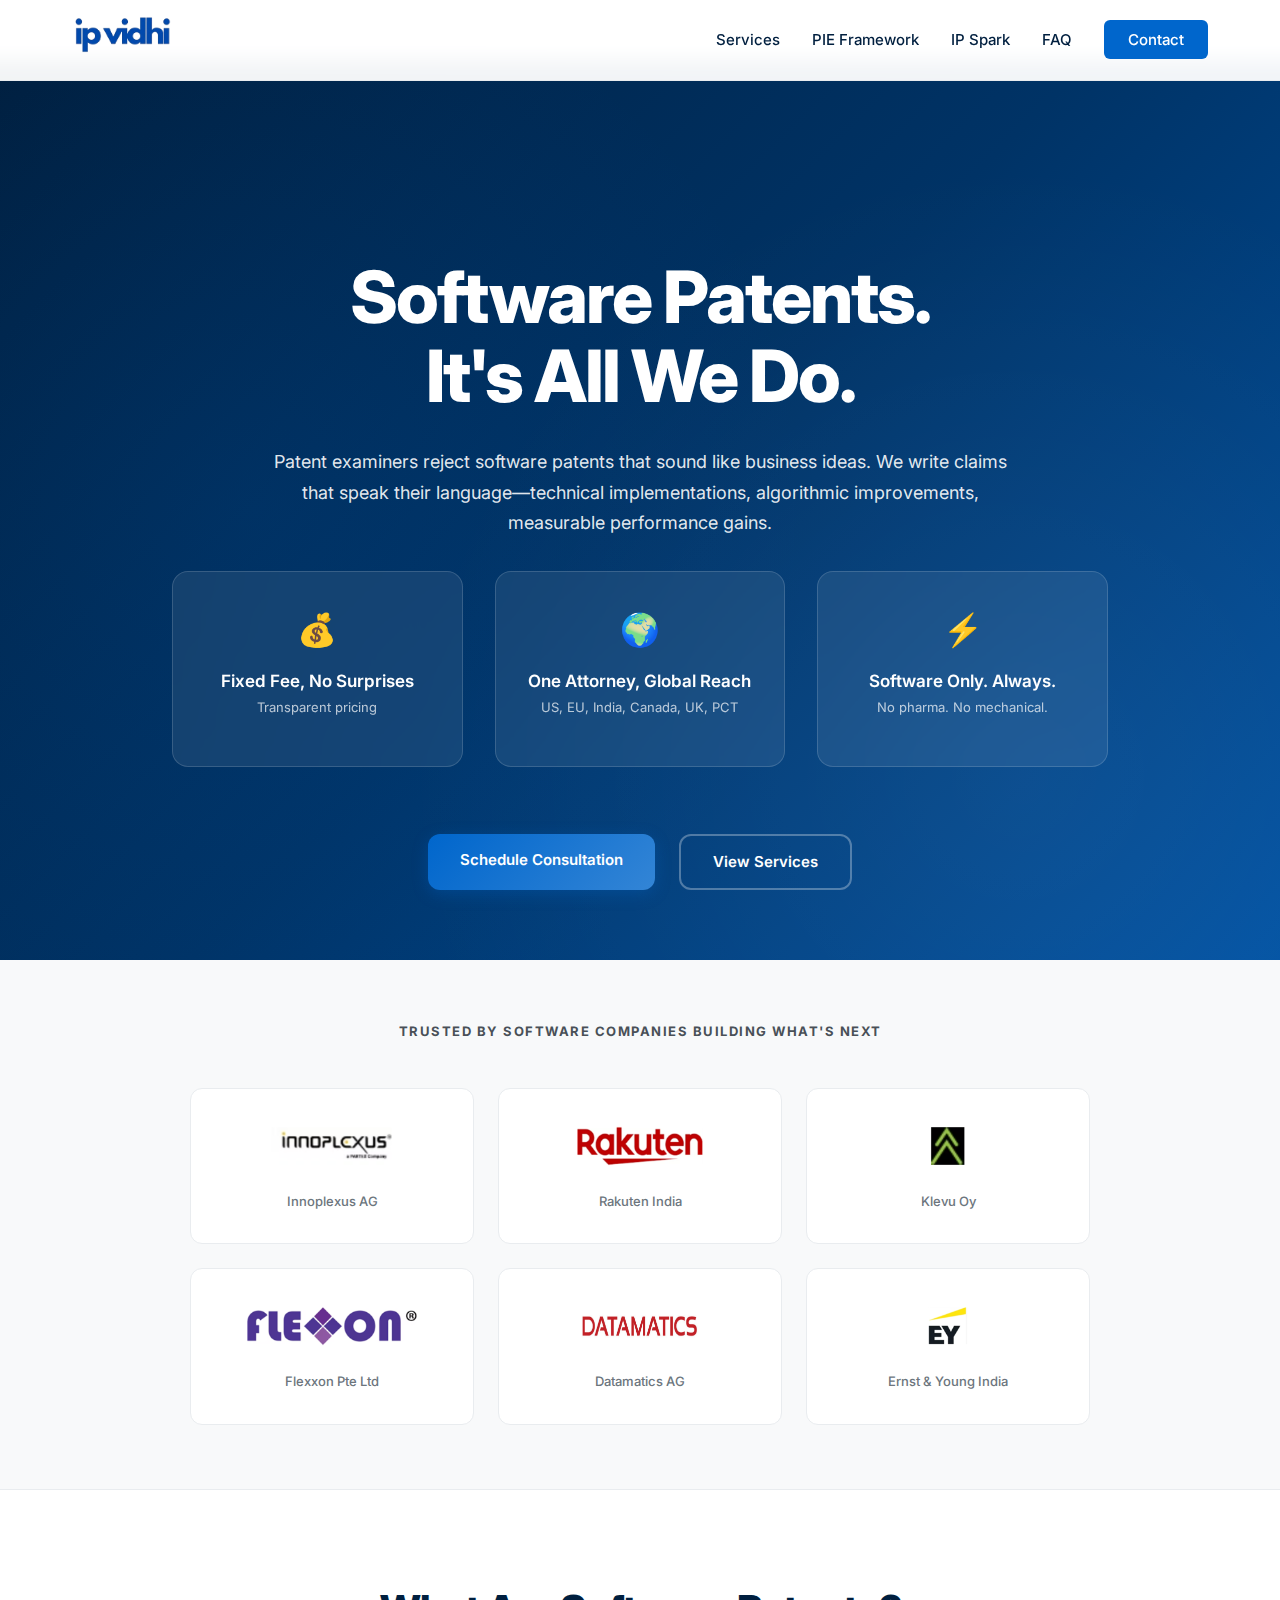
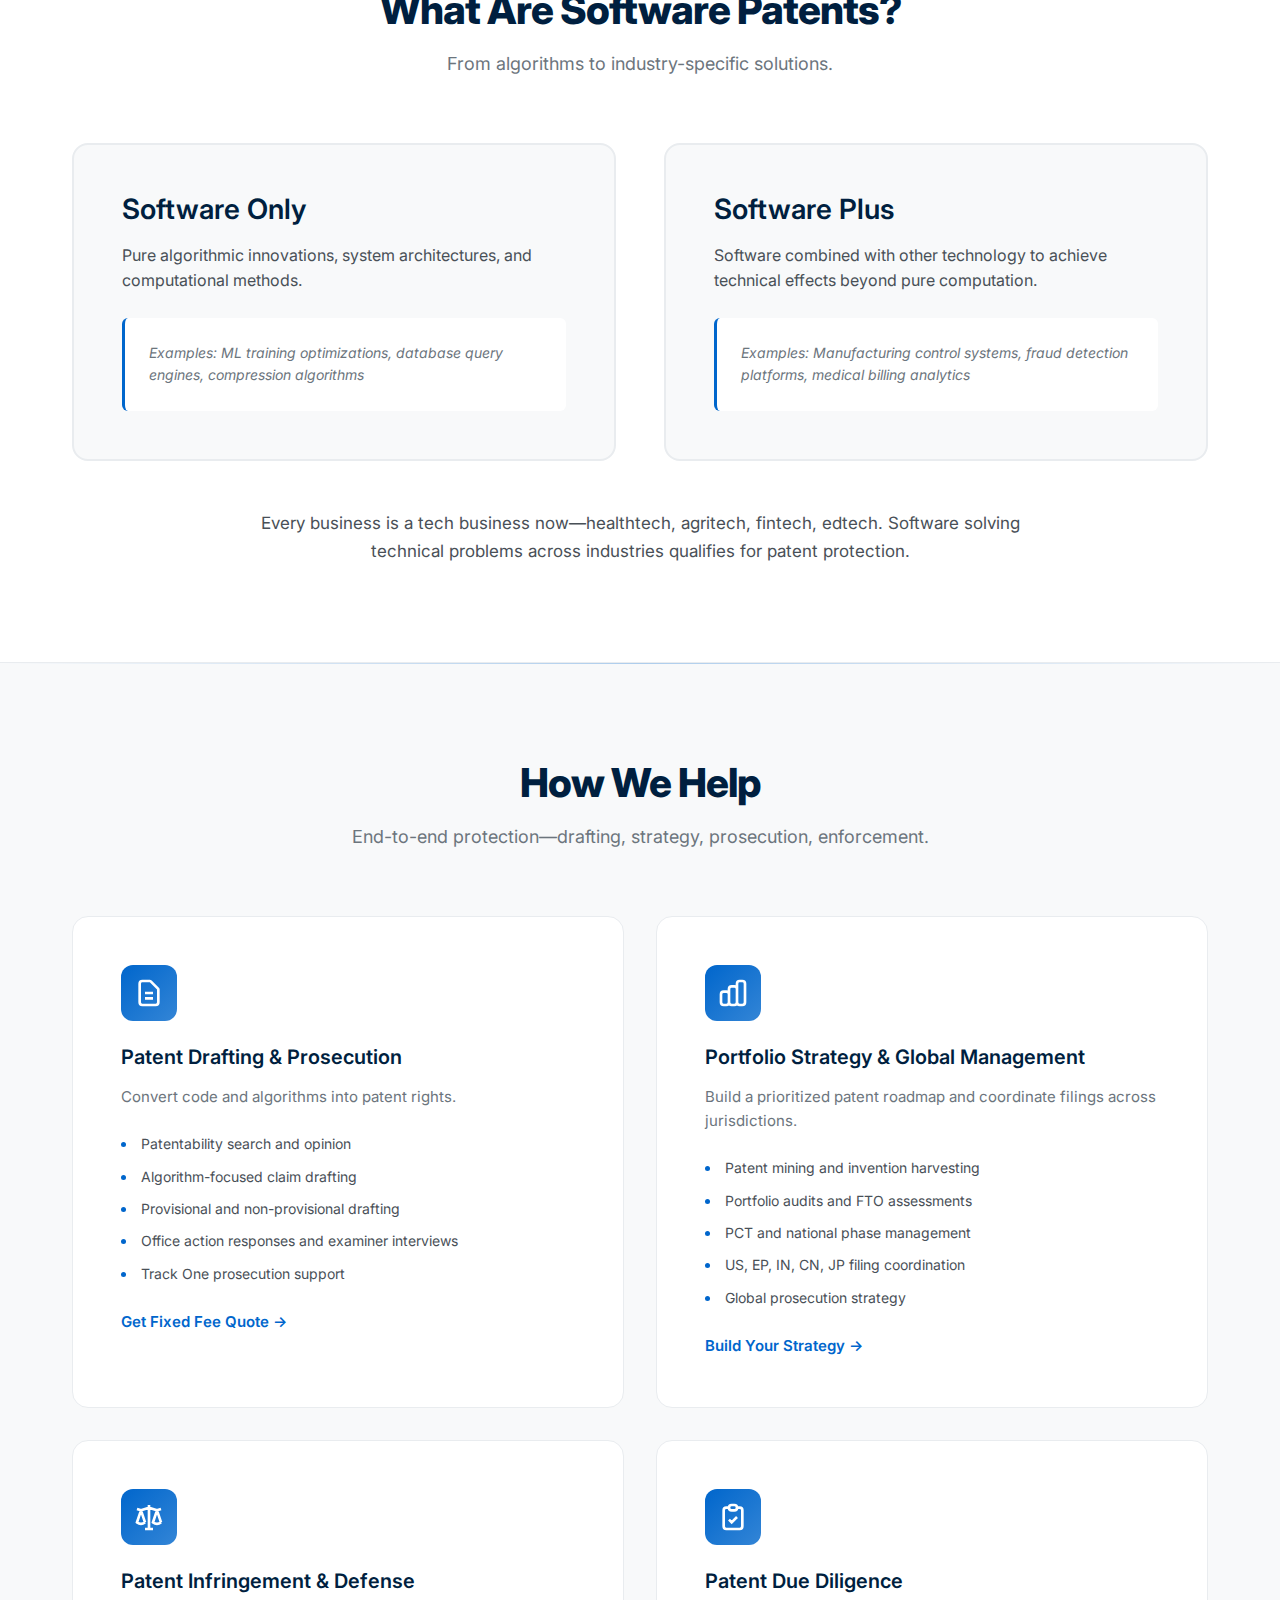
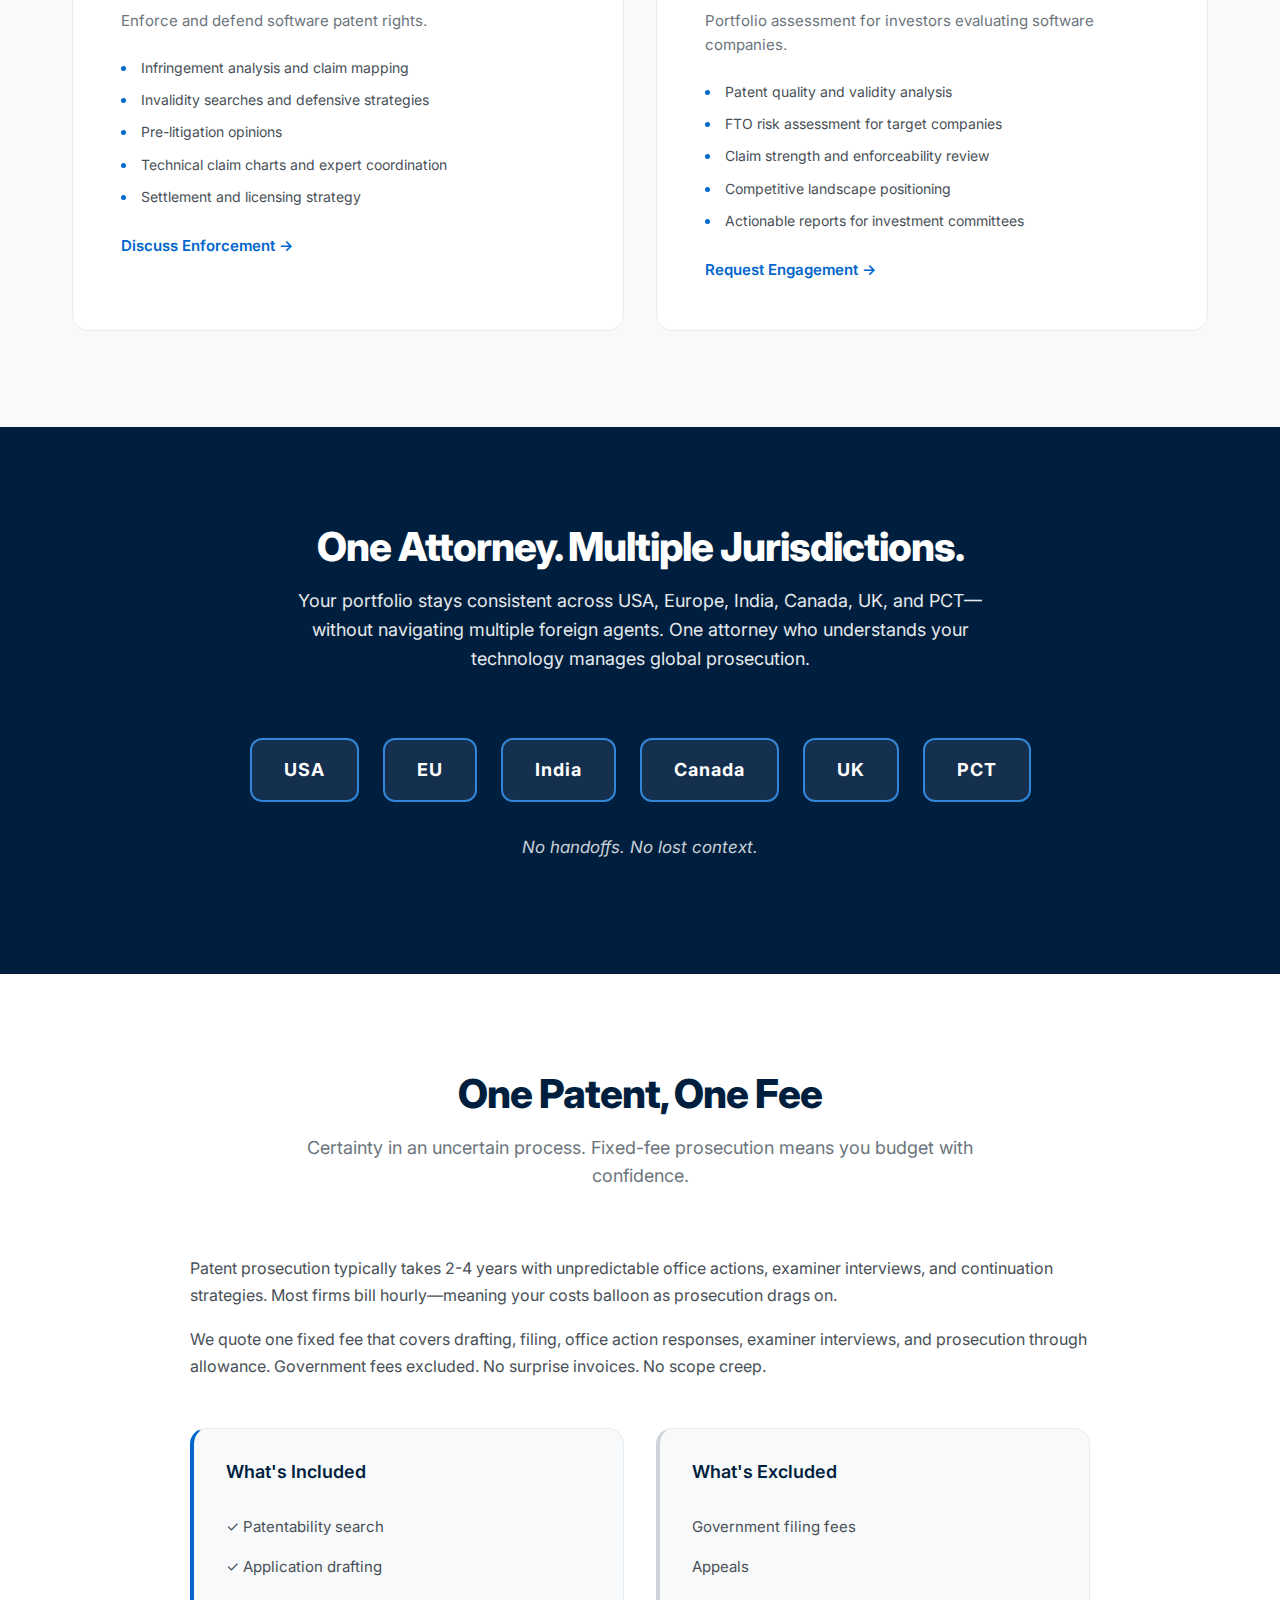
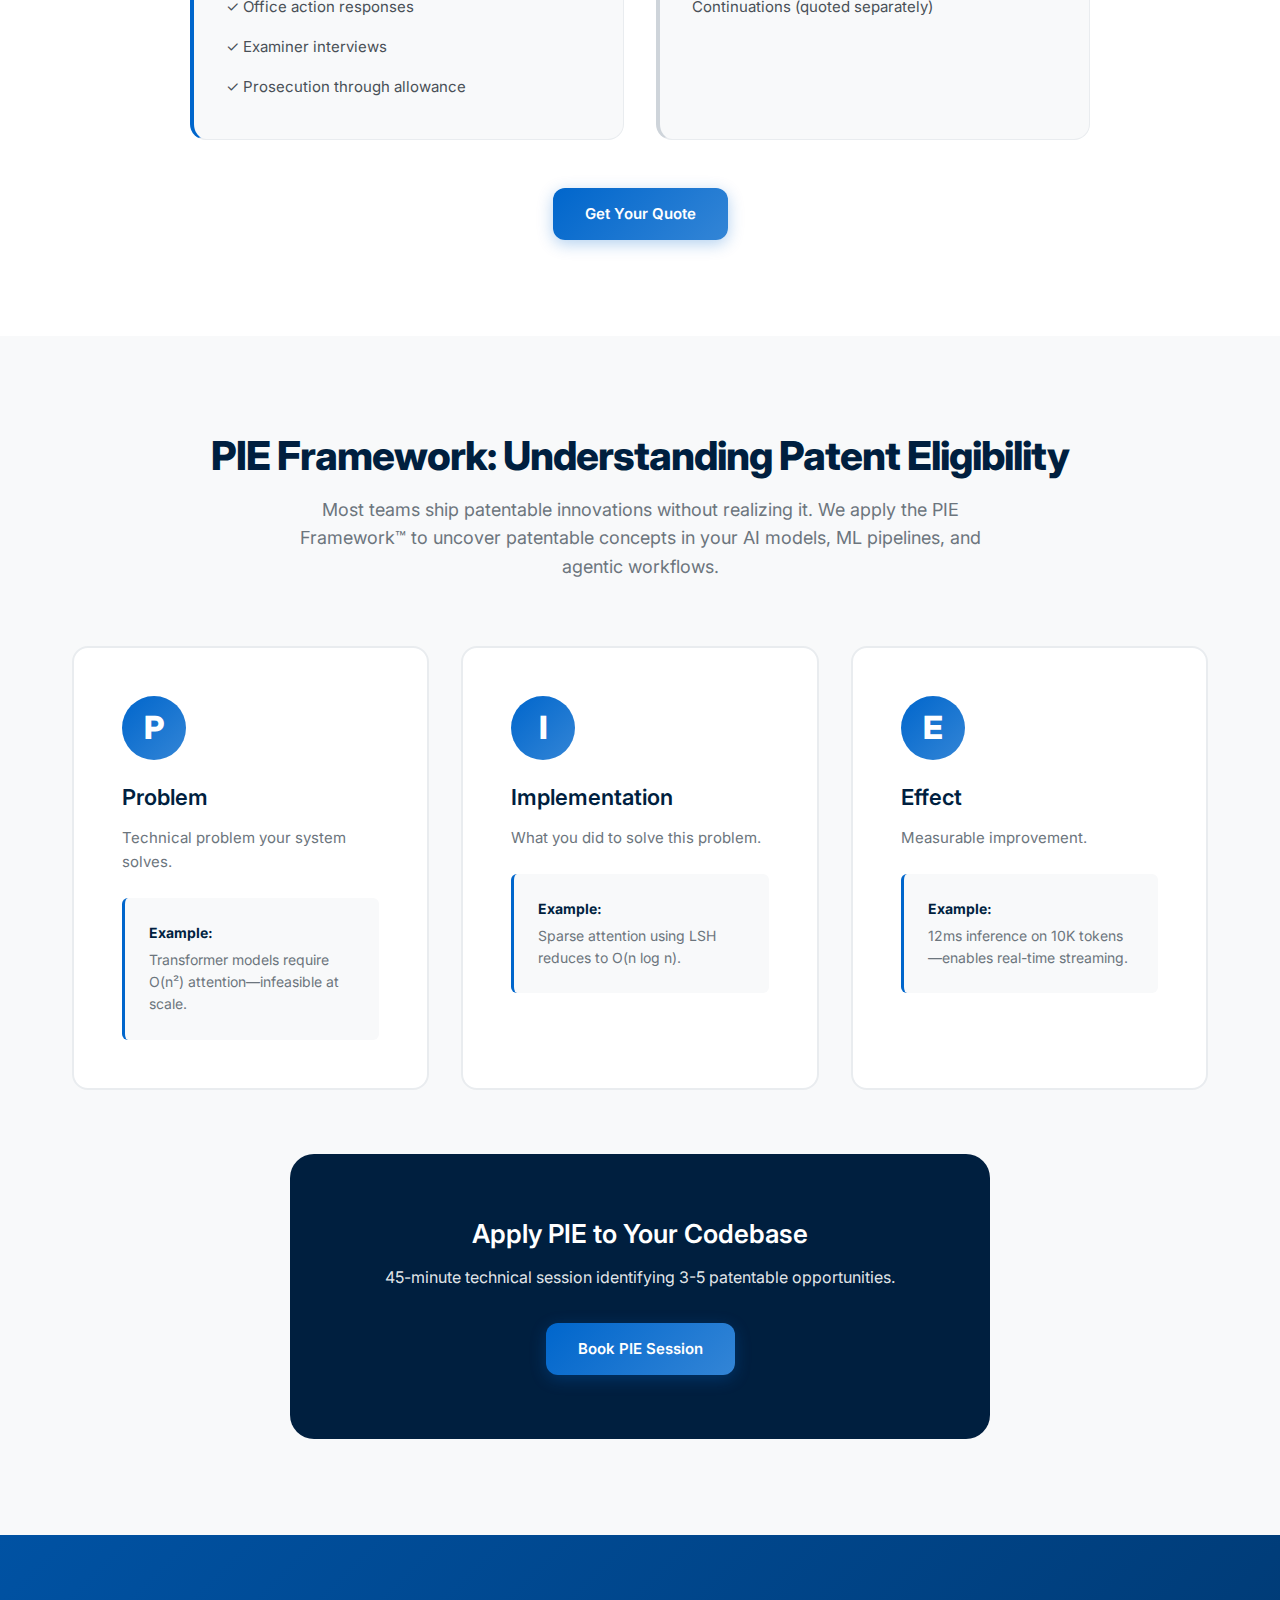
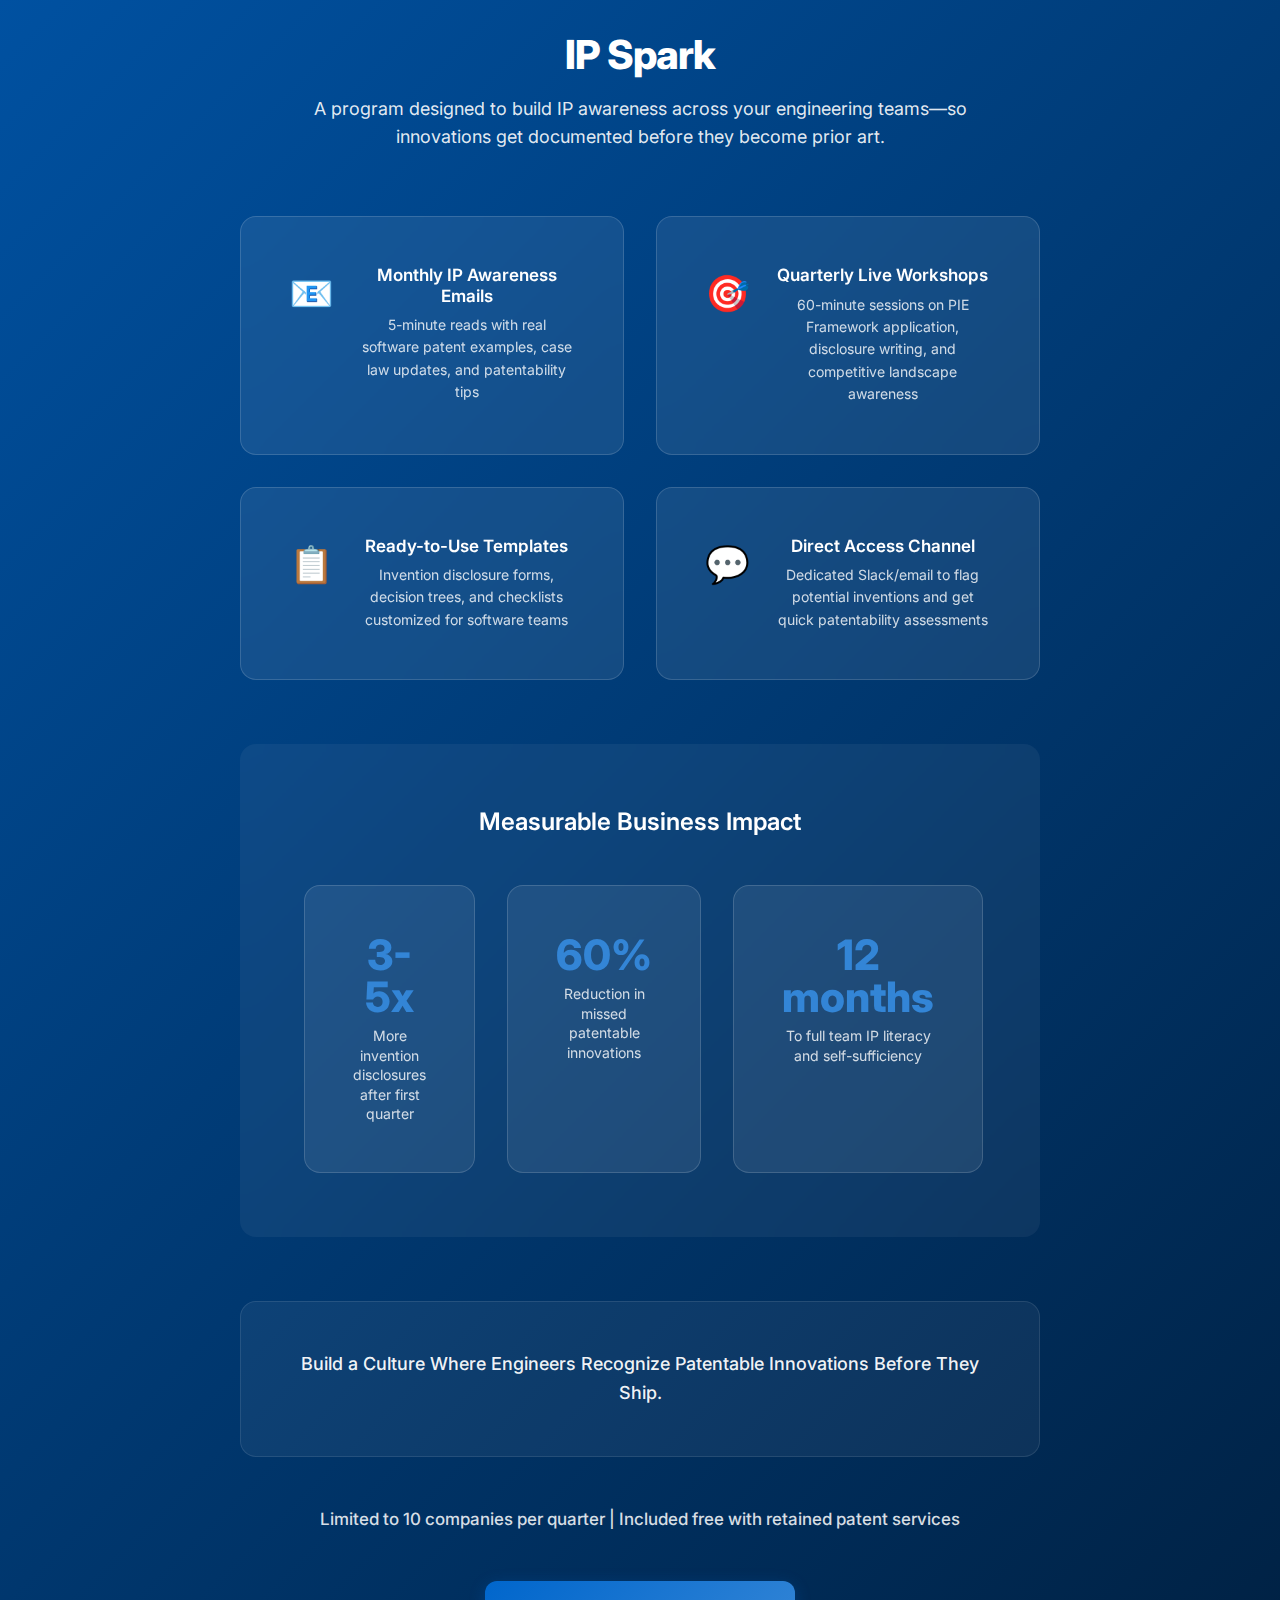
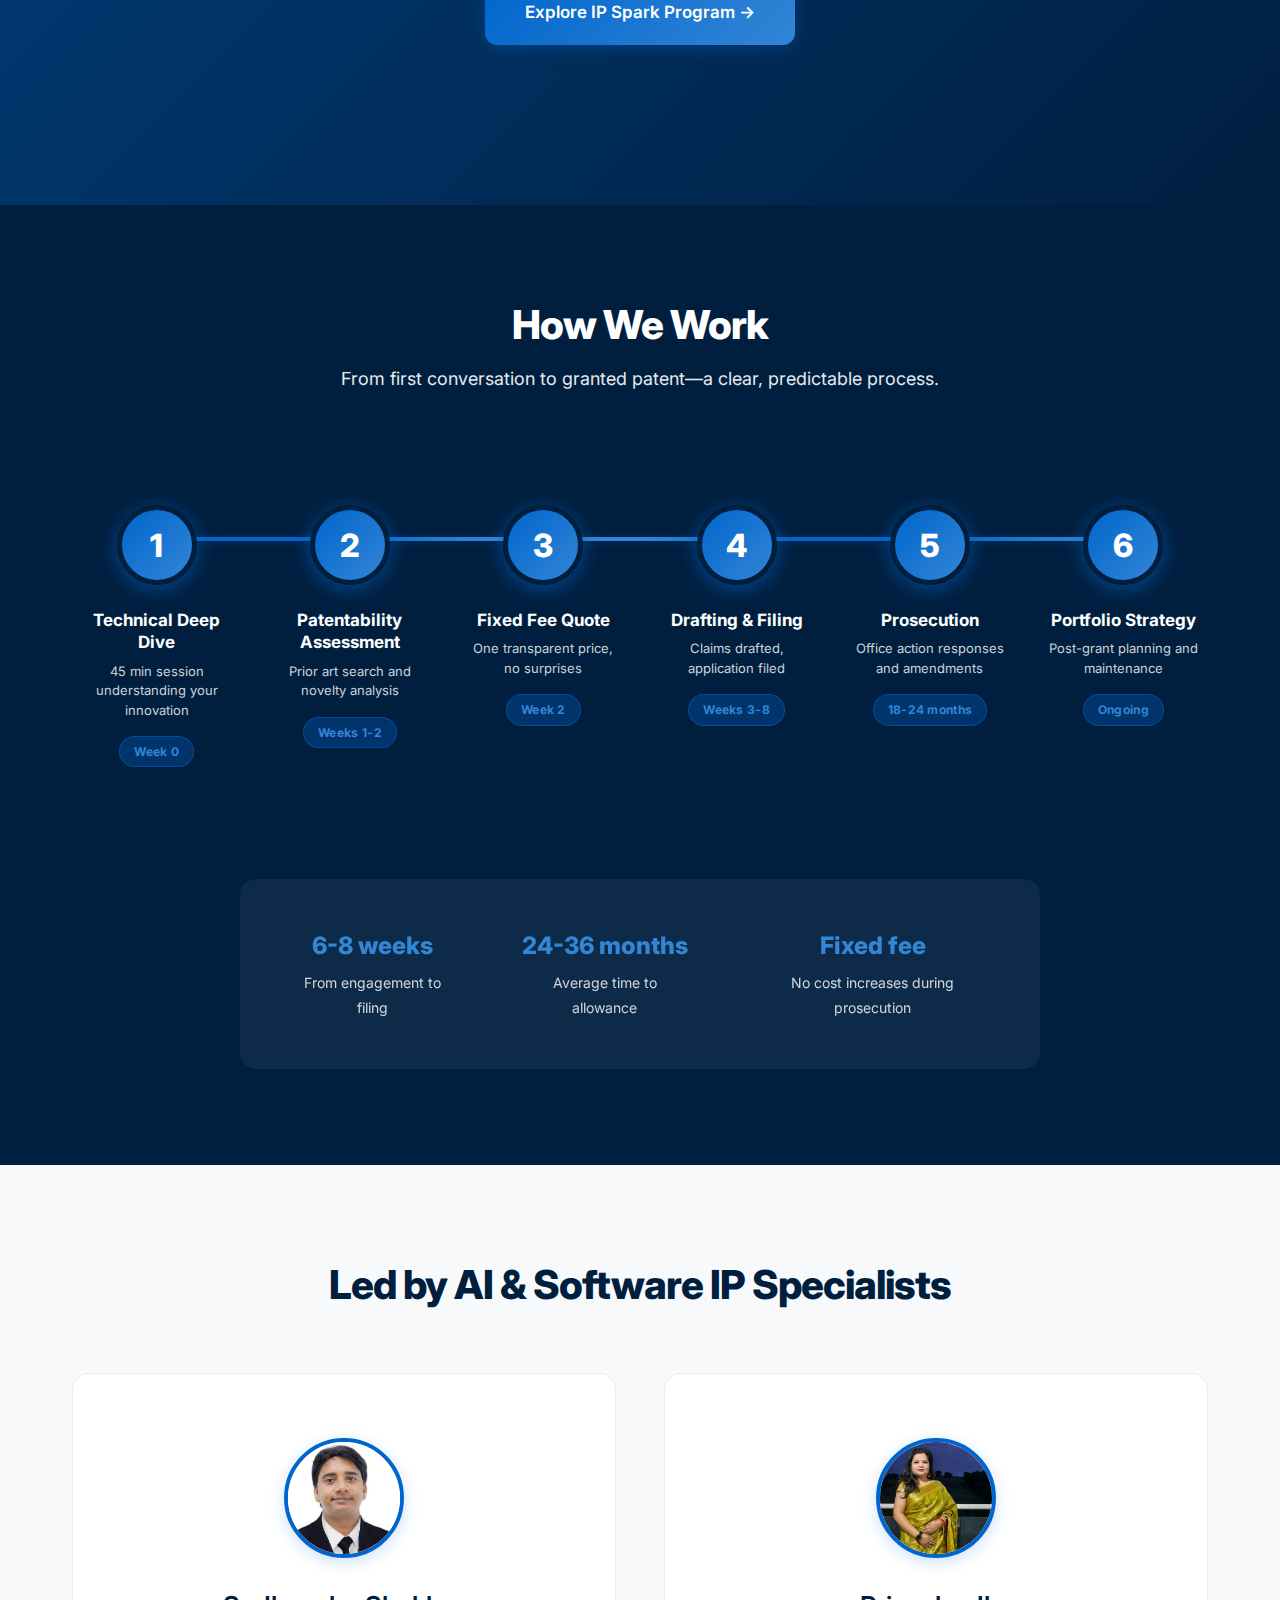
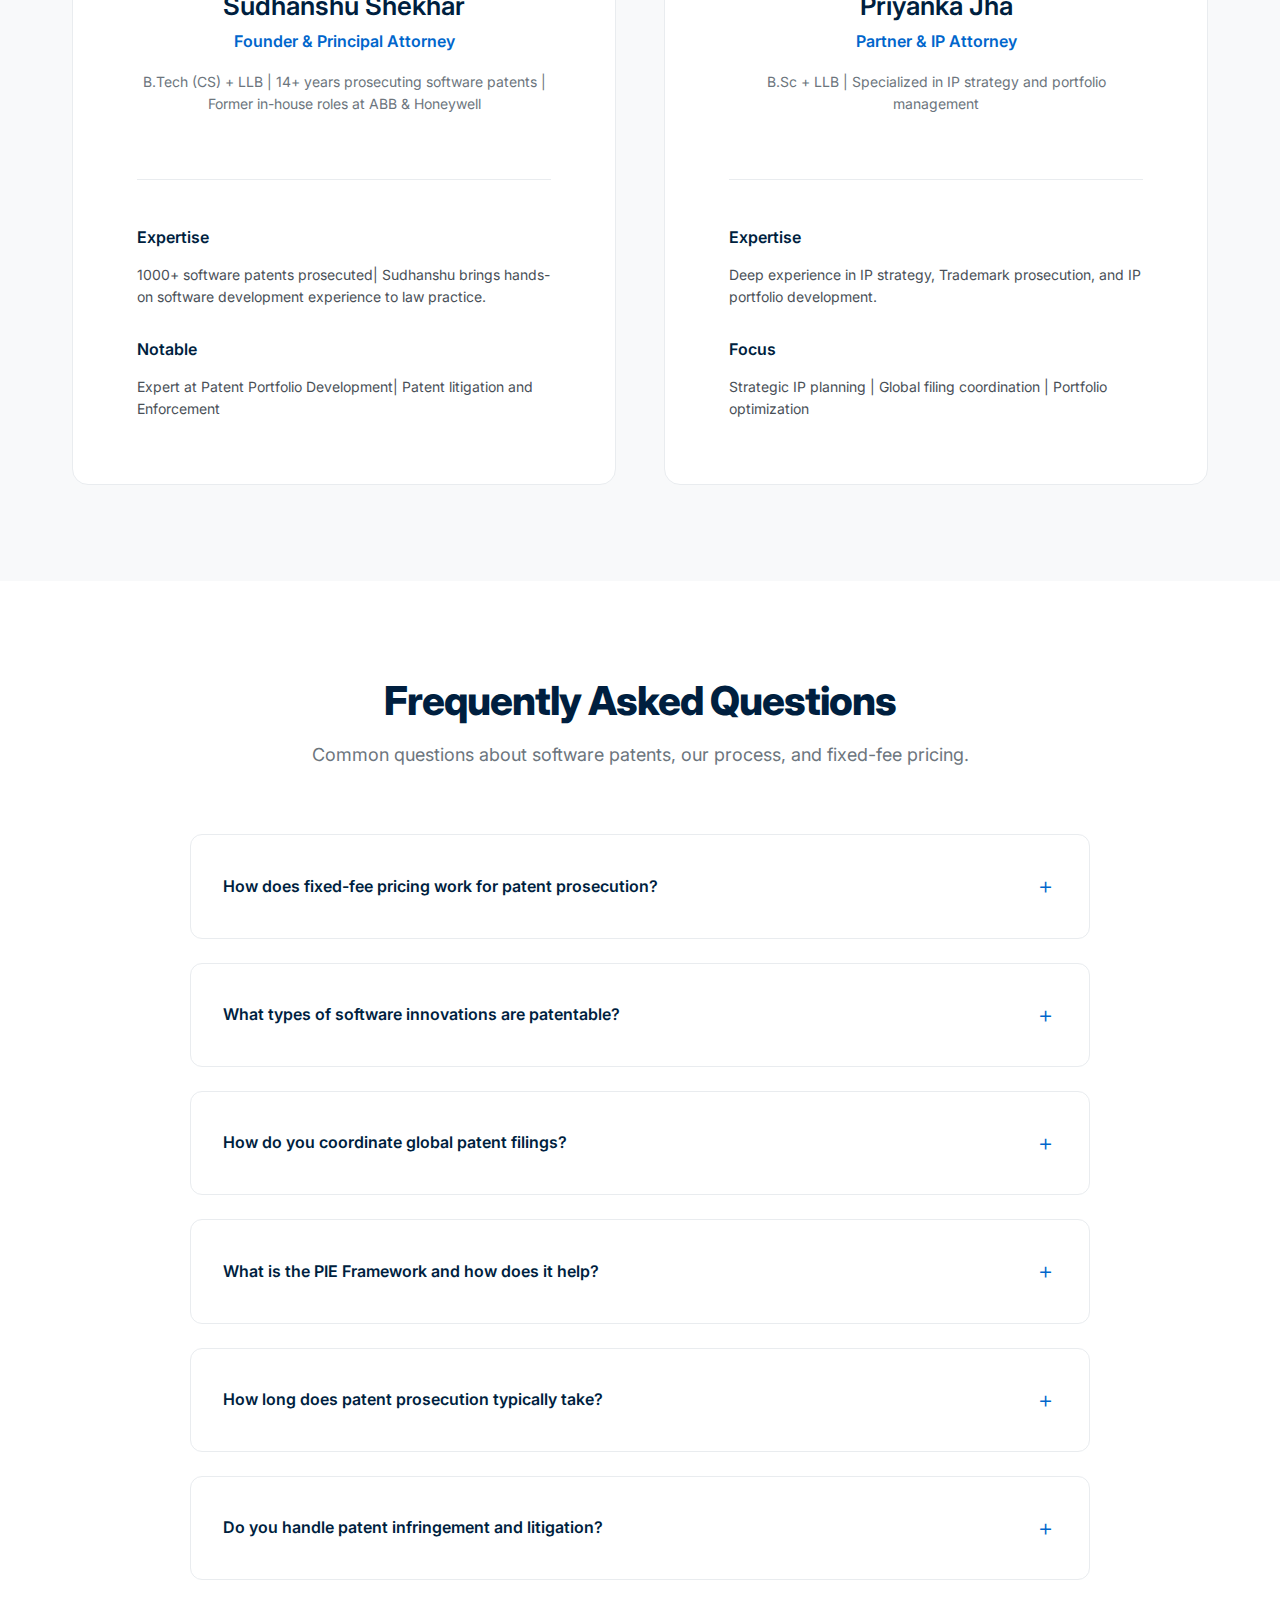
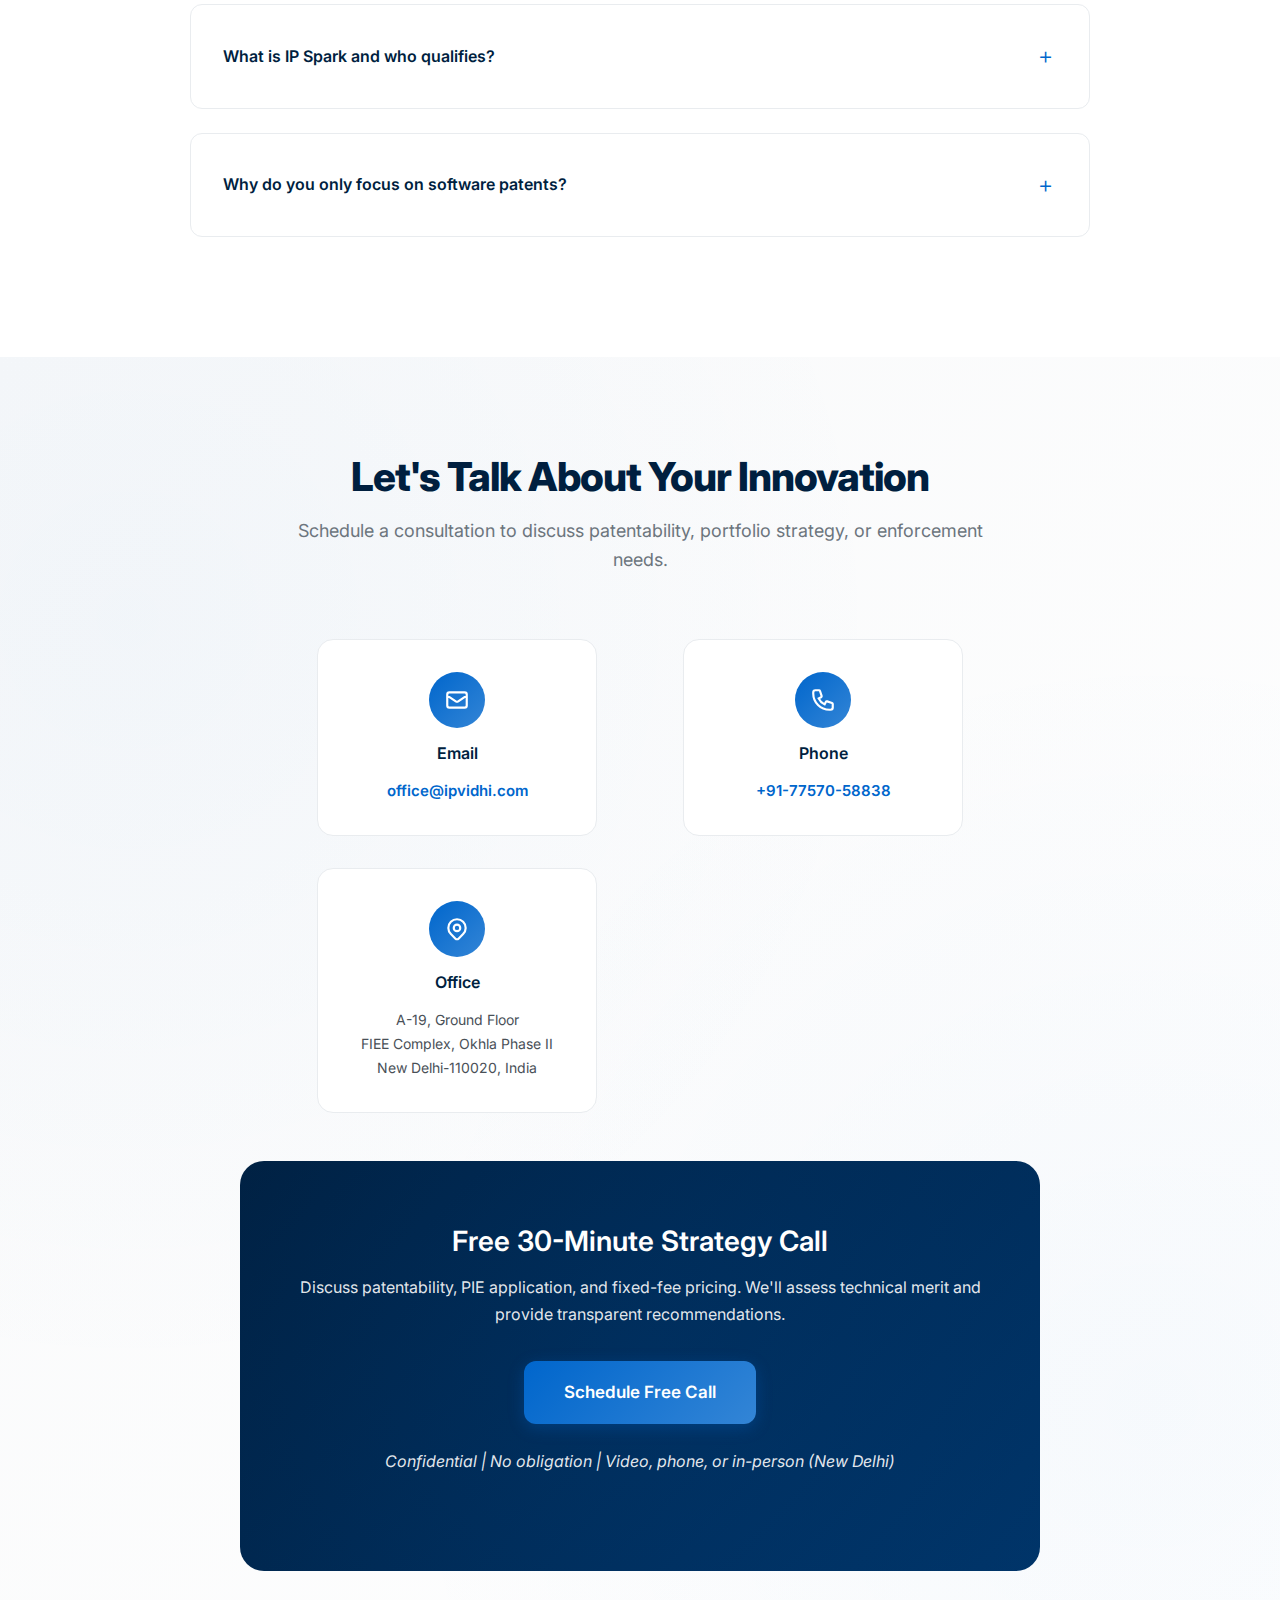
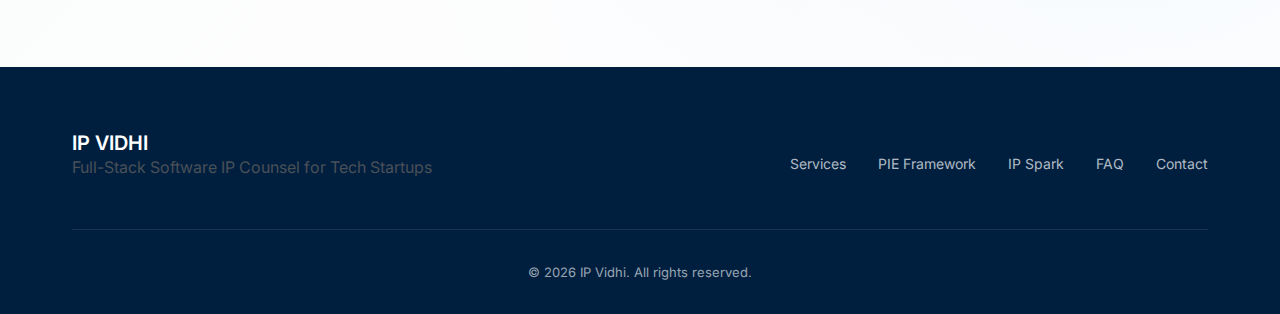
<file: index.html>
<!DOCTYPE html>
<html lang="en">
<head>
    <meta charset="UTF-8">
    <meta name="viewport" content="width=device-width, initial-scale=1.0">
    <meta name="description" content="Exclusive software patent law firm. Fixed-fee prosecution, global coordination, patent litigation for AI, ML, SaaS innovations.">
    <meta name="keywords" content="software patents, AI patents, machine learning patents, patent prosecution, patent litigation">
    
    <title>IP Vidhi - Software Patent Law Firm | Prosecution & Litigation</title>
    
    <link rel="preconnect" href="https://fonts.googleapis.com">
    <link rel="preconnect" href="https://fonts.gstatic.com" crossorigin>
    <link href="https://fonts.googleapis.com/css2?family=Inter:wght@300;400;500;600;700;800;900&display=swap" rel="stylesheet">
    
    <link rel="stylesheet" href="styles-final.css">
</head>
<body>

    
    <!-- Navigation Bar -->
    <nav id="navbar">
        <div class="container nav-container">
            <div class="nav-logo">
                <img src="logo.png" alt="IP Vidhi" class="logo-img">
            </div>
            <button class="nav-toggle" aria-label="Toggle navigation">
                <span class="hamburger"></span>
            </button>
            <ul class="nav-links">
                <li><a href="#services">Services</a></li>
                <li><a href="#pie-framework">PIE Framework</a></li>
                <li><a href="#ip-spark">IP Spark</a></li>
                <li><a href="#faq">FAQ</a></li>
                <li><a href="#contact" class="nav-cta">Contact</a></li>
            </ul>
        </div>
    </nav>
    
    <!-- 1. Hero Section -->
    <header id="hero">
        <div class="hero-bg-pattern"></div>
        <div class="container hero-content">
            <div class="hero-top">
                <h1>Software Patents.<br>It's All We Do.</h1>
                <p class="hero-description">Patent examiners reject software patents that sound like business ideas. We write claims that speak their language—technical implementations, algorithmic improvements, measurable performance gains.</p>
                
                <div class="value-props">
                    <div class="value-prop">
                        <div class="prop-icon">💰</div>
                        <div class="value-prop-content">
                            <h3>Fixed Fee, No Surprises</h3>
                            <p class="value-prop-subtext">Transparent pricing</p>
                        </div>
                    </div>
                    <div class="value-prop">
                        <div class="prop-icon">🌍</div>
                        <div class="value-prop-content">
                            <h3>One Attorney, Global Reach</h3>
                            <p class="value-prop-subtext">US, EU, India, Canada, UK, PCT</p>
                        </div>
                    </div>
                    <div class="value-prop">
                        <div class="prop-icon">⚡</div>
                        <div class="value-prop-content">
                            <h3>Software Only. Always.</h3>
                            <p class="value-prop-subtext">No pharma. No mechanical.</p>
                        </div>
                    </div>
                </div>
            </div>
            
            <div class="hero-cta">
                <a href="https://calendly.com/ipvidhi/30min" class="btn btn-primary">Schedule Consultation</a>
                <a href="#services" class="btn btn-secondary">View Services</a>
            </div>
        </div>
    </header>

    <main>
        
        <!-- 2. Client Logos -->
        <section id="clients">
            <div class="container">
                <h4 class="section-label">Trusted by Software Companies Building What's Next</h4>
                <div class="client-grid">
                    <div class="client-logo">
                        <img src="innoplexuslogo.png" alt="Innoplexus AG">
                        <span class="client-name">Innoplexus AG</span>
                    </div>
                    <div class="client-logo">
                        <img src="rakutenlogo.png" alt="Rakuten India">
                        <span class="client-name">Rakuten India</span>
                    </div>
                    <div class="client-logo">
                        <img src="KlevuLogo.png" alt="Klevu Oy">
                        <span class="client-name">Klevu Oy</span>
                    </div>
                    <div class="client-logo">
                        <img src="flexxonLogo.png" alt="Flexxon Pte Ltd">
                        <span class="client-name">Flexxon Pte Ltd</span>
                    </div>
                    <div class="client-logo">
                        <img src="datamaticslogo.png" alt="Datamatics AG">
                        <span class="client-name">Datamatics AG</span>
                    </div>
                    <div class="client-logo">
                        <img src="Eylogo.png" alt="Ernst & Young India">
                        <span class="client-name">Ernst & Young India</span>
                    </div>
                </div>
            </div>
        </section>

        <!-- 2.5 What Are Software Patents -->
        <section id="explained">
            <div class="container">
                <div class="section-header">
                    <h2>What Are Software Patents?</h2>
                    <p class="section-subtitle">From algorithms to industry-specific solutions.</p>
                </div>
                
                <div class="patent-types">
                    <div class="patent-type">
                        <h3>Software Only</h3>
                        <p>Pure algorithmic innovations, system architectures, and computational methods.</p>
                        <div class="examples">Examples: ML training optimizations, database query engines, compression algorithms</div>
                    </div>
                    <div class="patent-type">
                        <h3>Software Plus</h3>
                        <p>Software combined with other technology to achieve technical effects beyond pure computation.</p>
                        <div class="examples">Examples: Manufacturing control systems, fraud detection platforms, medical billing analytics</div>
                    </div>
                </div>
                
                <p class="explained-footer">Every business is a tech business now—healthtech, agritech, fintech, edtech. Software solving technical problems across industries qualifies for patent protection.</p>
            </div>
        </section>

        <!-- 3. Services -->
        <section id="services">
            <div class="container">
                <div class="section-header">
                    <h2>How We Help</h2>
                    <p class="section-subtitle">End-to-end protection—drafting, strategy, prosecution, enforcement.</p>
                </div>
                
                <div class="services-grid">
                    
                    <!-- Service 1 -->
                    <div class="service-card">
                        <div class="service-icon">
                            <svg width="32" height="32" viewBox="0 0 24 24" fill="none" stroke="currentColor" stroke-width="2">
                                <path d="M9 12h6m-6 4h6m2 5H7a2 2 0 01-2-2V5a2 2 0 012-2h5.586a1 1 0 01.707.293l5.414 5.414a1 1 0 01.293.707V19a2 2 0 01-2 2z"/>
                            </svg>
                        </div>
                        <h3>Patent Drafting & Prosecution</h3>
                        <p>Convert code and algorithms into patent rights.</p>
                        <ul class="service-list">
                            <li>Patentability search and opinion</li>
                            <li>Algorithm-focused claim drafting</li>
                            <li>Provisional and non-provisional drafting</li>
                            <li>Office action responses and examiner interviews</li>
                            <li>Track One prosecution support</li>
                        </ul>
                        <a href="#schedule-call" class="service-cta">Get Fixed Fee Quote →</a>
                    </div>
                    
                    <!-- Service 2 -->
                    <div class="service-card">
                        <div class="service-icon">
                            <svg width="32" height="32" viewBox="0 0 24 24" fill="none" stroke="currentColor" stroke-width="2">
                                <path d="M9 19v-6a2 2 0 00-2-2H5a2 2 0 00-2 2v6a2 2 0 002 2h2a2 2 0 002-2zm0 0V9a2 2 0 012-2h2a2 2 0 012 2v10m-6 0a2 2 0 002 2h2a2 2 0 002-2m0 0V5a2 2 0 012-2h2a2 2 0 012 2v14a2 2 0 01-2 2h-2a2 2 0 01-2-2z"/>
                            </svg>
                        </div>
                        <h3>Portfolio Strategy & Global Management</h3>
                        <p>Build a prioritized patent roadmap and coordinate filings across jurisdictions.</p>
                        <ul class="service-list">
                            <li>Patent mining and invention harvesting</li>
                            <li>Portfolio audits and FTO assessments</li>
                            <li>PCT and national phase management</li>
                            <li>US, EP, IN, CN, JP filing coordination</li>
                            <li>Global prosecution strategy</li>
                        </ul>
                        <a href="#schedule-call" class="service-cta">Build Your Strategy →</a>
                    </div>
                    
                    <!-- Service 3 -->
                    <div class="service-card">
                        <div class="service-icon">
                            <svg width="32" height="32" viewBox="0 0 24 24" fill="none" stroke="currentColor" stroke-width="2">
                                <path d="M3 6l3 1m0 0l-3 9a5.002 5.002 0 006.001 0M6 7l3 9M6 7l6-2m6 2l3-1m-3 1l-3 9a5.002 5.002 0 006.001 0M18 7l3 9m-3-9l-6-2m0-2v2m0 16V5m0 16H9m3 0h3"/>
                            </svg>
                        </div>
                        <h3>Patent Infringement & Defense</h3>
                        <p>Enforce and defend software patent rights.</p>
                        <ul class="service-list">
                            <li>Infringement analysis and claim mapping</li>
                            <li>Invalidity searches and defensive strategies</li>
                            <li>Pre-litigation opinions</li>
                            <li>Technical claim charts and expert coordination</li>
                            <li>Settlement and licensing strategy</li>
                        </ul>
                        <a href="#schedule-call" class="service-cta">Discuss Enforcement →</a>
                    </div>
                    
                    <!-- Service 4 -->
                    <div class="service-card">
                        <div class="service-icon">
                            <svg width="32" height="32" viewBox="0 0 24 24" fill="none" stroke="currentColor" stroke-width="2">
                                <path d="M9 5H7a2 2 0 00-2 2v12a2 2 0 002 2h10a2 2 0 002-2V7a2 2 0 00-2-2h-2M9 5a2 2 0 002 2h2a2 2 0 002-2M9 5a2 2 0 012-2h2a2 2 0 012 2m-6 9l2 2 4-4"/>
                            </svg>
                        </div>
                        <h3>Patent Due Diligence</h3>
                        <p>Portfolio assessment for investors evaluating software companies.</p>
                        <ul class="service-list">
                            <li>Patent quality and validity analysis</li>
                            <li>FTO risk assessment for target companies</li>
                            <li>Claim strength and enforceability review</li>
                            <li>Competitive landscape positioning</li>
                            <li>Actionable reports for investment committees</li>
                        </ul>
                        <a href="#schedule-call" class="service-cta">Request Engagement →</a>
                    </div>
                    
                </div>
            </div>
        </section>

        <!-- 4. Network of Jurisdictions -->
        <section id="jurisdictions">
            <div class="container">
                <div class="section-header">
                    <h2>One Attorney. Multiple Jurisdictions.</h2>
                    <p class="section-subtitle">Your portfolio stays consistent across USA, Europe, India, Canada, UK, and PCT—without navigating multiple foreign agents. One attorney who understands your technology manages global prosecution.</p>
                </div>
                
                <div class="jurisdiction-badges">
                    <div class="jurisdiction-badge">USA</div>
                    <div class="jurisdiction-badge">EU</div>
                    <div class="jurisdiction-badge">India</div>
                    <div class="jurisdiction-badge">Canada</div>
                    <div class="jurisdiction-badge">UK</div>
                    <div class="jurisdiction-badge">PCT</div>
                </div>
                
                <p class="jurisdiction-footer">No handoffs. No lost context.</p>
            </div>
        </section>

        <!-- 5. One Patent One Fee -->
        <section id="fixed-fee">
            <div class="container">
                <div class="section-header">
                    <h2>One Patent, One Fee</h2>
                    <p class="section-subtitle">Certainty in an uncertain process. Fixed-fee prosecution means you budget with confidence.</p>
                </div>
                
                <div class="fee-content">
                    <div class="fee-explanation">
                        <p>Patent prosecution typically takes 2-4 years with unpredictable office actions, examiner interviews, and continuation strategies. Most firms bill hourly—meaning your costs balloon as prosecution drags on.</p>
                        <p>We quote one fixed fee that covers drafting, filing, office action responses, examiner interviews, and prosecution through allowance. Government fees excluded. No surprise invoices. No scope creep.</p>
                    </div>
                    
                    <div class="fee-details">
                        <div class="fee-included">
                            <h3>What's Included</h3>
                            <ul>
                                <li>✓ Patentability search</li>
                                <li>✓ Application drafting</li>
                                <li>✓ Office action responses</li>
                                <li>✓ Examiner interviews</li>
                                <li>✓ Prosecution through allowance</li>
                            </ul>
                        </div>
                        <div class="fee-excluded">
                            <h3>What's Excluded</h3>
                            <ul>
                                <li>Government filing fees</li>
                                <li>Appeals</li>
                                <li>Continuations (quoted separately)</li>
                            </ul>
                        </div>
                    </div>
                </div>
                
                <div class="fee-cta">
                    <a href="#contact" class="btn btn-primary">Get Your Quote</a>
                </div>
            </div>
        </section>

        <!-- 6. PIE Framework -->
        <section id="pie-framework">
            <div class="container">
                <div class="section-header">
                    <h2>PIE Framework: Understanding Patent Eligibility</h2>
                    <p class="section-subtitle">Most teams ship patentable innovations without realizing it. We apply the PIE Framework™ to uncover patentable concepts in your AI models, ML pipelines, and agentic workflows.</p>
                </div>
                
                <div class="pie-cards">
                    <div class="pie-card">
                        <div class="pie-letter">P</div>
                        <h3>Problem</h3>
                        <p>Technical problem your system solves.</p>
                        <div class="pie-example">
                            <strong>Example:</strong> Transformer models require O(n²) attention—infeasible at scale.
                        </div>
                    </div>
                    
                    <div class="pie-card">
                        <div class="pie-letter">I</div>
                        <h3>Implementation</h3>
                        <p>What you did to solve this problem.</p>
                        <div class="pie-example">
                            <strong>Example:</strong> Sparse attention using LSH reduces to O(n log n).
                        </div>
                    </div>
                    
                    <div class="pie-card">
                        <div class="pie-letter">E</div>
                        <h3>Effect</h3>
                        <p>Measurable improvement.</p>
                        <div class="pie-example">
                            <strong>Example:</strong> 12ms inference on 10K tokens—enables real-time streaming.
                        </div>
                    </div>
                </div>
                
                <div class="pie-cta-box">
                    <h3>Apply PIE to Your Codebase</h3>
                    <p>45-minute technical session identifying 3-5 patentable opportunities.</p>
                    <a href="#contact" class="btn btn-primary">Book PIE Session</a>
                </div>
            </div>
        </section>

        <!-- 7. IP Spark - Business Program -->
        <section id="ip-spark">
            <div class="container">
                <div class="section-header">
                    <h2>IP Spark</h2>
                    <p class="section-subtitle">A program designed to build IP awareness across your engineering teams—so innovations get documented before they become prior art.</p>
                </div>
                
                <div class="spark-value-prop">

                
                <!-- What You Get -->
                <div class="spark-deliverables">
                    <div class="deliverable-item">
                        <div class="deliverable-icon">📧</div>
                        <div class="deliverable-content">
                            <h4>Monthly IP Awareness Emails</h4>
                            <p>5-minute reads with real software patent examples, case law updates, and patentability tips</p>
                        </div>
                    </div>
                    
                    <div class="deliverable-item">
                        <div class="deliverable-icon">🎯</div>
                        <div class="deliverable-content">
                            <h4>Quarterly Live Workshops</h4>
                            <p>60-minute sessions on PIE Framework application, disclosure writing, and competitive landscape awareness</p>
                        </div>
                    </div>
                    
                    <div class="deliverable-item">
                        <div class="deliverable-icon">📋</div>
                        <div class="deliverable-content">
                            <h4>Ready-to-Use Templates</h4>
                            <p>Invention disclosure forms, decision trees, and checklists customized for software teams</p>
                        </div>
                    </div>
                    
                    <div class="deliverable-item">
                        <div class="deliverable-icon">💬</div>
                        <div class="deliverable-content">
                            <h4>Direct Access Channel</h4>
                            <p>Dedicated Slack/email to flag potential inventions and get quick patentability assessments</p>
                        </div>
                    </div>
                </div>
                
                <!-- Business Outcomes -->
                <div class="spark-results">
                    <h3>Measurable Business Impact</h3>
                    <div class="results-grid">
                        <div class="result-card">
                            <div class="result-number">3-5x</div>
                            <p>More invention disclosures after first quarter</p>
                        </div>
                        <div class="result-card">
                            <div class="result-number">60%</div>
                            <p>Reduction in missed patentable innovations</p>
                        </div>
                        <div class="result-card">
                            <div class="result-number">12 months</div>
                            <p>To full team IP literacy and self-sufficiency</p>
                        </div>
                    </div>
                </div>
                
                <!-- Closing Note -->
                <div class="spark-closing">
                    <p>Build a Culture Where Engineers Recognize Patentable Innovations Before They Ship.</p>
                </div>
                
                <p class="spark-availability">Limited to 10 companies per quarter | Included free with retained patent services</p>
                
                <!-- IP Spark CTA -->
                <div style="text-align: center; margin-top: 48px;">
                    <a href="https://spark.ipvidhi.com" target="_blank" rel="noopener" class="btn btn-primary btn-large">Explore IP Spark Program →</a>
                </div>
            </div>
        </section>

        <!-- 8. Process - Horizontal Timeline -->
        <section id="process">
            <div class="container">
                <div class="section-header">
                    <h2>How We Work</h2>
                    <p class="section-subtitle">From first conversation to granted patent—a clear, predictable process.</p>
                </div>
                
                <div class="process-horizontal">
                    <div class="process-line"></div>
                    <div class="process-steps-horizontal">
                        
                        <div class="process-step-h">
                            <div class="step-marker-h">
                                <div class="step-number-h">1</div>
                            </div>
                            <div class="step-content-h">
                                <h4>Technical Deep Dive</h4>
                                <p>45 min session understanding your innovation</p>
                                <span class="step-duration-h">Week 0</span>
                            </div>
                        </div>
                        
                        <div class="process-step-h">
                            <div class="step-marker-h">
                                <div class="step-number-h">2</div>
                            </div>
                            <div class="step-content-h">
                                <h4>Patentability Assessment</h4>
                                <p>Prior art search and novelty analysis</p>
                                <span class="step-duration-h">Weeks 1-2</span>
                            </div>
                        </div>
                        
                        <div class="process-step-h">
                            <div class="step-marker-h">
                                <div class="step-number-h">3</div>
                            </div>
                            <div class="step-content-h">
                                <h4>Fixed Fee Quote</h4>
                                <p>One transparent price, no surprises</p>
                                <span class="step-duration-h">Week 2</span>
                            </div>
                        </div>
                        
                        <div class="process-step-h">
                            <div class="step-marker-h">
                                <div class="step-number-h">4</div>
                            </div>
                            <div class="step-content-h">
                                <h4>Drafting & Filing</h4>
                                <p>Claims drafted, application filed</p>
                                <span class="step-duration-h">Weeks 3-8</span>
                            </div>
                        </div>
                        
                        <div class="process-step-h">
                            <div class="step-marker-h">
                                <div class="step-number-h">5</div>
                            </div>
                            <div class="step-content-h">
                                <h4>Prosecution</h4>
                                <p>Office action responses and amendments</p>
                                <span class="step-duration-h">18-24 months</span>
                            </div>
                        </div>
                        
                        <div class="process-step-h">
                            <div class="step-marker-h">
                                <div class="step-number-h">6</div>
                            </div>
                            <div class="step-content-h">
                                <h4>Portfolio Strategy</h4>
                                <p>Post-grant planning and maintenance</p>
                                <span class="step-duration-h">Ongoing</span>
                            </div>
                        </div>
                        
                    </div>
                </div>
                
                <div class="process-summary">
                    <div class="summary-item">
                        <strong>6-8 weeks</strong>
                        <span>From engagement to filing</span>
                    </div>
                    <div class="summary-item">
                        <strong>24-36 months</strong>
                        <span>Average time to allowance</span>
                    </div>
                    <div class="summary-item">
                        <strong>Fixed fee</strong>
                        <span>No cost increases during prosecution</span>
                    </div>
                </div>
            </div>
        </section>

        <!-- 9. Founders -->
        <section id="founder">
            <div class="container">
                <div class="section-header">
                    <h2>Led by AI & Software IP Specialists</h2>
                </div>
                
                <div class="founders-grid">
                    <!-- Founder 1: Sudhanshu Shekhar -->
                    <div class="founder-card">
                        <div class="founder-photo">
                            <img src="founder-sudhanshu.jpg" alt="Sudhanshu Shekhar" class="founder-img">
                        </div>
                        <div class="founder-info">
                            <h3>Sudhanshu Shekhar</h3>
                            <p class="founder-title">Founder & Principal Attorney</p>
                            <p class="founder-credentials">B.Tech (CS) + LLB | 14+ years prosecuting software patents | Former in-house roles at ABB & Honeywell</p>
                        </div>
                        
                        <div class="founder-details">
                            <div class="detail-block">
                                <h4>Expertise</h4>
                                <p>1000+ software patents prosecuted| Sudhanshu brings hands-on software development experience to law practice.</p>
                            </div>
                            
                            <div class="detail-block">
                                <h4>Notable</h4>
                                <p> Expert at Patent Portfolio Development| Patent litigation and Enforcement </p>
                            </div>
                        </div>
                    </div>
                    
                    <!-- Founder 2: Priyanka Jha -->
                    <div class="founder-card">
                        <div class="founder-photo">
                            <img src="founder-priyanka.jpg" alt="Priyanka Jha" class="founder-img">
                        </div>
                        <div class="founder-info">
                            <h3>Priyanka Jha</h3>
                            <p class="founder-title">Partner & IP Attorney</p>
                            <p class="founder-credentials">B.Sc + LLB | Specialized in IP strategy and portfolio management</p>
                        </div>
                        
                        <div class="founder-details">
                            <div class="detail-block">
                                <h4>Expertise</h4>
                                <p>Deep experience in IP strategy, Trademark prosecution, and IP portfolio development.</p>
                            </div>
                            
                            <div class="detail-block">
                                <h4>Focus</h4>
                                <p>Strategic IP planning | Global filing coordination | Portfolio optimization </p>
                            </div>
                        </div>
                    </div>
                </div>
            </div>
        </section>

        <!-- 10. FAQ -->
        <section id="faq">
            <div class="container">
                <div class="section-header">
                    <h2>Frequently Asked Questions</h2>
                    <p class="section-subtitle">Common questions about software patents, our process, and fixed-fee pricing.</p>
                </div>
                
                <div class="faq-container">
                    <div class="faq-item">
                        <div class="faq-question" tabindex="0" role="button" aria-expanded="false">
                            <span>How does fixed-fee pricing work for patent prosecution?</span>
                            <span class="faq-icon">+</span>
                        </div>
                        <div class="faq-answer">
                            <p>We quote one fixed fee that covers the entire prosecution process—from patentability search through allowance. This includes application drafting, USPTO filing, office action responses, examiner interviews, and amendments. Government filing fees are excluded. If your application requires appeals to PTAB or continuation filings, those are quoted separately upfront.</p>
                        </div>
                    </div>
                    
                    <div class="faq-item">
                        <div class="faq-question" tabindex="0" role="button" aria-expanded="false">
                            <span>What types of software innovations are patentable?</span>
                            <span class="faq-icon">+</span>
                        </div>
                        <div class="faq-answer">
                            <p>Software patents cover two main categories: (1) Software Only—pure algorithmic innovations like ML training methods, database architectures, compression algorithms; and (2) Software Plus—software combined with other technology to achieve technical effects, such as manufacturing control systems, fraud detection platforms, or medical billing analytics. If your software solves a technical problem with measurable improvements, it likely qualifies for patent protection.</p>
                        </div>
                    </div>
                    
                    <div class="faq-item">
                        <div class="faq-question" tabindex="0" role="button" aria-expanded="false">
                            <span>How do you coordinate global patent filings?</span>
                            <span class="faq-icon">+</span>
                        </div>
                        <div class="faq-answer">
                            <p>One attorney from our firm manages your entire international portfolio across US, EU, India, Canada, UK, and PCT filings. We coordinate with local agents where required but maintain single-point control over strategy, claim consistency, and prosecution decisions. You don't navigate multiple foreign counsel or re-explain your technology repeatedly—we handle all coordination.</p>
                        </div>
                    </div>
                    
                    <div class="faq-item">
                        <div class="faq-question" tabindex="0" role="button" aria-expanded="false">
                            <span>What is the PIE Framework and how does it help?</span>
                            <span class="faq-icon">+</span>
                        </div>
                        <div class="faq-answer">
                            <p>PIE stands for Problem-Implementation-Effect. It's our systematic framework for identifying patentable innovations in your codebase. Problem: what technical problem does your system solve? Implementation: what did you do to solve this problem? Effect: what measurable improvement results? Most engineering teams miss 60-70% of patentable innovations because they don't recognize them—PIE helps surface these opportunities before they become prior art.</p>
                        </div>
                    </div>
                    
                    <div class="faq-item">
                        <div class="faq-question" tabindex="0" role="button" aria-expanded="false">
                            <span>How long does patent prosecution typically take?</span>
                            <span class="faq-icon">+</span>
                        </div>
                        <div class="faq-answer">
                            <p>From engagement to filing: 6-8 weeks. From filing to first office action: 12-18 months. From filing to allowance: 18-24 months on average for software patents. We offer Track One expedited prosecution that can reduce examination time to 6-12 months. Timeline varies based on technology complexity and examiner workload, but our fixed fee remains constant regardless of prosecution duration.</p>
                        </div>
                    </div>
                    
                    <div class="faq-item">
                        <div class="faq-question" tabindex="0" role="button" aria-expanded="false">
                            <span>Do you handle patent infringement and litigation?</span>
                            <span class="faq-icon">+</span>
                        </div>
                        <div class="faq-answer">
                            <p>Yes. We provide infringement analysis, claim mapping, pre-litigation opinions, and represent clients in patent litigation and PTAB proceedings. We also handle defense work—invalidity searches, non-infringement opinions, and design-around strategies when competitors assert patents against you. Our technical background allows us to effectively communicate complex software innovations to judges and juries.</p>
                        </div>
                    </div>
                    
                    <div class="faq-item">
                        <div class="faq-question" tabindex="0" role="button" aria-expanded="false">
                            <span>What is IP Spark and who qualifies?</span>
                            <span class="faq-icon">+</span>
                        </div>
                        <div class="faq-answer">
                            <p>IP Spark is a year-long employee awareness program included free with retained patent services. Your engineering team receives monthly 5-minute IP awareness emails, quarterly workshops on software patentability, invention disclosure templates, and direct access to flag innovations. It's designed to turn engineers into invention-aware builders who recognize patentable work before it ships. Limited to 10 companies per quarter.</p>
                        </div>
                    </div>
                    
                    <div class="faq-item">
                        <div class="faq-question" tabindex="0" role="button" aria-expanded="false">
                            <span>Why do you only focus on software patents?</span>
                            <span class="faq-icon">+</span>
                        </div>
                        <div class="faq-answer">
                            <p>Exclusive focus means deeper expertise. Software patents require understanding both code and patent law—most attorneys have one but not both. We don't dilute our practice with pharmaceutical patents, mechanical inventions, or non-patent work. This specialization allows us to stay current on software-specific case law (Alice, Mayo, Section 101 eligibility), examiner trends at the USPTO's technology centers, and emerging patentability issues in AI, ML, and agentic systems.</p>
                        </div>
                    </div>
                </div>
            </div>
        </section>

        <!-- 11. Contact - Enhanced -->
        <section id="contact">
            <div class="contact-bg-pattern"></div>
            <div class="container">
                <div class="section-header">
                    <h2>Let's Talk About Your Innovation</h2>
                    <p class="section-subtitle">Schedule a consultation to discuss patentability, portfolio strategy, or enforcement needs.</p>
                </div>
                
                <div class="contact-grid">
                    <div class="contact-method">
                        <div class="method-icon-large">
                            <svg width="32" height="32" viewBox="0 0 24 24" fill="none" stroke="currentColor" stroke-width="2">
                                <path d="M3 8l7.89 5.26a2 2 0 002.22 0L21 8M5 19h14a2 2 0 002-2V7a2 2 0 00-2-2H5a2 2 0 00-2 2v10a2 2 0 002 2z"/>
                            </svg>
                        </div>
                        <h4>Email</h4>
                        <a href="mailto:office@ipvidhi.com" class="contact-link">office@ipvidhi.com</a>
                    </div>
                    
                    <div class="contact-method">
                        <div class="method-icon-large">
                            <svg width="32" height="32" viewBox="0 0 24 24" fill="none" stroke="currentColor" stroke-width="2">
                                <path d="M3 5a2 2 0 012-2h3.28a1 1 0 01.948.684l1.498 4.493a1 1 0 01-.502 1.21l-2.257 1.13a11.042 11.042 0 005.516 5.516l1.13-2.257a1 1 0 011.21-.502l4.493 1.498a1 1 0 01.684.949V19a2 2 0 01-2 2h-1C9.716 21 3 14.284 3 6V5z"/>
                            </svg>
                        </div>
                        <h4>Phone</h4>
                        <a href="tel:+917757058838" class="contact-link">+91-77570-58838</a>
                    </div>
                    
                    <div class="contact-method">
                        <div class="method-icon-large">
                            <svg width="32" height="32" viewBox="0 0 24 24" fill="none" stroke="currentColor" stroke-width="2">
                                <path d="M17.657 16.657L13.414 20.9a1.998 1.998 0 01-2.827 0l-4.244-4.243a8 8 0 1111.314 0z"/><path d="M15 11a3 3 0 11-6 0 3 3 0 016 0z"/>
                            </svg>
                        </div>
                        <h4>Office</h4>
                        <p class="office-address">A-19, Ground Floor<br>FIEE Complex, Okhla Phase II<br>New Delhi-110020, India</p>
                    </div>
                </div>
                
                <div class="contact-cta-box" id="schedule-call">
                    <div class="cta-content">
                        <h3>Free 30-Minute Strategy Call</h3>
                        <p>Discuss patentability, PIE application, and fixed-fee pricing. We'll assess technical merit and provide transparent recommendations.</p>
                        <a href="https://calendly.com/ipvidhi/30min" class="btn btn-primary btn-large">Schedule Free Call</a>
                        <p class="contact-note">Confidential | No obligation | Video, phone, or in-person (New Delhi)</p>
                    </div>
                </div>
            </div>
        </section>

    </main>

    <!-- Footer -->
    <footer>
        <div class="container">
            <div class="footer-content">
                <div class="footer-brand">
                    <h4>IP VIDHI</h4>
                    <p class="footer-tagline">Full-Stack Software IP Counsel for Tech Startups</p>
                </div>
                
                <div class="footer-links">
                    <a href="#services">Services</a>
                    <a href="#pie-framework">PIE Framework</a>
                    <a href="#ip-spark">IP Spark</a>
                    <a href="#faq">FAQ</a>
                    <a href="#contact">Contact</a>
                </div>
            </div>
            
            <div class="footer-bottom">
                <p>&copy; 2026 IP Vidhi. All rights reserved.</p>
            </div>
        </div>
    </footer>

    <script src="script-final.js"></script>
</body>
</html>
</file>
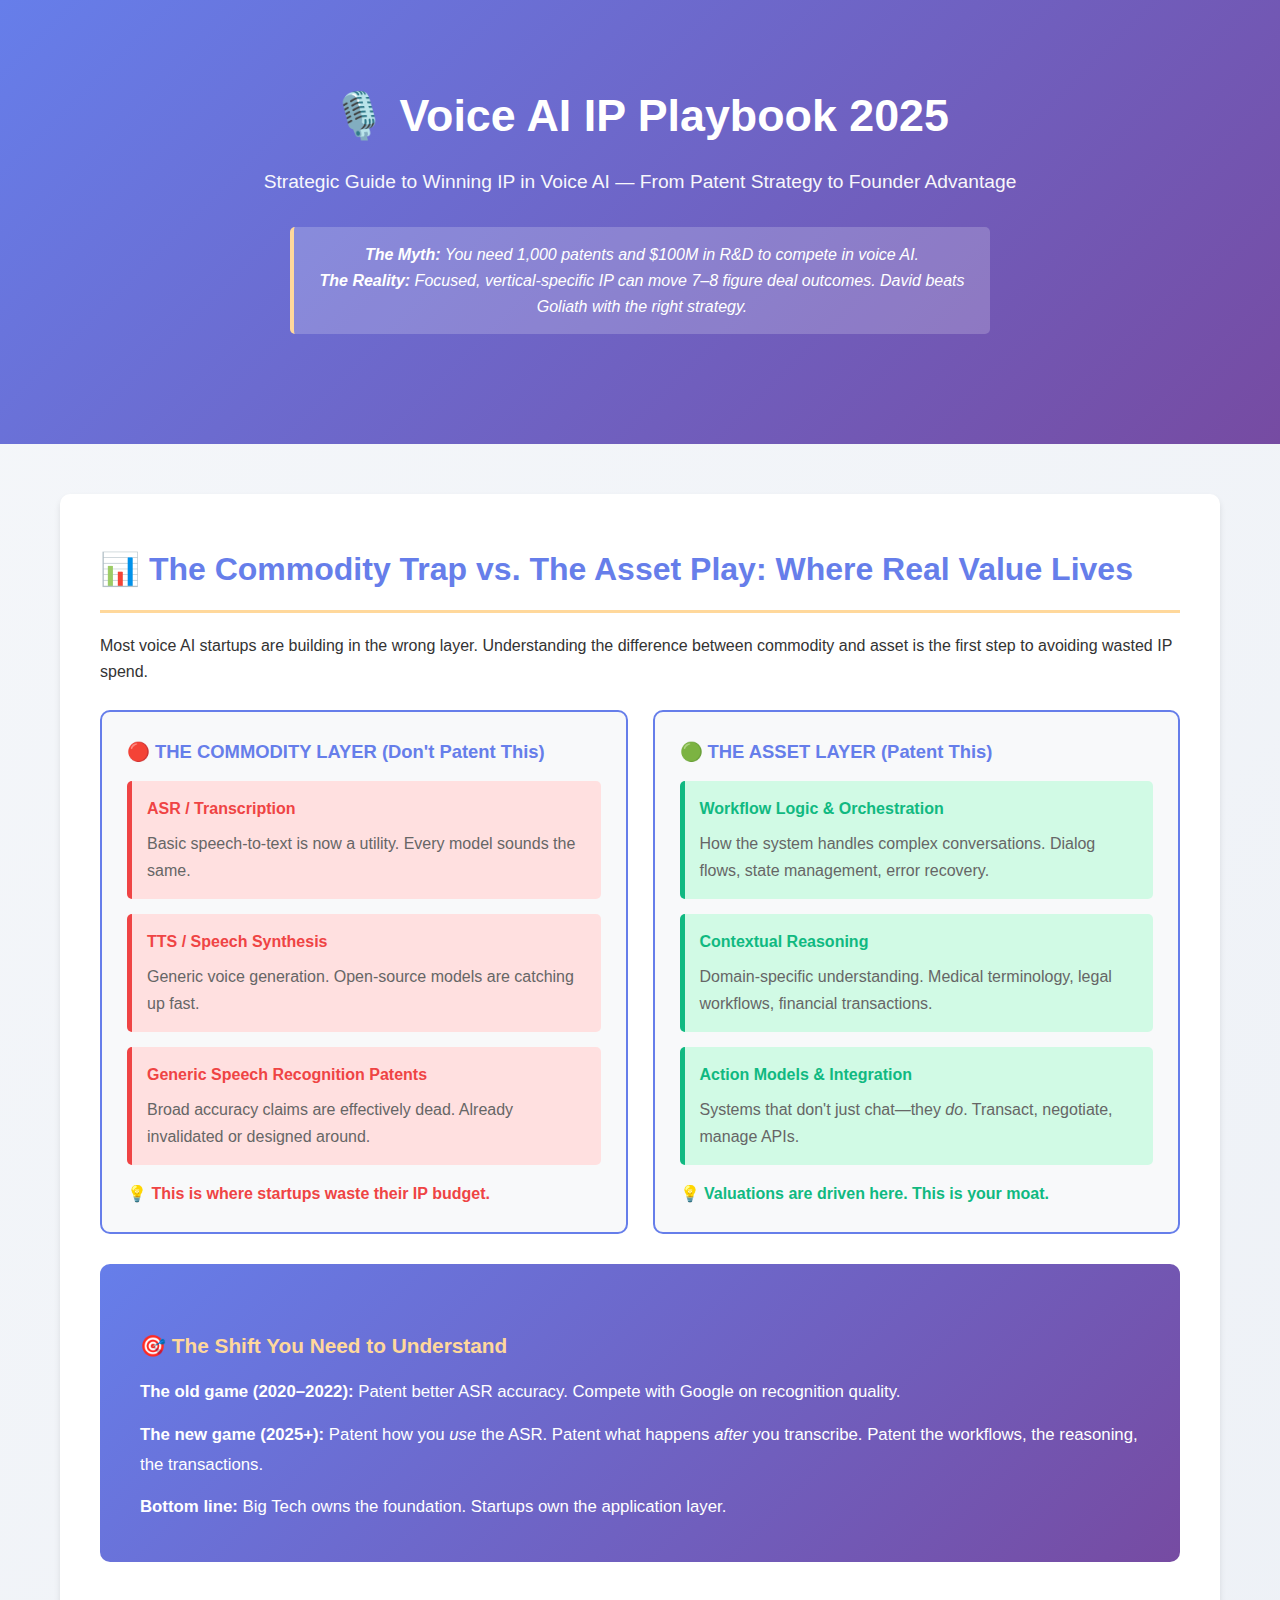
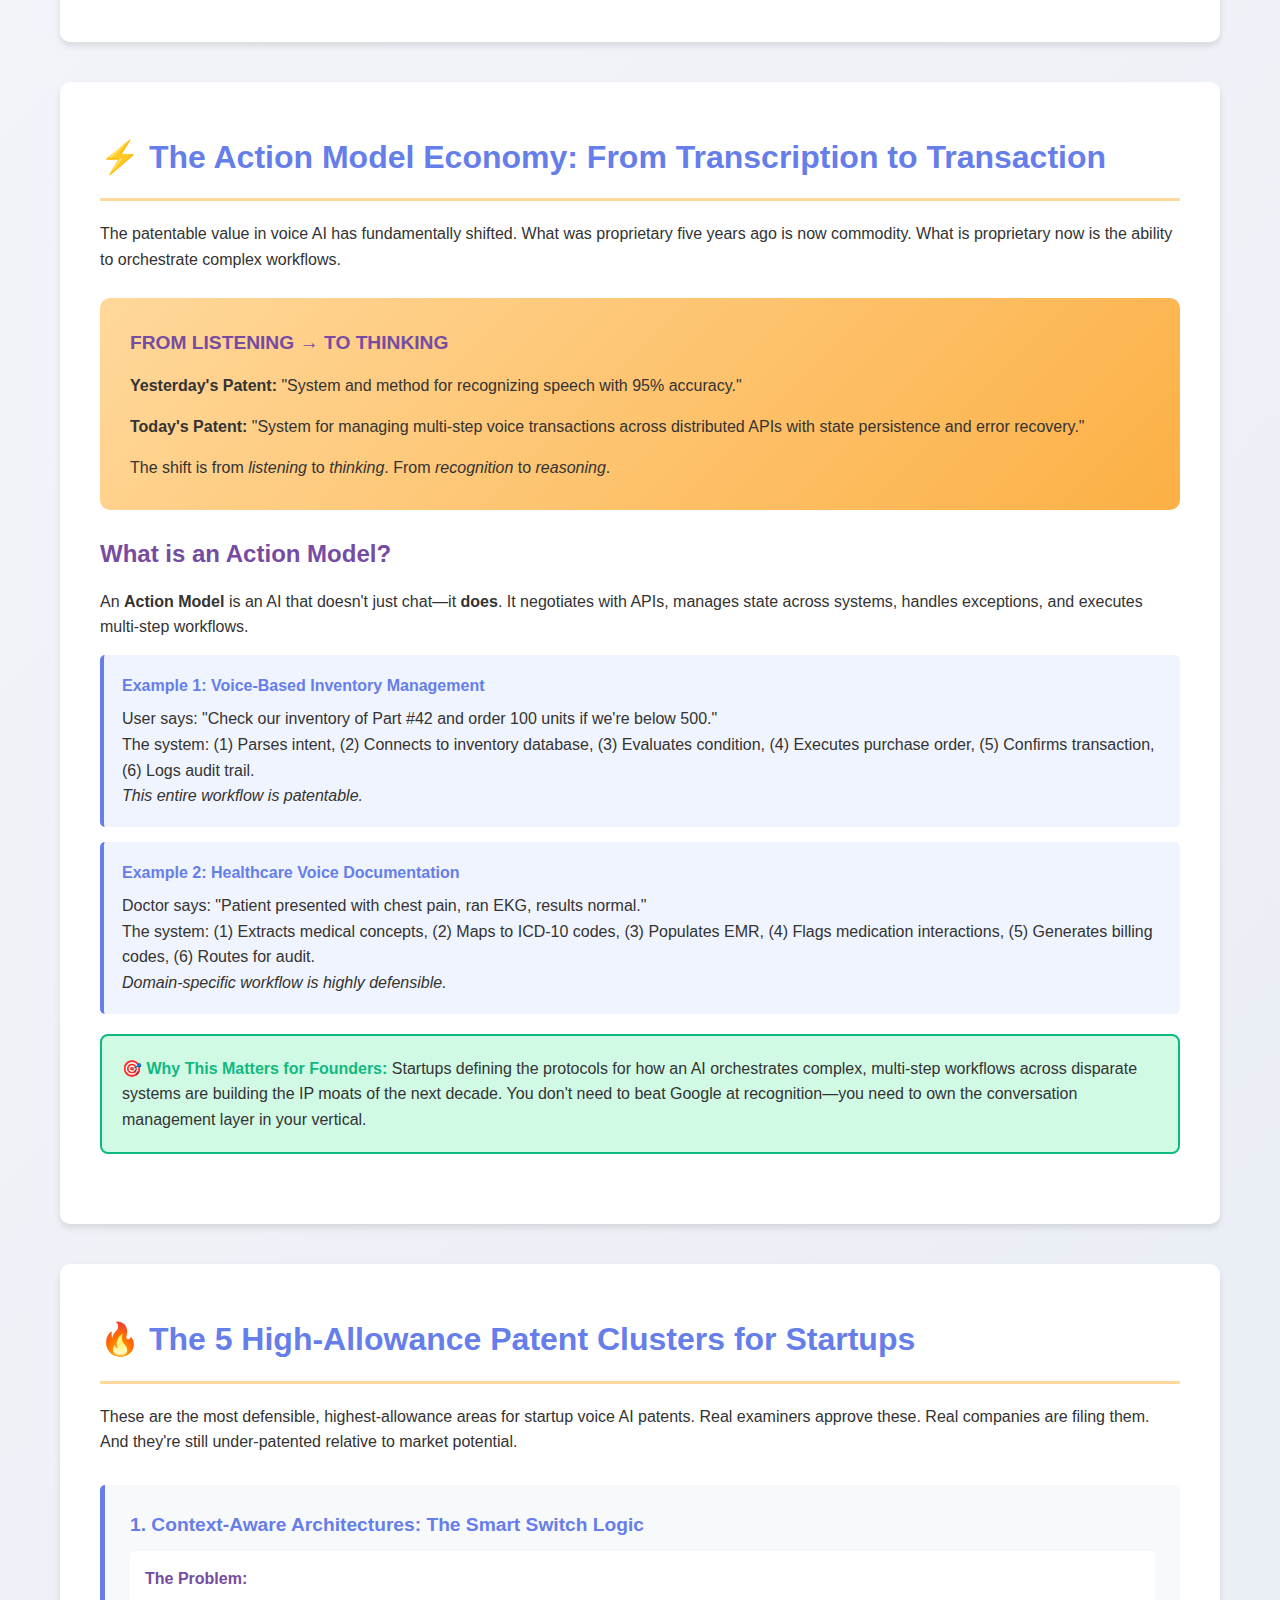
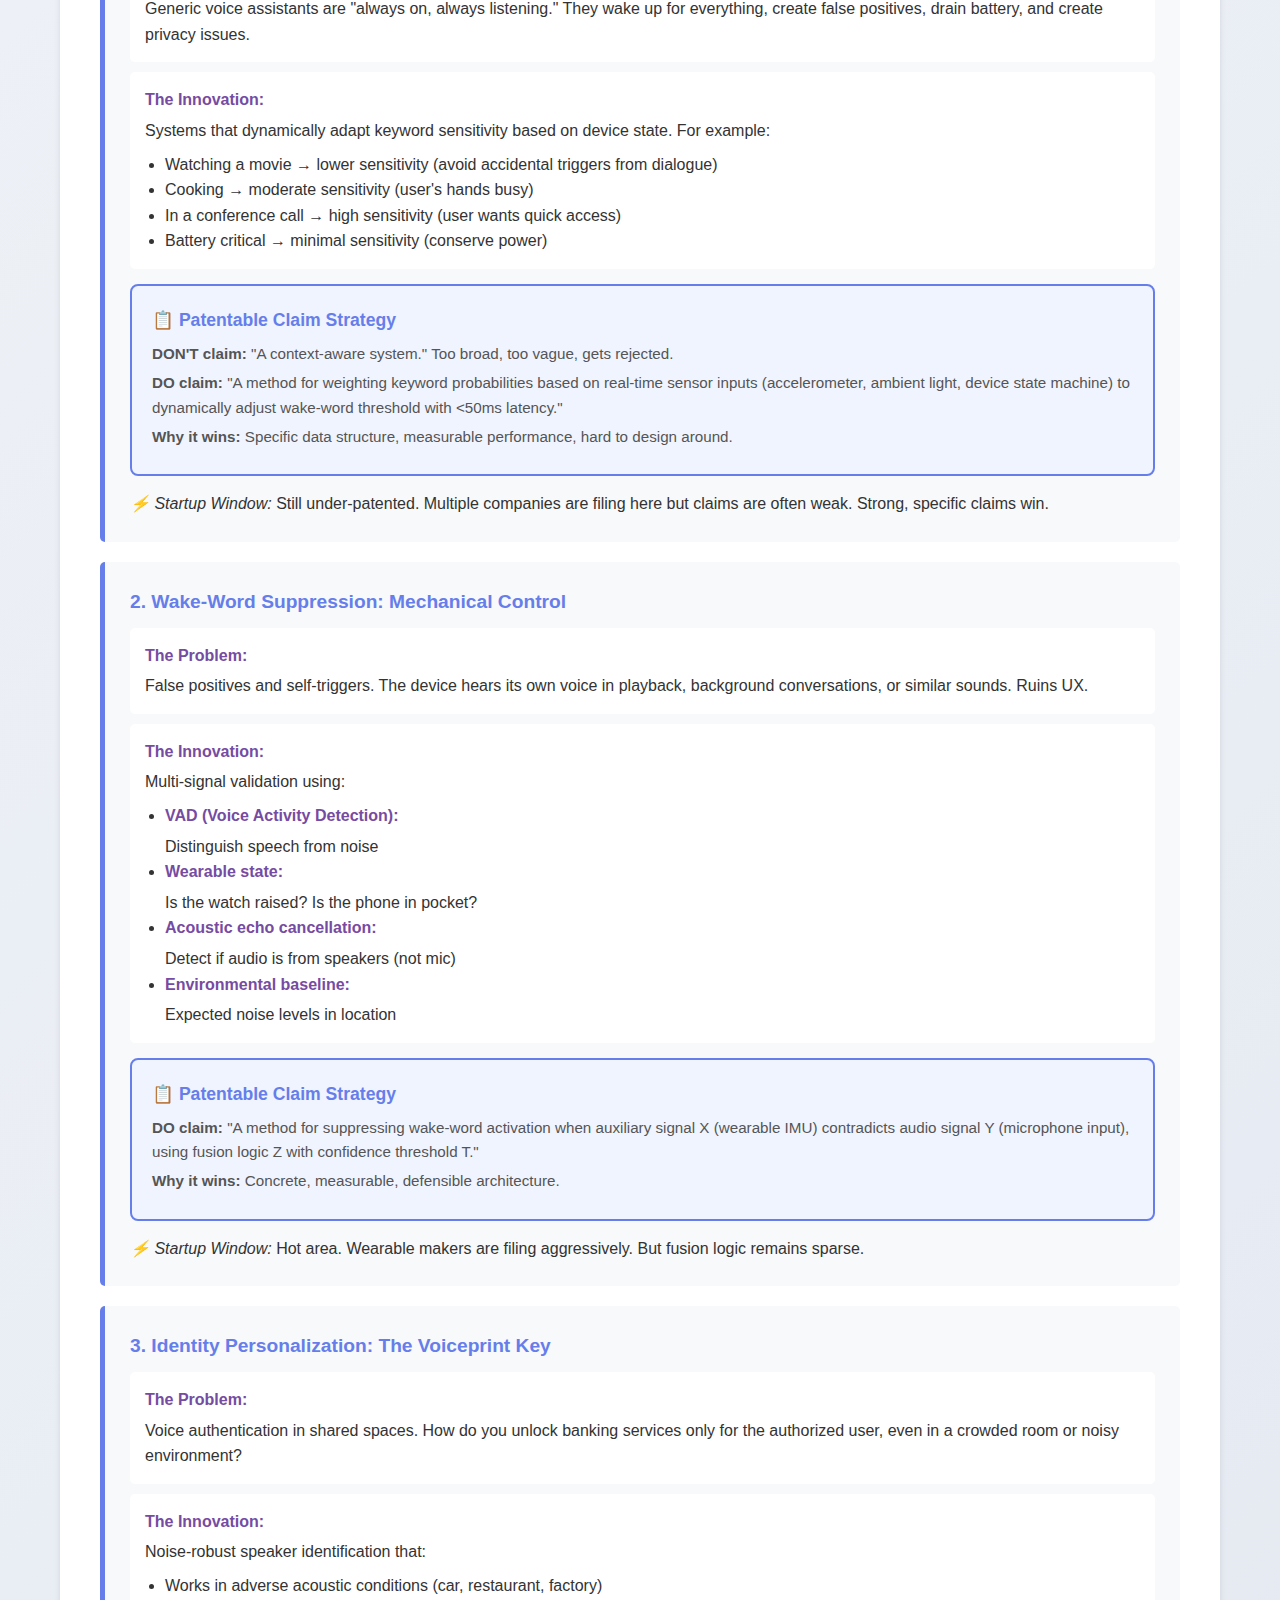
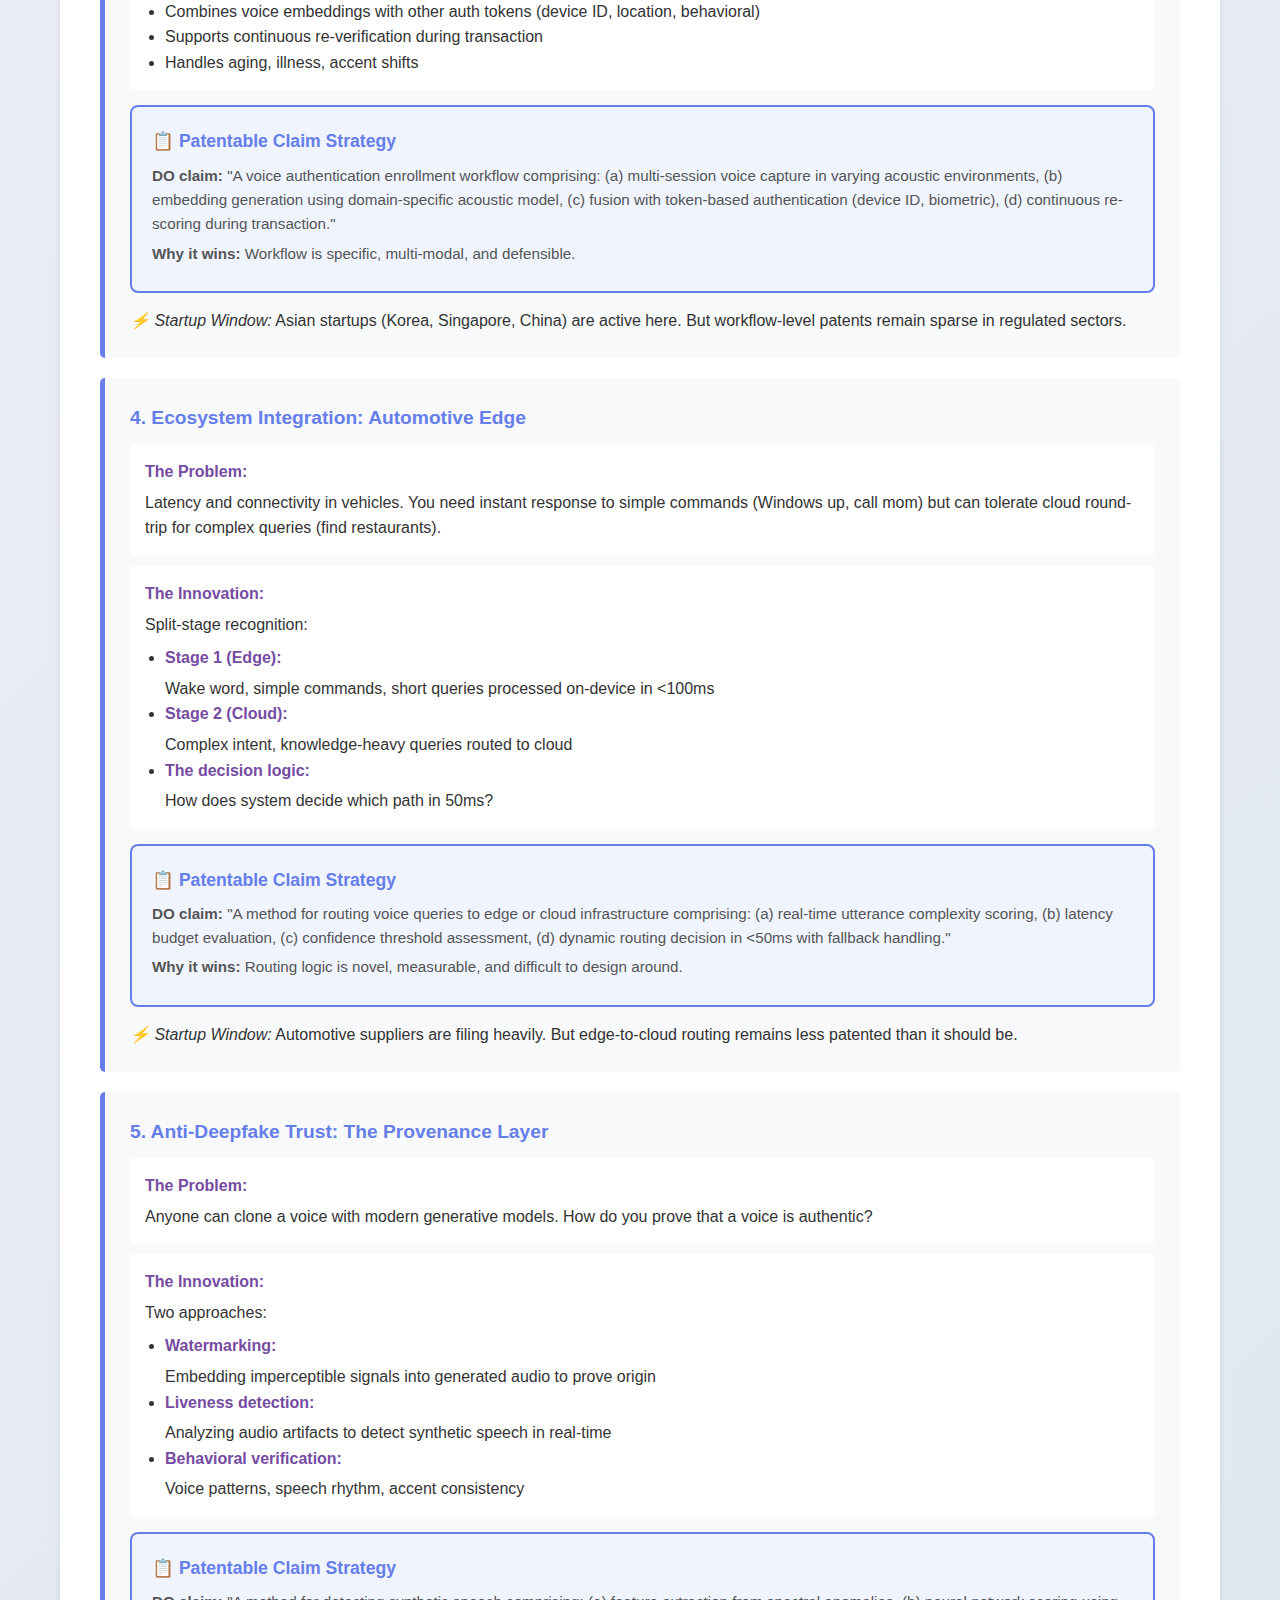
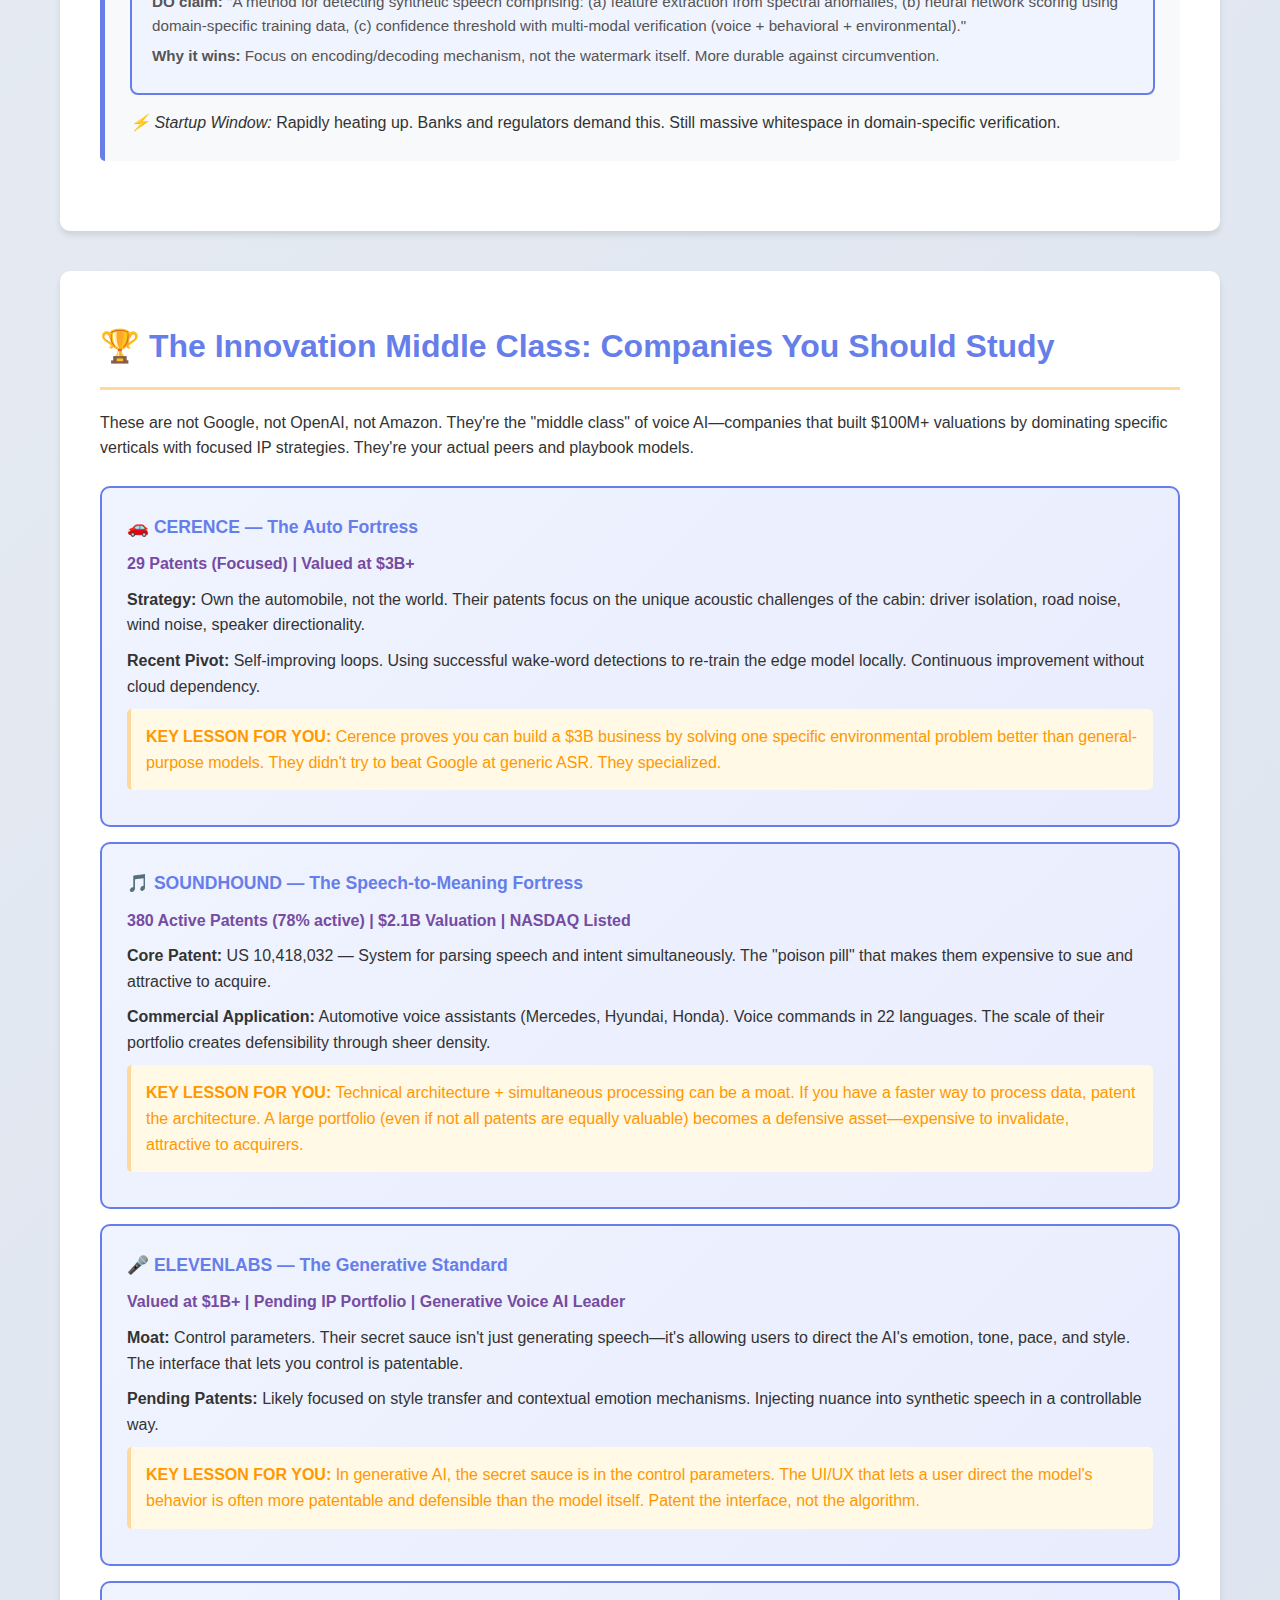
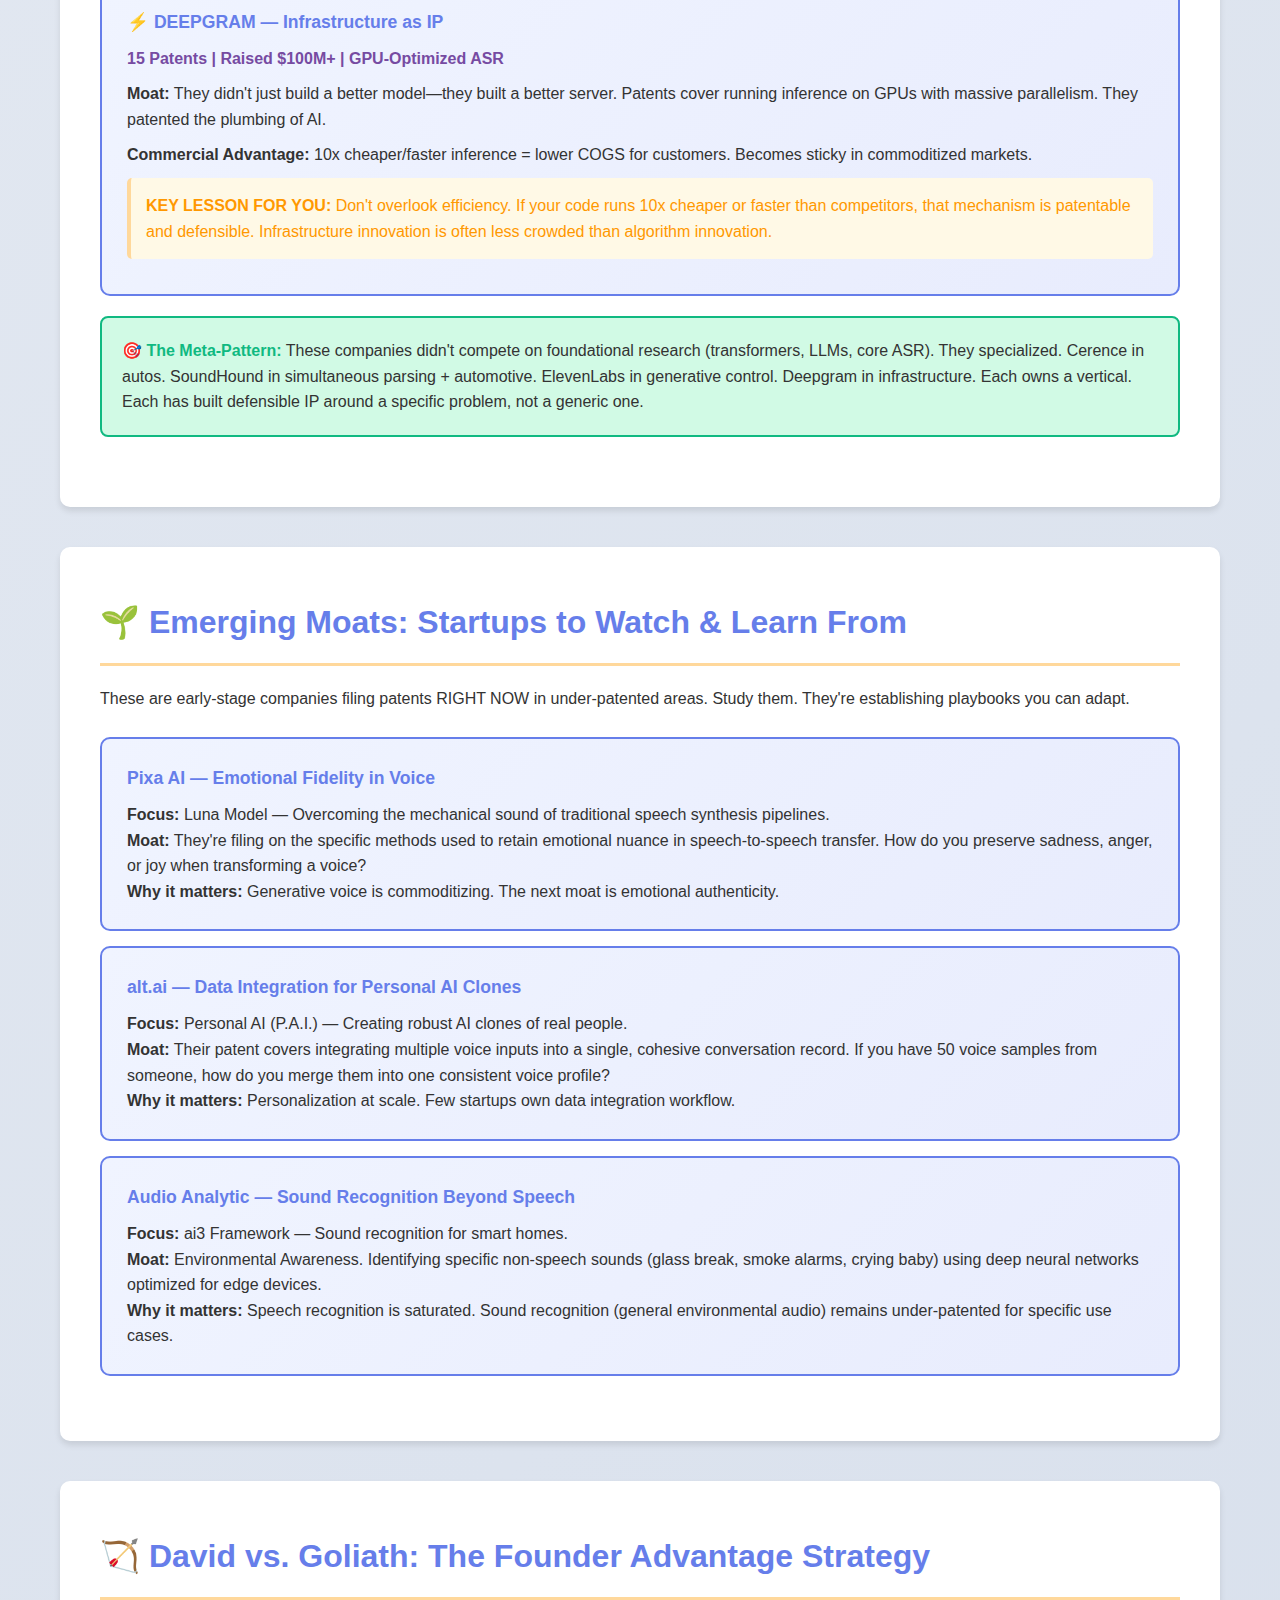
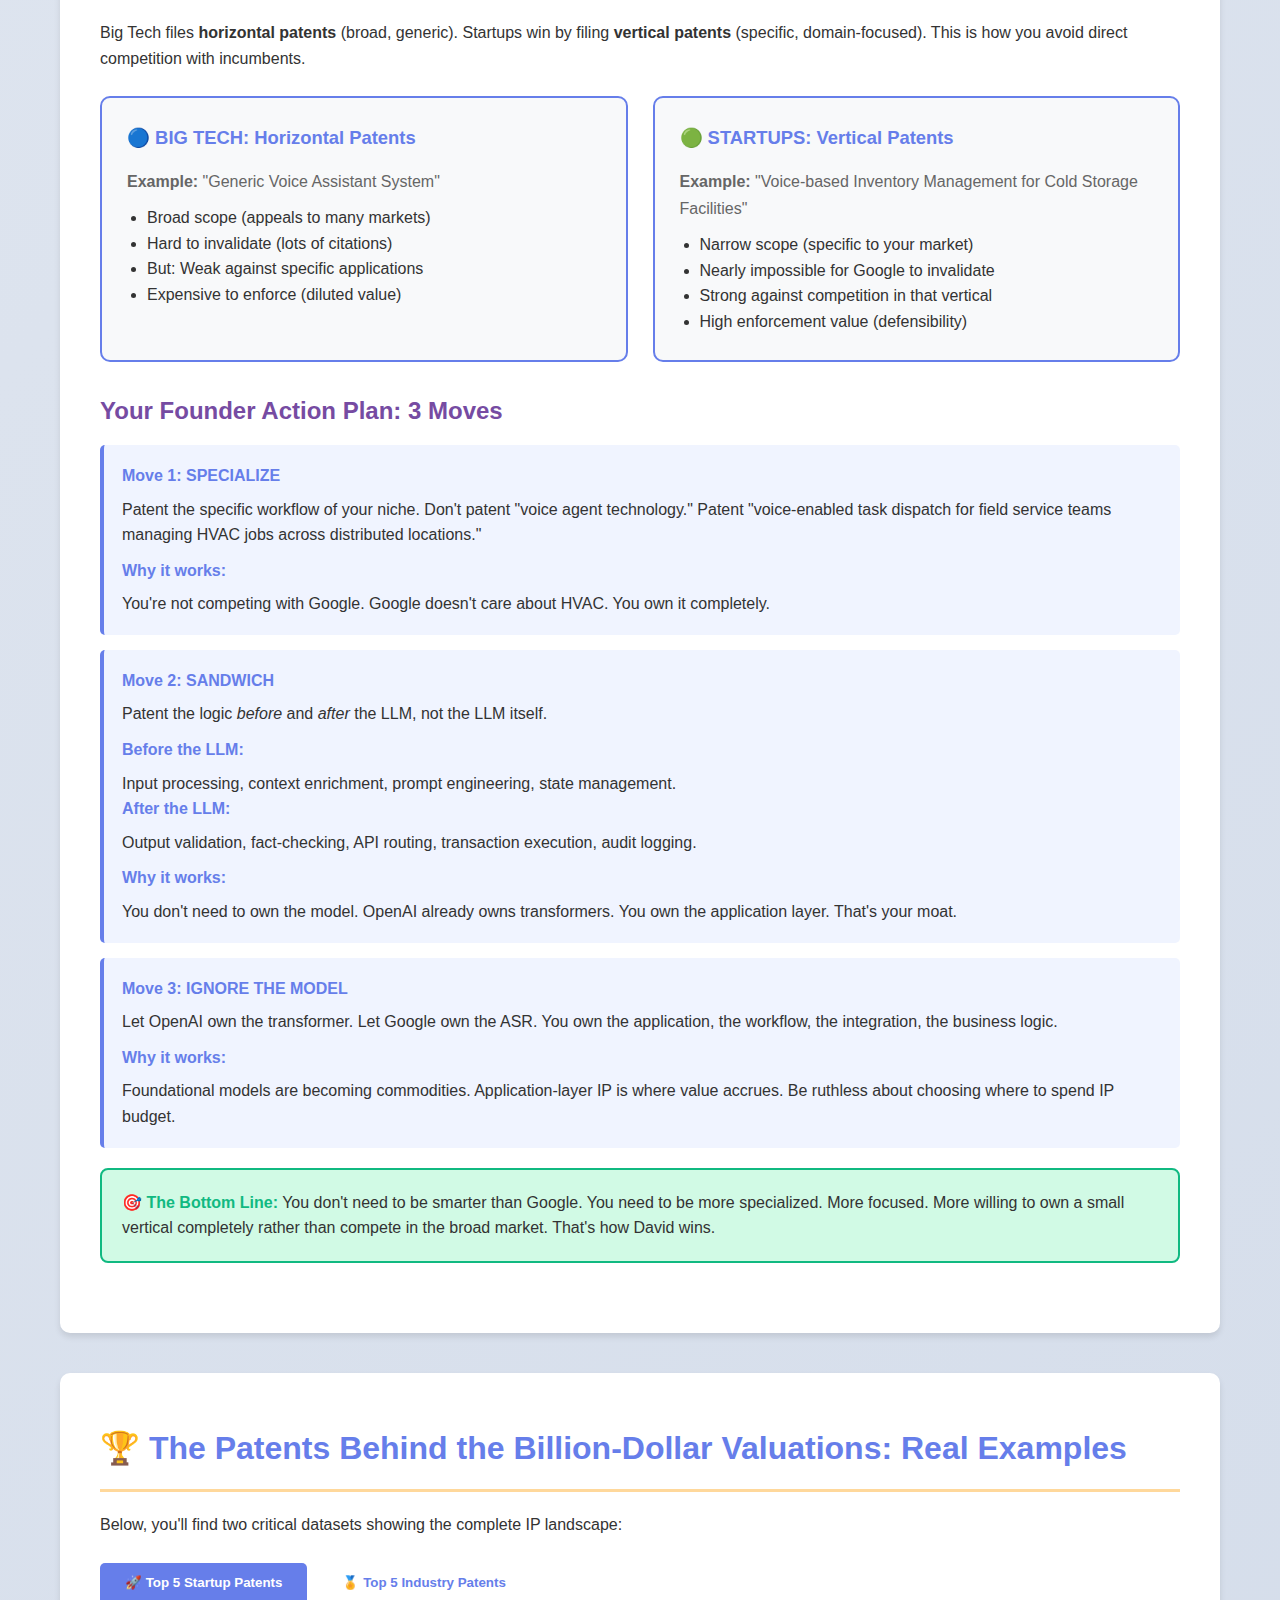
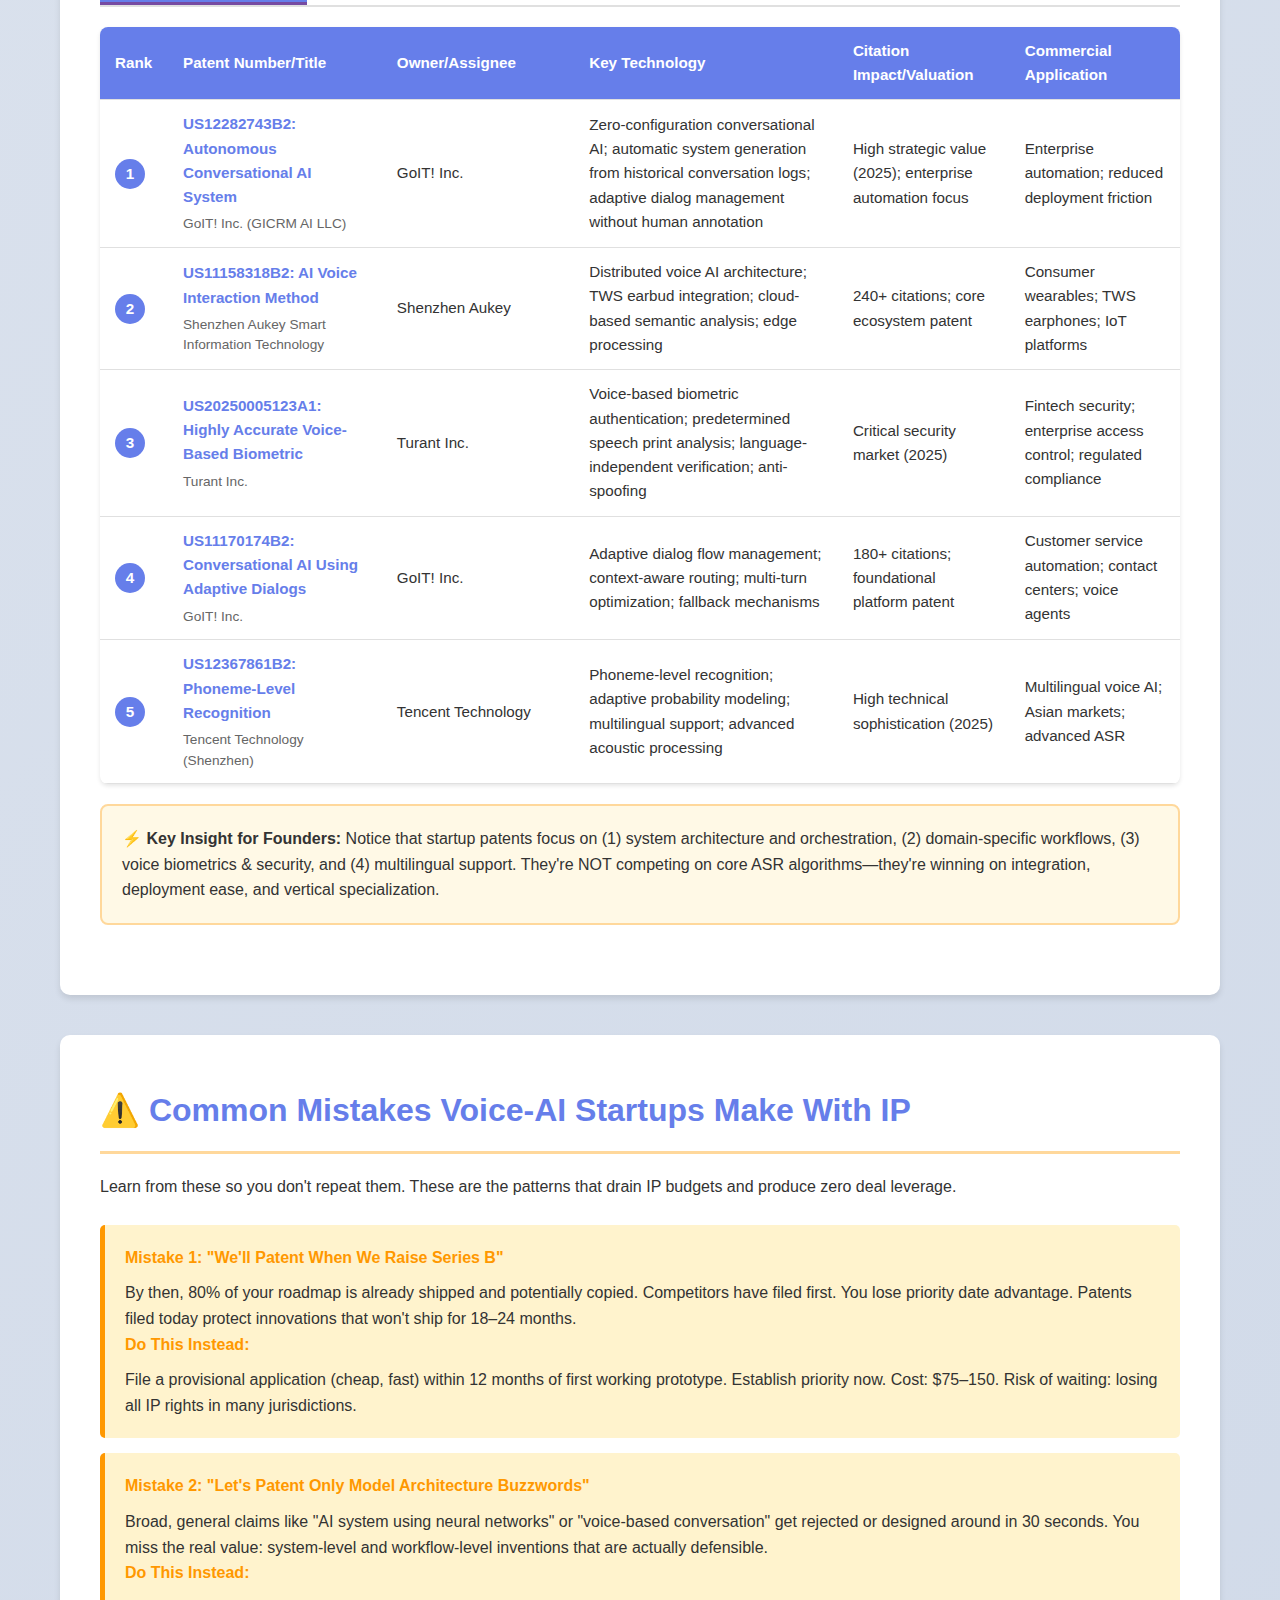
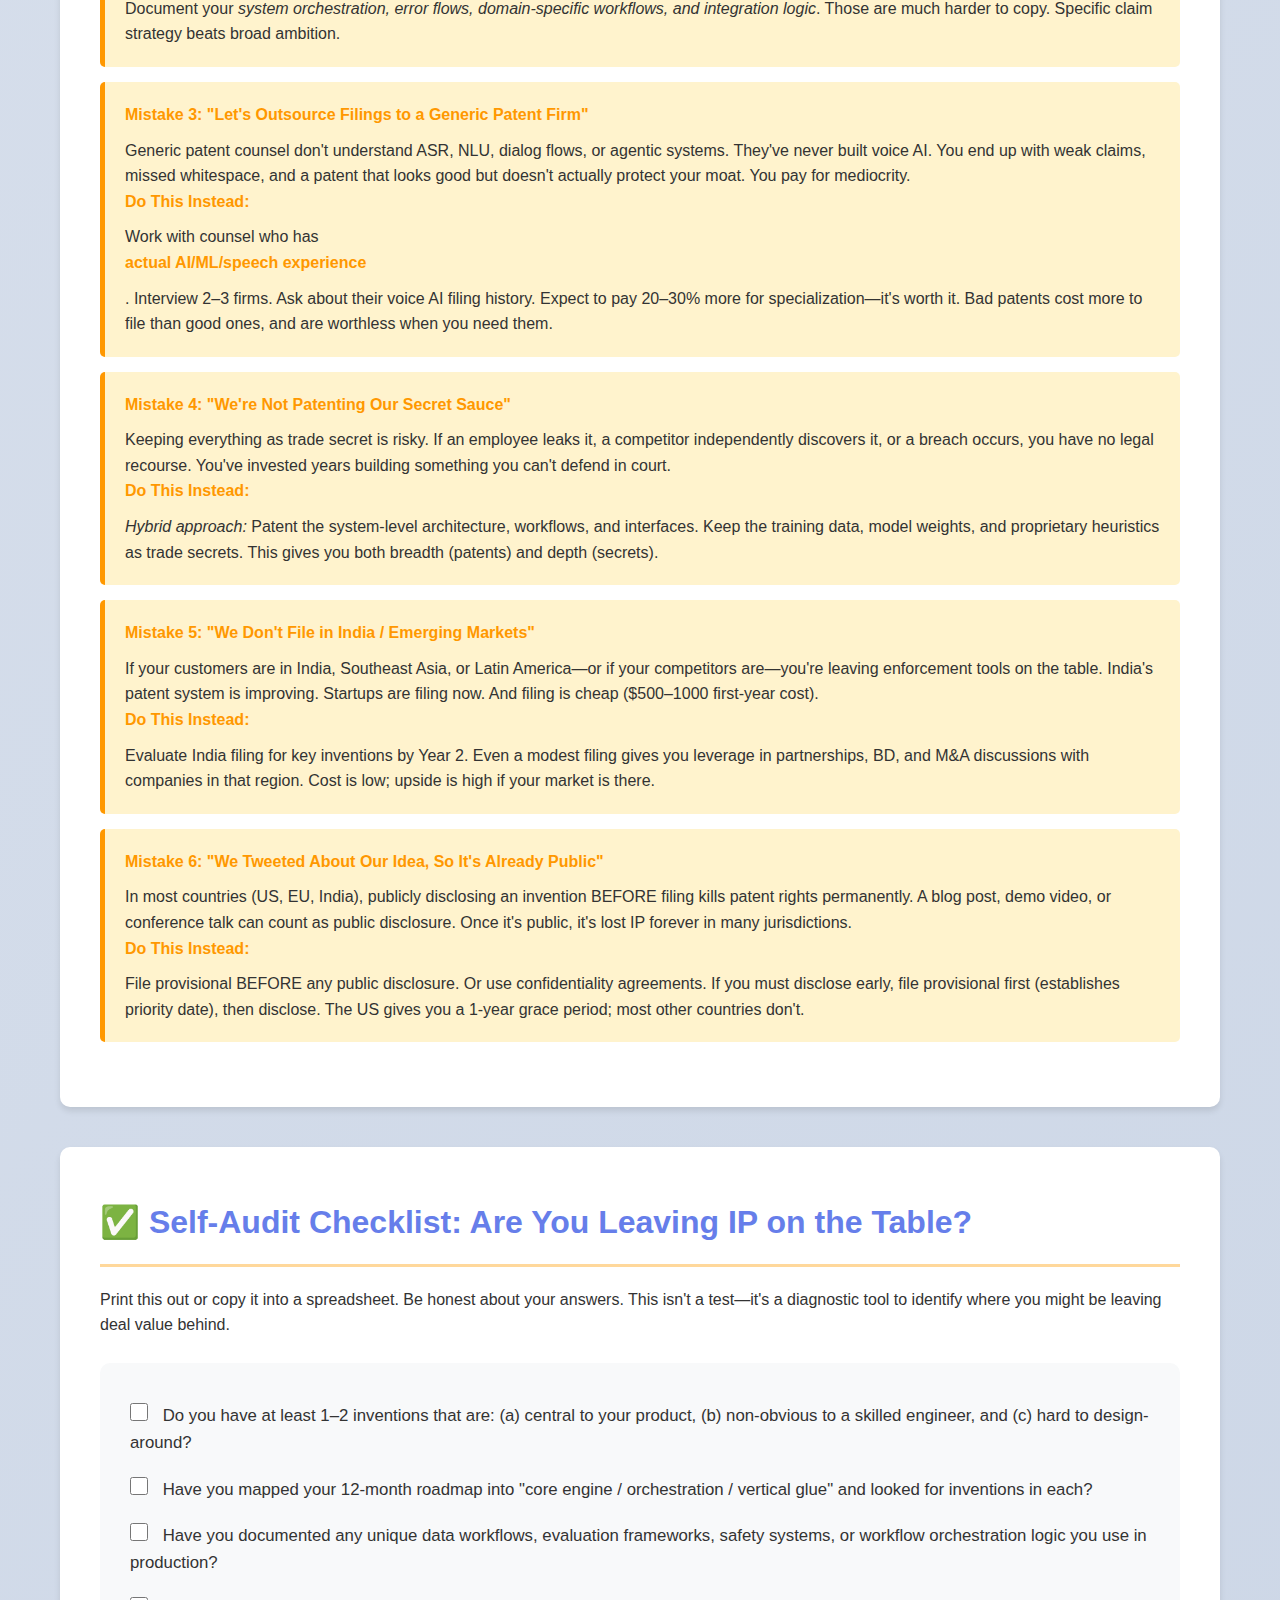
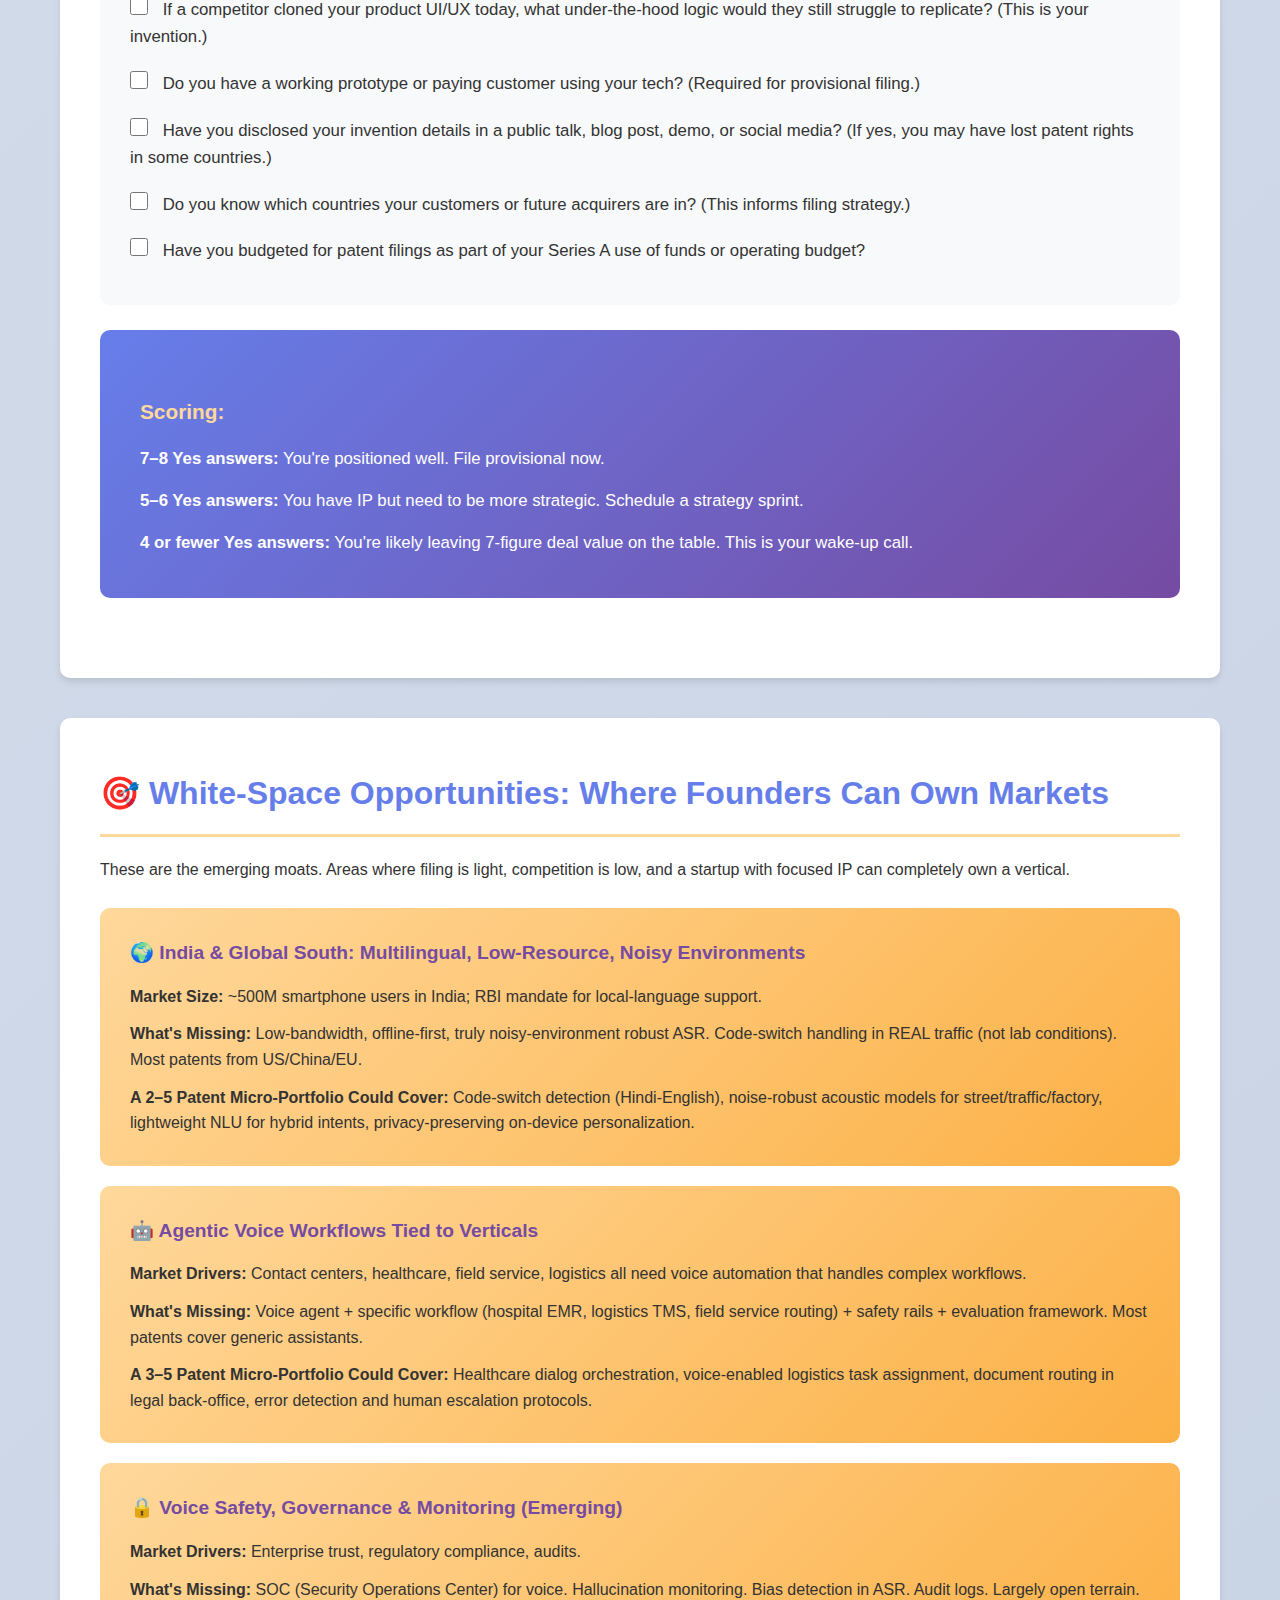
<file: report/index.html>
<!DOCTYPE html>
<html lang="en">
<head>
    <meta charset="UTF-8">
    <meta name="viewport" content="width=device-width, initial-scale=1.0">
    <title>Voice AI IP Playbook 2025 | Master Strategic Guide for Startup Founders</title>
    <style>
        * {
            margin: 0;
            padding: 0;
            box-sizing: border-box;
        }

        body {
            font-family: 'Segoe UI', Tahoma, Geneva, Verdana, sans-serif;
            line-height: 1.6;
            color: #333;
            background: linear-gradient(135deg, #f5f7fa 0%, #c3cfe2 100%);
        }

        header {
            background: linear-gradient(135deg, #667eea 0%, #764ba2 100%);
            color: white;
            padding: 80px 20px;
            text-align: center;
        }

        header h1 {
            font-size: 2.8em;
            margin-bottom: 15px;
            font-weight: 700;
        }

        header p {
            font-size: 1.2em;
            opacity: 0.95;
            max-width: 800px;
            margin: 0 auto;
        }

        .tagline {
            background: rgba(255, 255, 255, 0.2);
            border-left: 4px solid #ffd89b;
            padding: 15px 20px;
            margin: 30px auto;
            max-width: 700px;
            border-radius: 5px;
            font-style: italic;
        }

        .container {
            max-width: 1200px;
            margin: 50px auto;
            padding: 0 20px;
        }

        section {
            background: white;
            border-radius: 10px;
            padding: 50px 40px;
            margin-bottom: 40px;
            box-shadow: 0 4px 6px rgba(0, 0, 0, 0.1);
        }

        h2 {
            color: #667eea;
            font-size: 2em;
            margin-bottom: 20px;
            border-bottom: 3px solid #ffd89b;
            padding-bottom: 15px;
        }

        h3 {
            color: #764ba2;
            font-size: 1.5em;
            margin: 25px 0 15px 0;
        }

        .intro-box {
            background: linear-gradient(135deg, #667eea 0%, #764ba2 100%);
            color: white;
            padding: 40px;
            border-radius: 10px;
            margin-bottom: 30px;
        }

        .intro-box h3 {
            color: #ffd89b;
            font-size: 1.3em;
        }

        .intro-box p {
            font-size: 1.05em;
            line-height: 1.8;
        }

        .two-column {
            display: grid;
            grid-template-columns: 1fr 1fr;
            gap: 25px;
            margin: 25px 0;
        }

        .column-box {
            background: #f8f9fa;
            border: 2px solid #667eea;
            border-radius: 10px;
            padding: 25px;
        }

        .column-box h4 {
            color: #667eea;
            margin-bottom: 15px;
            font-size: 1.15em;
            font-weight: 700;
        }

        .column-box p {
            color: #666;
            line-height: 1.7;
        }

        .commodity-bad {
            background: #ffe0e0;
            border-left: 5px solid #ef4444;
            padding: 15px;
            margin: 15px 0;
            border-radius: 5px;
        }

        .asset-good {
            background: #d1fae5;
            border-left: 5px solid #10b981;
            padding: 15px;
            margin: 15px 0;
            border-radius: 5px;
        }

        .commodity-bad strong {
            color: #ef4444;
            display: block;
            margin-bottom: 8px;
        }

        .asset-good strong {
            color: #10b981;
            display: block;
            margin-bottom: 8px;
        }

        .hot-zone {
            background: #f8f9fa;
            border-left: 5px solid #667eea;
            padding: 25px;
            margin: 20px 0;
            border-radius: 5px;
        }

        .hot-zone h4 {
            color: #667eea;
            font-size: 1.2em;
            margin-bottom: 10px;
        }

        .hot-zone .tech-details {
            background: white;
            padding: 15px;
            margin: 10px 0;
            border-radius: 5px;
        }

        .tech-details strong {
            color: #764ba2;
            display: block;
            margin-bottom: 5px;
        }

        .patent-example {
            background: #f0f4ff;
            border: 2px solid #667eea;
            padding: 20px;
            margin: 15px 0;
            border-radius: 8px;
        }

        .patent-example h5 {
            color: #667eea;
            margin-bottom: 8px;
            font-size: 1.1em;
        }

        .patent-example p {
            color: #555;
            font-size: 0.95em;
            margin: 5px 0;
        }

        .strategy-card {
            background: white;
            border: 3px solid #667eea;
            border-radius: 10px;
            padding: 30px;
            margin: 20px 0;
            transition: transform 0.3s ease, box-shadow 0.3s ease;
        }

        .strategy-card:hover {
            transform: translateY(-5px);
            box-shadow: 0 8px 15px rgba(102, 126, 234, 0.2);
        }

        .strategy-card h4 {
            color: #667eea;
            font-size: 1.1em;
            margin-bottom: 15px;
        }

        .action-item {
            background: #f0f4ff;
            border-left: 4px solid #667eea;
            padding: 18px;
            margin: 15px 0;
            border-radius: 5px;
        }

        .action-item strong {
            color: #667eea;
            display: block;
            margin-bottom: 8px;
        }

        .founder-win {
            background: linear-gradient(135deg, #ffd89b 0%, #fcb045 100%);
            border-radius: 10px;
            padding: 30px;
            margin: 20px 0;
            color: #333;
        }

        .founder-win h4 {
            color: #764ba2;
            font-size: 1.2em;
            margin-bottom: 15px;
        }

        .comparison-table {
            width: 100%;
            border-collapse: collapse;
            margin: 20px 0;
            background: white;
            border-radius: 8px;
            overflow: hidden;
            box-shadow: 0 2px 4px rgba(0, 0, 0, 0.1);
            font-size: 0.95em;
        }

        .comparison-table th,
        .comparison-table td {
            padding: 12px 15px;
            text-align: left;
            border-bottom: 1px solid #e0e0e0;
        }

        .comparison-table th {
            background: #667eea;
            color: white;
            font-weight: 600;
        }

        .comparison-table tr:hover {
            background: #f8f9fa;
        }

        .rank-badge {
            display: inline-block;
            background: #667eea;
            color: white;
            width: 30px;
            height: 30px;
            border-radius: 50%;
            text-align: center;
            line-height: 30px;
            font-weight: 700;
            margin-right: 8px;
        }

        .patent-title {
            color: #667eea;
            font-weight: 600;
            margin-bottom: 5px;
        }

        .patent-details {
            font-size: 0.9em;
            color: #666;
            line-height: 1.5;
        }

        .vignette {
            background: linear-gradient(135deg, #f0f4ff 0%, #e8ecfd 100%);
            border: 2px solid #667eea;
            border-radius: 10px;
            padding: 30px;
            margin: 20px 0;
        }

        .vignette h4 {
            color: #667eea;
            font-size: 1.2em;
            margin-bottom: 15px;
        }

        .vignette-takeaway {
            background: white;
            border-left: 4px solid #764ba2;
            padding: 15px;
            margin-top: 15px;
            border-radius: 5px;
            font-weight: 500;
            color: #764ba2;
        }

        .tab-switch {
            display: flex;
            gap: 10px;
            margin: 20px 0;
            border-bottom: 2px solid #e0e0e0;
        }

        .tab-button {
            padding: 12px 25px;
            background: white;
            border: none;
            color: #667eea;
            font-weight: 600;
            cursor: pointer;
            border-bottom: 3px solid transparent;
            transition: all 0.3s ease;
        }

        .tab-button.active {
            color: white;
            background: #667eea;
            border-bottom-color: #764ba2;
            border-radius: 5px 5px 0 0;
        }

        .tab-content {
            display: none;
        }

        .tab-content.active {
            display: block;
        }

        .cta-button {
            display: inline-block;
            background: linear-gradient(135deg, #667eea 0%, #764ba2 100%);
            color: white;
            padding: 15px 35px;
            border-radius: 50px;
            text-decoration: none;
            font-weight: 600;
            font-size: 1.05em;
            transition: transform 0.3s ease, box-shadow 0.3s ease;
            border: none;
            cursor: pointer;
            margin: 10px 10px 10px 0;
        }

        .cta-button:hover {
            transform: translateY(-3px);
            box-shadow: 0 8px 20px rgba(102, 126, 234, 0.4);
        }

        .cta-secondary {
            background: white;
            color: #667eea;
            border: 2px solid #667eea;
        }

        .cta-secondary:hover {
            background: #f0f4ff;
        }

        footer {
            background: #333;
            color: white;
            text-align: center;
            padding: 30px 20px;
            margin-top: 50px;
        }

        .grid {
            display: grid;
            grid-template-columns: 1fr 1fr;
            gap: 20px;
            margin: 20px 0;
        }

        @media (max-width: 768px) {
            header h1 {
                font-size: 2em;
            }

            .grid, .two-column {
                grid-template-columns: 1fr;
            }

            section {
                padding: 30px 20px;
            }

            h2 {
                font-size: 1.5em;
            }
        }

        .highlight {
            background: #fff3cd;
            padding: 3px 6px;
            border-radius: 3px;
            color: #ff9800;
            font-weight: 600;
        }

        .stat-box {
            background: linear-gradient(135deg, #667eea 0%, #764ba2 100%);
            color: white;
            padding: 25px;
            border-radius: 10px;
            text-align: center;
            margin: 15px 0;
        }

        .stat-box .number {
            font-size: 2.5em;
            font-weight: 700;
            margin-bottom: 5px;
        }

        .stat-box p {
            opacity: 0.95;
        }

        .company-card {
            background: linear-gradient(135deg, #f0f4ff 0%, #e8ecfd 100%);
            border: 2px solid #667eea;
            border-radius: 10px;
            padding: 25px;
            margin: 15px 0;
        }

        .company-card h5 {
            color: #667eea;
            margin-bottom: 10px;
            font-size: 1.1em;
        }

        .company-card .stat {
            color: #764ba2;
            font-weight: 600;
            margin: 8px 0;
        }

        .lesson {
            background: #fff9e6;
            border-left: 4px solid #ffd89b;
            padding: 15px;
            margin: 10px 0;
            border-radius: 5px;
            color: #ff9800;
            font-weight: 500;
        }

        .timeline {
            position: relative;
            padding: 20px 0;
        }

        .timeline-item {
            padding-left: 40px;
            margin-bottom: 30px;
            position: relative;
        }

        .timeline-item::before {
            content: '';
            position: absolute;
            left: 0;
            top: 0;
            width: 20px;
            height: 20px;
            background: #667eea;
            border-radius: 50%;
            border: 3px solid white;
            box-shadow: 0 0 0 3px #667eea;
        }

        .timeline-item h5 {
            color: #764ba2;
            margin-bottom: 8px;
        }

        .alert-box {
            background: #ffe0e0;
            border: 2px solid #ef4444;
            border-radius: 8px;
            padding: 20px;
            margin: 20px 0;
        }

        .alert-box strong {
            color: #ef4444;
        }

        .success-box {
            background: #d1fae5;
            border: 2px solid #10b981;
            border-radius: 8px;
            padding: 20px;
            margin: 20px 0;
        }

        .success-box strong {
            color: #10b981;
        }

        .mistake {
            background: #fff3cd;
            border-left: 5px solid #ff9800;
            padding: 20px;
            margin: 15px 0;
            border-radius: 5px;
        }

        .mistake strong {
            color: #ff9800;
            display: block;
            margin-bottom: 10px;
        }

        .checklist {
            background: #f8f9fa;
            padding: 30px;
            border-radius: 10px;
            margin: 20px 0;
        }

        .checklist input[type="checkbox"] {
            margin-right: 10px;
            width: 18px;
            height: 18px;
            cursor: pointer;
        }

        .checklist label {
            display: block;
            padding: 10px 0;
            font-size: 1.05em;
            cursor: pointer;
        }
    </style>
</head>
<body>
    <header>
        <h1>🎙️ Voice AI IP Playbook 2025</h1>
        <p>Strategic Guide to Winning IP in Voice AI — From Patent Strategy to Founder Advantage</p>
        <div class="tagline">
            <strong>The Myth:</strong> You need 1,000 patents and $100M in R&D to compete in voice AI. <br/>
            <strong>The Reality:</strong> Focused, vertical-specific IP can move 7–8 figure deal outcomes. David beats Goliath with the right strategy.
        </div>
    </header>

    <div class="container">
        <!-- REALITY CHECK SECTION -->
        <section>
            <h2>📊 The Commodity Trap vs. The Asset Play: Where Real Value Lives</h2>
            
            <p style="margin-bottom: 25px;">
                Most voice AI startups are building in the wrong layer. Understanding the difference between commodity and asset is the first step to avoiding wasted IP spend.
            </p>

            <div class="two-column">
                <div class="column-box">
                    <h4>🔴 THE COMMODITY LAYER (Don't Patent This)</h4>
                    <div class="commodity-bad">
                        <strong>ASR / Transcription</strong>
                        <p>Basic speech-to-text is now a utility. Every model sounds the same.</p>
                    </div>
                    <div class="commodity-bad">
                        <strong>TTS / Speech Synthesis</strong>
                        <p>Generic voice generation. Open-source models are catching up fast.</p>
                    </div>
                    <div class="commodity-bad">
                        <strong>Generic Speech Recognition Patents</strong>
                        <p>Broad accuracy claims are effectively dead. Already invalidated or designed around.</p>
                    </div>
                    <p style="margin-top: 15px; color: #ef4444; font-weight: 600;">
                        💡 This is where startups waste their IP budget.
                    </p>
                </div>

                <div class="column-box">
                    <h4>🟢 THE ASSET LAYER (Patent This)</h4>
                    <div class="asset-good">
                        <strong>Workflow Logic & Orchestration</strong>
                        <p>How the system handles complex conversations. Dialog flows, state management, error recovery.</p>
                    </div>
                    <div class="asset-good">
                        <strong>Contextual Reasoning</strong>
                        <p>Domain-specific understanding. Medical terminology, legal workflows, financial transactions.</p>
                    </div>
                    <div class="asset-good">
                        <strong>Action Models & Integration</strong>
                        <p>Systems that don't just chat—they <em>do</em>. Transact, negotiate, manage APIs.</p>
                    </div>
                    <p style="margin-top: 15px; color: #10b981; font-weight: 600;">
                        💡 Valuations are driven here. This is your moat.
                    </p>
                </div>
            </div>

            <div class="intro-box" style="margin-top: 30px;">
                <h3>🎯 The Shift You Need to Understand</h3>
                <p>
                    <strong>The old game (2020–2022):</strong> Patent better ASR accuracy. Compete with Google on recognition quality.
                </p>
                <p style="margin-top: 12px;">
                    <strong>The new game (2025+):</strong> Patent how you <em>use</em> the ASR. Patent what happens <em>after</em> you transcribe. Patent the workflows, the reasoning, the transactions.
                </p>
                <p style="margin-top: 12px;">
                    <strong>Bottom line:</strong> Big Tech owns the foundation. Startups own the application layer.
                </p>
            </div>
        </section>

        <!-- ACTION MODEL ECONOMY SECTION -->
        <section>
            <h2>⚡ The Action Model Economy: From Transcription to Transaction</h2>

            <p style="margin-bottom: 25px;">
                The patentable value in voice AI has fundamentally shifted. What was proprietary five years ago is now commodity. What is proprietary now is the ability to orchestrate complex workflows.
            </p>

            <div class="founder-win">
                <h4>FROM LISTENING → TO THINKING</h4>
                <p style="margin-bottom: 15px;">
                    <strong>Yesterday's Patent:</strong> "System and method for recognizing speech with 95% accuracy."
                </p>
                <p style="margin-bottom: 15px;">
                    <strong>Today's Patent:</strong> "System for managing multi-step voice transactions across distributed APIs with state persistence and error recovery."
                </p>
                <p>
                    The shift is from <em>listening</em> to <em>thinking</em>. From <em>recognition</em> to <em>reasoning</em>.
                </p>
            </div>

            <h3>What is an Action Model?</h3>
            <p>
                An <strong>Action Model</strong> is an AI that doesn't just chat—it <strong>does</strong>. It negotiates with APIs, manages state across systems, handles exceptions, and executes multi-step workflows.
            </p>

            <div class="action-item">
                <strong>Example 1: Voice-Based Inventory Management</strong>
                <p>
                    User says: "Check our inventory of Part #42 and order 100 units if we're below 500."
                    <br/>
                    The system: (1) Parses intent, (2) Connects to inventory database, (3) Evaluates condition, (4) Executes purchase order, (5) Confirms transaction, (6) Logs audit trail.
                    <br/>
                    <em>This entire workflow is patentable.</em>
                </p>
            </div>

            <div class="action-item">
                <strong>Example 2: Healthcare Voice Documentation</strong>
                <p>
                    Doctor says: "Patient presented with chest pain, ran EKG, results normal."
                    <br/>
                    The system: (1) Extracts medical concepts, (2) Maps to ICD-10 codes, (3) Populates EMR, (4) Flags medication interactions, (5) Generates billing codes, (6) Routes for audit.
                    <br/>
                    <em>Domain-specific workflow is highly defensible.</em>
                </p>
            </div>

            <div class="success-box">
                <strong>🎯 Why This Matters for Founders:</strong> Startups defining the protocols for how an AI orchestrates complex, multi-step workflows across disparate systems are building the IP moats of the next decade. You don't need to beat Google at recognition—you need to own the conversation management layer in your vertical.
            </div>
        </section>

        <!-- FIVE HIGH-ALLOWANCE CLUSTERS SECTION -->
        <section>
            <h2>🔥 The 5 High-Allowance Patent Clusters for Startups</h2>

            <p style="margin-bottom: 30px;">
                These are the most defensible, highest-allowance areas for startup voice AI patents. Real examiners approve these. Real companies are filing them. And they're still under-patented relative to market potential.
            </p>

            <!-- CLUSTER 1: Context-Aware -->
            <div class="hot-zone">
                <h4>1. Context-Aware Architectures: The Smart Switch Logic</h4>
                <div class="tech-details">
                    <strong>The Problem:</strong>
                    Generic voice assistants are "always on, always listening." They wake up for everything, create false positives, drain battery, and create privacy issues.
                </div>
                <div class="tech-details">
                    <strong>The Innovation:</strong>
                    Systems that dynamically adapt keyword sensitivity based on device state. For example:
                    <ul style="margin-left: 20px; margin-top: 8px;">
                        <li>Watching a movie → lower sensitivity (avoid accidental triggers from dialogue)</li>
                        <li>Cooking → moderate sensitivity (user's hands busy)</li>
                        <li>In a conference call → high sensitivity (user wants quick access)</li>
                        <li>Battery critical → minimal sensitivity (conserve power)</li>
                    </ul>
                </div>
                <div class="patent-example">
                    <h5>📋 Patentable Claim Strategy</h5>
                    <p><strong>DON'T claim:</strong> "A context-aware system." Too broad, too vague, gets rejected.</p>
                    <p><strong>DO claim:</strong> "A method for weighting keyword probabilities based on real-time sensor inputs (accelerometer, ambient light, device state machine) to dynamically adjust wake-word threshold with &lt;50ms latency."</p>
                    <p><strong>Why it wins:</strong> Specific data structure, measurable performance, hard to design around.</p>
                </div>
                <p><em>⚡ Startup Window:</em> Still under-patented. Multiple companies are filing here but claims are often weak. Strong, specific claims win.</p>
            </div>

            <!-- CLUSTER 2: Wake-Word Suppression -->
            <div class="hot-zone">
                <h4>2. Wake-Word Suppression: Mechanical Control</h4>
                <div class="tech-details">
                    <strong>The Problem:</strong>
                    False positives and self-triggers. The device hears its own voice in playback, background conversations, or similar sounds. Ruins UX.
                </div>
                <div class="tech-details">
                    <strong>The Innovation:</strong>
                    Multi-signal validation using:
                    <ul style="margin-left: 20px; margin-top: 8px;">
                        <li><strong>VAD (Voice Activity Detection):</strong> Distinguish speech from noise</li>
                        <li><strong>Wearable state:</strong> Is the watch raised? Is the phone in pocket?</li>
                        <li><strong>Acoustic echo cancellation:</strong> Detect if audio is from speakers (not mic)</li>
                        <li><strong>Environmental baseline:</strong> Expected noise levels in location</li>
                    </ul>
                </div>
                <div class="patent-example">
                    <h5>📋 Patentable Claim Strategy</h5>
                    <p><strong>DO claim:</strong> "A method for suppressing wake-word activation when auxiliary signal X (wearable IMU) contradicts audio signal Y (microphone input), using fusion logic Z with confidence threshold T."</p>
                    <p><strong>Why it wins:</strong> Concrete, measurable, defensible architecture.</p>
                </div>
                <p><em>⚡ Startup Window:</em> Hot area. Wearable makers are filing aggressively. But fusion logic remains sparse.</p>
            </div>

            <!-- CLUSTER 3: Identity Personalization -->
            <div class="hot-zone">
                <h4>3. Identity Personalization: The Voiceprint Key</h4>
                <div class="tech-details">
                    <strong>The Problem:</strong>
                    Voice authentication in shared spaces. How do you unlock banking services only for the authorized user, even in a crowded room or noisy environment?
                </div>
                <div class="tech-details">
                    <strong>The Innovation:</strong>
                    Noise-robust speaker identification that:
                    <ul style="margin-left: 20px; margin-top: 8px;">
                        <li>Works in adverse acoustic conditions (car, restaurant, factory)</li>
                        <li>Combines voice embeddings with other auth tokens (device ID, location, behavioral)</li>
                        <li>Supports continuous re-verification during transaction</li>
                        <li>Handles aging, illness, accent shifts</li>
                    </ul>
                </div>
                <div class="patent-example">
                    <h5>📋 Patentable Claim Strategy</h5>
                    <p><strong>DO claim:</strong> "A voice authentication enrollment workflow comprising: (a) multi-session voice capture in varying acoustic environments, (b) embedding generation using domain-specific acoustic model, (c) fusion with token-based authentication (device ID, biometric), (d) continuous re-scoring during transaction."</p>
                    <p><strong>Why it wins:</strong> Workflow is specific, multi-modal, and defensible.</p>
                </div>
                <p><em>⚡ Startup Window:</em> Asian startups (Korea, Singapore, China) are active here. But workflow-level patents remain sparse in regulated sectors.</p>
            </div>

            <!-- CLUSTER 4: Ecosystem Integration -->
            <div class="hot-zone">
                <h4>4. Ecosystem Integration: Automotive Edge</h4>
                <div class="tech-details">
                    <strong>The Problem:</strong>
                    Latency and connectivity in vehicles. You need instant response to simple commands (Windows up, call mom) but can tolerate cloud round-trip for complex queries (find restaurants).
                </div>
                <div class="tech-details">
                    <strong>The Innovation:</strong>
                    Split-stage recognition:
                    <ul style="margin-left: 20px; margin-top: 8px;">
                        <li><strong>Stage 1 (Edge):</strong> Wake word, simple commands, short queries processed on-device in &lt;100ms</li>
                        <li><strong>Stage 2 (Cloud):</strong> Complex intent, knowledge-heavy queries routed to cloud</li>
                        <li><strong>The decision logic:</strong> How does system decide which path in 50ms?</li>
                    </ul>
                </div>
                <div class="patent-example">
                    <h5>📋 Patentable Claim Strategy</h5>
                    <p><strong>DO claim:</strong> "A method for routing voice queries to edge or cloud infrastructure comprising: (a) real-time utterance complexity scoring, (b) latency budget evaluation, (c) confidence threshold assessment, (d) dynamic routing decision in &lt;50ms with fallback handling."</p>
                    <p><strong>Why it wins:</strong> Routing logic is novel, measurable, and difficult to design around.</p>
                </div>
                <p><em>⚡ Startup Window:</em> Automotive suppliers are filing heavily. But edge-to-cloud routing remains less patented than it should be.</p>
            </div>

            <!-- CLUSTER 5: Anti-Deepfake -->
            <div class="hot-zone">
                <h4>5. Anti-Deepfake Trust: The Provenance Layer</h4>
                <div class="tech-details">
                    <strong>The Problem:</strong>
                    Anyone can clone a voice with modern generative models. How do you prove that a voice is authentic?
                </div>
                <div class="tech-details">
                    <strong>The Innovation:</strong>
                    Two approaches:
                    <ul style="margin-left: 20px; margin-top: 8px;">
                        <li><strong>Watermarking:</strong> Embedding imperceptible signals into generated audio to prove origin</li>
                        <li><strong>Liveness detection:</strong> Analyzing audio artifacts to detect synthetic speech in real-time</li>
                        <li><strong>Behavioral verification:</strong> Voice patterns, speech rhythm, accent consistency</li>
                    </ul>
                </div>
                <div class="patent-example">
                    <h5>📋 Patentable Claim Strategy</h5>
                    <p><strong>DO claim:</strong> "A method for detecting synthetic speech comprising: (a) feature extraction from spectral anomalies, (b) neural network scoring using domain-specific training data, (c) confidence threshold with multi-modal verification (voice + behavioral + environmental)."</p>
                    <p><strong>Why it wins:</strong> Focus on encoding/decoding mechanism, not the watermark itself. More durable against circumvention.</p>
                </div>
                <p><em>⚡ Startup Window:</em> Rapidly heating up. Banks and regulators demand this. Still massive whitespace in domain-specific verification.</p>
            </div>
        </section>

        <!-- INNOVATION MIDDLE CLASS SECTION -->
        <section>
            <h2>🏆 The Innovation Middle Class: Companies You Should Study</h2>

            <p style="margin-bottom: 25px;">
                These are not Google, not OpenAI, not Amazon. They're the "middle class" of voice AI—companies that built $100M+ valuations by dominating specific verticals with focused IP strategies. They're your actual peers and playbook models.
            </p>

            <div class="company-card">
                <h5>🚗 CERENCE — The Auto Fortress</h5>
                <div class="stat">29 Patents (Focused) | Valued at $3B+</div>
                <p style="margin-top: 10px;">
                    <strong>Strategy:</strong> Own the automobile, not the world. Their patents focus on the unique acoustic challenges of the cabin: driver isolation, road noise, wind noise, speaker directionality.
                </p>
                <p style="margin-top: 10px;">
                    <strong>Recent Pivot:</strong> Self-improving loops. Using successful wake-word detections to re-train the edge model locally. Continuous improvement without cloud dependency.
                </p>
                <div class="lesson">
                    <strong>KEY LESSON FOR YOU:</strong> Cerence proves you can build a $3B business by solving one specific environmental problem better than general-purpose models. They didn't try to beat Google at generic ASR. They specialized.
                </div>
            </div>

            <div class="company-card">
                <h5>🎵 SOUNDHOUND — The Speech-to-Meaning Fortress</h5>
                <div class="stat">380 Active Patents (78% active) | $2.1B Valuation | NASDAQ Listed</div>
                <p style="margin-top: 10px;">
                    <strong>Core Patent:</strong> US 10,418,032 — System for parsing speech and intent simultaneously. The "poison pill" that makes them expensive to sue and attractive to acquire.
                </p>
                <p style="margin-top: 10px;">
                    <strong>Commercial Application:</strong> Automotive voice assistants (Mercedes, Hyundai, Honda). Voice commands in 22 languages. The scale of their portfolio creates defensibility through sheer density.
                </p>
                <div class="lesson">
                    <strong>KEY LESSON FOR YOU:</strong> Technical architecture + simultaneous processing can be a moat. If you have a faster way to process data, patent the architecture. A large portfolio (even if not all patents are equally valuable) becomes a defensive asset—expensive to invalidate, attractive to acquirers.
                </div>
            </div>

            <div class="company-card">
                <h5>🎤 ELEVENLABS — The Generative Standard</h5>
                <div class="stat">Valued at $1B+ | Pending IP Portfolio | Generative Voice AI Leader</div>
                <p style="margin-top: 10px;">
                    <strong>Moat:</strong> Control parameters. Their secret sauce isn't just generating speech—it's allowing users to direct the AI's emotion, tone, pace, and style. The interface that lets you control is patentable.
                </p>
                <p style="margin-top: 10px;">
                    <strong>Pending Patents:</strong> Likely focused on style transfer and contextual emotion mechanisms. Injecting nuance into synthetic speech in a controllable way.
                </p>
                <div class="lesson">
                    <strong>KEY LESSON FOR YOU:</strong> In generative AI, the secret sauce is in the control parameters. The UI/UX that lets a user direct the model's behavior is often more patentable and defensible than the model itself. Patent the interface, not the algorithm.
                </div>
            </div>

            <div class="company-card">
                <h5>⚡ DEEPGRAM — Infrastructure as IP</h5>
                <div class="stat">15 Patents | Raised $100M+ | GPU-Optimized ASR</div>
                <p style="margin-top: 10px;">
                    <strong>Moat:</strong> They didn't just build a better model—they built a better server. Patents cover running inference on GPUs with massive parallelism. They patented the plumbing of AI.
                </p>
                <p style="margin-top: 10px;">
                    <strong>Commercial Advantage:</strong> 10x cheaper/faster inference = lower COGS for customers. Becomes sticky in commoditized markets.
                </p>
                <div class="lesson">
                    <strong>KEY LESSON FOR YOU:</strong> Don't overlook efficiency. If your code runs 10x cheaper or faster than competitors, that mechanism is patentable and defensible. Infrastructure innovation is often less crowded than algorithm innovation.
                </div>
            </div>

            <div class="success-box">
                <strong>🎯 The Meta-Pattern:</strong> These companies didn't compete on foundational research (transformers, LLMs, core ASR). They specialized. Cerence in autos. SoundHound in simultaneous parsing + automotive. ElevenLabs in generative control. Deepgram in infrastructure. Each owns a vertical. Each has built defensible IP around a specific problem, not a generic one.
            </div>
        </section>

        <!-- EMERGING STARTUPS SECTION -->
        <section>
            <h2>🌱 Emerging Moats: Startups to Watch & Learn From</h2>

            <p style="margin-bottom: 25px;">
                These are early-stage companies filing patents RIGHT NOW in under-patented areas. Study them. They're establishing playbooks you can adapt.
            </p>

            <div class="company-card">
                <h5>Pixa AI — Emotional Fidelity in Voice</h5>
                <p><strong>Focus:</strong> Luna Model — Overcoming the mechanical sound of traditional speech synthesis pipelines.</p>
                <p><strong>Moat:</strong> They're filing on the specific methods used to retain emotional nuance in speech-to-speech transfer. How do you preserve sadness, anger, or joy when transforming a voice?</p>
                <p><strong>Why it matters:</strong> Generative voice is commoditizing. The next moat is emotional authenticity.</p>
            </div>

            <div class="company-card">
                <h5>alt.ai — Data Integration for Personal AI Clones</h5>
                <p><strong>Focus:</strong> Personal AI (P.A.I.) — Creating robust AI clones of real people.</p>
                <p><strong>Moat:</strong> Their patent covers integrating multiple voice inputs into a single, cohesive conversation record. If you have 50 voice samples from someone, how do you merge them into one consistent voice profile?</p>
                <p><strong>Why it matters:</strong> Personalization at scale. Few startups own data integration workflow.</p>
            </div>

            <div class="company-card">
                <h5>Audio Analytic — Sound Recognition Beyond Speech</h5>
                <p><strong>Focus:</strong> ai3 Framework — Sound recognition for smart homes.</p>
                <p><strong>Moat:</strong> Environmental Awareness. Identifying specific non-speech sounds (glass break, smoke alarms, crying baby) using deep neural networks optimized for edge devices.</p>
                <p><strong>Why it matters:</strong> Speech recognition is saturated. Sound recognition (general environmental audio) remains under-patented for specific use cases.</p>
            </div>
        </section>

        <!-- DAVID VS GOLIATH SECTION -->
        <section>
            <h2>🏹 David vs. Goliath: The Founder Advantage Strategy</h2>

            <p style="margin-bottom: 25px;">
                Big Tech files <strong>horizontal patents</strong> (broad, generic). Startups win by filing <strong>vertical patents</strong> (specific, domain-focused). This is how you avoid direct competition with incumbents.
            </p>

            <div class="two-column">
                <div class="column-box">
                    <h4>🔵 BIG TECH: Horizontal Patents</h4>
                    <p><strong>Example:</strong> "Generic Voice Assistant System"</p>
                    <ul style="margin-left: 20px; margin-top: 10px;">
                        <li>Broad scope (appeals to many markets)</li>
                        <li>Hard to invalidate (lots of citations)</li>
                        <li>But: Weak against specific applications</li>
                        <li>Expensive to enforce (diluted value)</li>
                    </ul>
                </div>

                <div class="column-box">
                    <h4>🟢 STARTUPS: Vertical Patents</h4>
                    <p><strong>Example:</strong> "Voice-based Inventory Management for Cold Storage Facilities"</p>
                    <ul style="margin-left: 20px; margin-top: 10px;">
                        <li>Narrow scope (specific to your market)</li>
                        <li>Nearly impossible for Google to invalidate</li>
                        <li>Strong against competition in that vertical</li>
                        <li>High enforcement value (defensibility)</li>
                    </ul>
                </div>
            </div>

            <h3 style="margin-top: 30px;">Your Founder Action Plan: 3 Moves</h3>

            <div class="action-item">
                <strong>Move 1: SPECIALIZE</strong>
                <p>
                    Patent the specific workflow of your niche. Don't patent "voice agent technology." Patent "voice-enabled task dispatch for field service teams managing HVAC jobs across distributed locations."
                </p>
                <p style="margin-top: 10px;">
                    <strong>Why it works:</strong> You're not competing with Google. Google doesn't care about HVAC. You own it completely.
                </p>
            </div>

            <div class="action-item">
                <strong>Move 2: SANDWICH</strong>
                <p>
                    Patent the logic <em>before</em> and <em>after</em> the LLM, not the LLM itself.
                </p>
                <p style="margin-top: 10px;">
                    <strong>Before the LLM:</strong> Input processing, context enrichment, prompt engineering, state management.
                    <br/>
                    <strong>After the LLM:</strong> Output validation, fact-checking, API routing, transaction execution, audit logging.
                </p>
                <p style="margin-top: 10px;">
                    <strong>Why it works:</strong> You don't need to own the model. OpenAI already owns transformers. You own the application layer. That's your moat.
                </p>
            </div>

            <div class="action-item">
                <strong>Move 3: IGNORE THE MODEL</strong>
                <p>
                    Let OpenAI own the transformer. Let Google own the ASR. You own the application, the workflow, the integration, the business logic.
                </p>
                <p style="margin-top: 10px;">
                    <strong>Why it works:</strong> Foundational models are becoming commodities. Application-layer IP is where value accrues. Be ruthless about choosing where to spend IP budget.
                </p>
            </div>

            <div class="success-box">
                <strong>🎯 The Bottom Line:</strong> You don't need to be smarter than Google. You need to be more specialized. More focused. More willing to own a small vertical completely rather than compete in the broad market. That's how David wins.
            </div>
        </section>

        <!-- TOP PATENTS SECTION -->
        <section>
            <h2>🏆 The Patents Behind the Billion-Dollar Valuations: Real Examples</h2>
            
            <p style="margin-bottom: 25px;">
                Below, you'll find two critical datasets showing the complete IP landscape:
            </p>

            <!-- TAB INTERFACE -->
            <div class="tab-switch">
                <button class="tab-button active" onclick="switchTab(event, 'startups')">🚀 Top 5 Startup Patents</button>
                <button class="tab-button" onclick="switchTab(event, 'industry')">🏅 Top 5 Industry Patents</button>
            </div>

            <!-- STARTUP PATENTS TAB -->
            <div id="startups" class="tab-content active">
                <table class="comparison-table">
                    <thead>
                        <tr>
                            <th style="width: 5%;">Rank</th>
                            <th style="width: 20%;">Patent Number/Title</th>
                            <th style="width: 18%;">Owner/Assignee</th>
                            <th style="width: 25%;">Key Technology</th>
                            <th style="width: 16%;">Citation Impact/Valuation</th>
                            <th style="width: 16%;">Commercial Application</th>
                        </tr>
                    </thead>
                    <tbody>
                        <tr>
                            <td><span class="rank-badge">1</span></td>
                            <td>
                                <div class="patent-title">US12282743B2: Autonomous Conversational AI System</div>
                                <div class="patent-details">GoIT! Inc. (GICRM AI LLC)</div>
                            </td>
                            <td>GoIT! Inc.</td>
                            <td>Zero-configuration conversational AI; automatic system generation from historical conversation logs; adaptive dialog management without human annotation</td>
                            <td>High strategic value (2025); enterprise automation focus</td>
                            <td>Enterprise automation; reduced deployment friction</td>
                        </tr>
                        <tr>
                            <td><span class="rank-badge">2</span></td>
                            <td>
                                <div class="patent-title">US11158318B2: AI Voice Interaction Method</div>
                                <div class="patent-details">Shenzhen Aukey Smart Information Technology</div>
                            </td>
                            <td>Shenzhen Aukey</td>
                            <td>Distributed voice AI architecture; TWS earbud integration; cloud-based semantic analysis; edge processing</td>
                            <td>240+ citations; core ecosystem patent</td>
                            <td>Consumer wearables; TWS earphones; IoT platforms</td>
                        </tr>
                        <tr>
                            <td><span class="rank-badge">3</span></td>
                            <td>
                                <div class="patent-title">US20250005123A1: Highly Accurate Voice-Based Biometric</div>
                                <div class="patent-details">Turant Inc.</div>
                            </td>
                            <td>Turant Inc.</td>
                            <td>Voice-based biometric authentication; predetermined speech print analysis; language-independent verification; anti-spoofing</td>
                            <td>Critical security market (2025)</td>
                            <td>Fintech security; enterprise access control; regulated compliance</td>
                        </tr>
                        <tr>
                            <td><span class="rank-badge">4</span></td>
                            <td>
                                <div class="patent-title">US11170174B2: Conversational AI Using Adaptive Dialogs</div>
                                <div class="patent-details">GoIT! Inc.</div>
                            </td>
                            <td>GoIT! Inc.</td>
                            <td>Adaptive dialog flow management; context-aware routing; multi-turn optimization; fallback mechanisms</td>
                            <td>180+ citations; foundational platform patent</td>
                            <td>Customer service automation; contact centers; voice agents</td>
                        </tr>
                        <tr>
                            <td><span class="rank-badge">5</span></td>
                            <td>
                                <div class="patent-title">US12367861B2: Phoneme-Level Recognition</div>
                                <div class="patent-details">Tencent Technology (Shenzhen)</div>
                            </td>
                            <td>Tencent Technology</td>
                            <td>Phoneme-level recognition; adaptive probability modeling; multilingual support; advanced acoustic processing</td>
                            <td>High technical sophistication (2025)</td>
                            <td>Multilingual voice AI; Asian markets; advanced ASR</td>
                        </tr>
                    </tbody>
                </table>

                <div style="background: #fff9e6; border: 2px solid #ffd89b; padding: 20px; margin: 20px 0; border-radius: 8px;">
                    <strong>⚡ Key Insight for Founders:</strong> Notice that startup patents focus on (1) system architecture and orchestration, (2) domain-specific workflows, (3) voice biometrics & security, and (4) multilingual support. They're NOT competing on core ASR algorithms—they're winning on integration, deployment ease, and vertical specialization.
                </div>
            </div>

            <!-- INDUSTRY PATENTS TAB -->
            <div id="industry" class="tab-content">
                <table class="comparison-table">
                    <thead>
                        <tr>
                            <th style="width: 5%;">Rank</th>
                            <th style="width: 20%;">Patent Number/Title</th>
                            <th style="width: 18%;">Owner/Assignee</th>
                            <th style="width: 25%;">Key Technology</th>
                            <th style="width: 16%;">Citation Impact/Valuation</th>
                            <th style="width: 16%;">Commercial Application</th>
                        </tr>
                    </thead>
                    <tbody>
                        <tr>
                            <td><span class="rank-badge">1</span></td>
                            <td>
                                <div class="patent-title">Google Transformer Architecture Patents</div>
                                <div class="patent-details">Google/Alphabet/DeepMind</div>
                            </td>
                            <td>Google</td>
                            <td>Self-attention mechanisms; encoder-decoder networks; sequence-to-sequence; foundational LLM architecture</td>
                            <td>Hundreds of citations globally; foundational for all modern LLMs post-2017</td>
                            <td>Google Gemini, BERT, GPT; all modern AI</td>
                        </tr>
                        <tr>
                            <td><span class="rank-badge">2</span></td>
                            <td>
                                <div class="patent-title">US8666740B2: Speech and Noise Models</div>
                                <div class="patent-details">Google</div>
                            </td>
                            <td>Google</td>
                            <td>Adaptive speech and noise model training; user-specific acoustic modeling; robust voice processing</td>
                            <td>High citation count; core to Google voice services</td>
                            <td>Google Voice Search; Google Assistant; Android ecosystem</td>
                        </tr>
                        <tr>
                            <td><span class="rank-badge">3</span></td>
                            <td>
                                <div class="patent-title">Nuance Communications Patent Portfolio</div>
                                <div class="patent-details">Microsoft (acquired for $19.7B in 2022)</div>
                            </td>
                            <td>Microsoft</td>
                            <td>Comprehensive voice recognition; NLU; dialogue management; healthcare AI</td>
                            <td>Valued at $19.7B acquisition—largest speech AI investment</td>
                            <td>Healthcare documentation; Dragon dictation; Azure/Teams</td>
                        </tr>
                        <tr>
                            <td><span class="rank-badge">4</span></td>
                            <td>
                                <div class="patent-title">US11373120B2: Attention Mechanism for NLP</div>
                                <div class="patent-details">SAP SE</div>
                            </td>
                            <td>SAP SE</td>
                            <td>BERT-style attention mechanisms; linguistic relationship identification; essential for modern NLU</td>
                            <td>High citation count; essential for conversational AI</td>
                            <td>Voice assistant NLU layers; enterprise conversational AI</td>
                        </tr>
                        <tr>
                            <td><span class="rank-badge">5</span></td>
                            <td>
                                <div class="patent-title">SoundHound Speech-to-Meaning Portfolio</div>
                                <div class="patent-details">SoundHound AI (NASDAQ: SOUN) | $2.1B Valuation</div>
                            </td>
                            <td>SoundHound AI</td>
                            <td>Direct speech-to-meaning processing; simultaneous parsing; voice command processing; automotive AI</td>
                            <td>380 active patents (78% active); $2.1B valuation moat</td>
                            <td>Automotive assistants (Mercedes, Hyundai, Honda); 22 languages</td>
                        </tr>
                    </tbody>
                </table>

                <div style="background: #d1fae5; border: 2px solid #10b981; padding: 20px; margin: 20px 0; border-radius: 8px;">
                    <strong>⚡ What This Means For Founders:</strong> Google and Microsoft own the <em>foundational</em> layers (transformers, attention, core ASR). But notice the gaps: (1) Nuance was acquired for healthcare focus, (2) SoundHound dominates automotive with 380 patents, (3) no single player owns all verticals. Your opportunity lies in specialized domains, languages, and workflows where incumbents haven't built moats yet.
                </div>
            </div>

            <script>
                function switchTab(evt, tabName) {
                    var i, tabcontent, tabbuttons;
                    tabcontent = document.getElementsByClassName("tab-content");
                    for (i = 0; i < tabcontent.length; i++) {
                        tabcontent[i].classList.remove("active");
                    }
                    tabbuttons = document.getElementsByClassName("tab-button");
                    for (i = 0; i < tabbuttons.length; i++) {
                        tabbuttons[i].classList.remove("active");
                    }
                    document.getElementById(tabName).classList.add("active");
                    evt.currentTarget.classList.add("active");
                }
            </script>
        </section>

        <!-- COMMON MISTAKES SECTION -->
        <section>
            <h2>⚠️ Common Mistakes Voice-AI Startups Make With IP</h2>
            <p style="margin-bottom: 25px;">
                Learn from these so you don't repeat them. These are the patterns that drain IP budgets and produce zero deal leverage.
            </p>

            <div class="mistake">
                <strong>Mistake 1: "We'll Patent When We Raise Series B"</strong>
                <p>By then, 80% of your roadmap is already shipped and potentially copied. Competitors have filed first. You lose priority date advantage. Patents filed today protect innovations that won't ship for 18–24 months.</p>
                <p><strong>Do This Instead:</strong> File a provisional application (cheap, fast) within 12 months of first working prototype. Establish priority now. Cost: $75–150. Risk of waiting: losing all IP rights in many jurisdictions.</p>
            </div>

            <div class="mistake">
                <strong>Mistake 2: "Let's Patent Only Model Architecture Buzzwords"</strong>
                <p>Broad, general claims like "AI system using neural networks" or "voice-based conversation" get rejected or designed around in 30 seconds. You miss the real value: system-level and workflow-level inventions that are actually defensible.</p>
                <p><strong>Do This Instead:</strong> Document your <em>system orchestration, error flows, domain-specific workflows, and integration logic</em>. Those are much harder to copy. Specific claim strategy beats broad ambition.</p>
            </div>

            <div class="mistake">
                <strong>Mistake 3: "Let's Outsource Filings to a Generic Patent Firm"</strong>
                <p>Generic patent counsel don't understand ASR, NLU, dialog flows, or agentic systems. They've never built voice AI. You end up with weak claims, missed whitespace, and a patent that looks good but doesn't actually protect your moat. You pay for mediocrity.</p>
                <p><strong>Do This Instead:</strong> Work with counsel who has <strong>actual AI/ML/speech experience</strong>. Interview 2–3 firms. Ask about their voice AI filing history. Expect to pay 20–30% more for specialization—it's worth it. Bad patents cost more to file than good ones, and are worthless when you need them.</p>
            </div>

            <div class="mistake">
                <strong>Mistake 4: "We're Not Patenting Our Secret Sauce"</strong>
                <p>Keeping everything as trade secret is risky. If an employee leaks it, a competitor independently discovers it, or a breach occurs, you have no legal recourse. You've invested years building something you can't defend in court.</p>
                <p><strong>Do This Instead:</strong> <em>Hybrid approach:</em> Patent the system-level architecture, workflows, and interfaces. Keep the training data, model weights, and proprietary heuristics as trade secrets. This gives you both breadth (patents) and depth (secrets).</p>
            </div>

            <div class="mistake">
                <strong>Mistake 5: "We Don't File in India / Emerging Markets"</strong>
                <p>If your customers are in India, Southeast Asia, or Latin America—or if your competitors are—you're leaving enforcement tools on the table. India's patent system is improving. Startups are filing now. And filing is cheap ($500–1000 first-year cost).</p>
                <p><strong>Do This Instead:</strong> Evaluate India filing for key inventions by Year 2. Even a modest filing gives you leverage in partnerships, BD, and M&A discussions with companies in that region. Cost is low; upside is high if your market is there.</p>
            </div>

            <div class="mistake">
                <strong>Mistake 6: "We Tweeted About Our Idea, So It's Already Public"</strong>
                <p>In most countries (US, EU, India), publicly disclosing an invention BEFORE filing kills patent rights permanently. A blog post, demo video, or conference talk can count as public disclosure. Once it's public, it's lost IP forever in many jurisdictions.</p>
                <p><strong>Do This Instead:</strong> File provisional BEFORE any public disclosure. Or use confidentiality agreements. If you must disclose early, file provisional first (establishes priority date), then disclose. The US gives you a 1-year grace period; most other countries don't.</p>
            </div>
        </section>

        <!-- SELF-AUDIT CHECKLIST SECTION -->
        <section>
            <h2>✅ Self-Audit Checklist: Are You Leaving IP on the Table?</h2>
            <p style="margin-bottom: 25px;">
                Print this out or copy it into a spreadsheet. Be honest about your answers. This isn't a test—it's a diagnostic tool to identify where you might be leaving deal value behind.
            </p>

            <div class="checklist">
                <label>
                    <input type="checkbox"> Do you have at least 1–2 inventions that are: (a) central to your product, (b) non-obvious to a skilled engineer, and (c) hard to design-around?
                </label>
                <label>
                    <input type="checkbox"> Have you mapped your 12-month roadmap into "core engine / orchestration / vertical glue" and looked for inventions in each?
                </label>
                <label>
                    <input type="checkbox"> Have you documented any unique data workflows, evaluation frameworks, safety systems, or workflow orchestration logic you use in production?
                </label>
                <label>
                    <input type="checkbox"> If a competitor cloned your product UI/UX today, what under-the-hood logic would they still struggle to replicate? (This is your invention.)
                </label>
                <label>
                    <input type="checkbox"> Do you have a working prototype or paying customer using your tech? (Required for provisional filing.)
                </label>
                <label>
                    <input type="checkbox"> Have you disclosed your invention details in a public talk, blog post, demo, or social media? (If yes, you may have lost patent rights in some countries.)
                </label>
                <label>
                    <input type="checkbox"> Do you know which countries your customers or future acquirers are in? (This informs filing strategy.)
                </label>
                <label>
                    <input type="checkbox"> Have you budgeted for patent filings as part of your Series A use of funds or operating budget?
                </label>
            </div>

            <div class="intro-box" style="border: none; margin-top: 25px;">
                <h3 style="color: #ffd89b;">Scoring:</h3>
                <p style="margin: 0;">
                    <strong>7–8 Yes answers:</strong> You're positioned well. File provisional now.
                </p>
                <p style="margin-top: 12px;">
                    <strong>5–6 Yes answers:</strong> You have IP but need to be more strategic. Schedule a strategy sprint.
                </p>
                <p style="margin-top: 12px;">
                    <strong>4 or fewer Yes answers:</strong> You're likely leaving 7-figure deal value on the table. This is your wake-up call.
                </p>
            </div>
        </section>

        <!-- WHITE SPACE OPPORTUNITIES -->
        <section>
            <h2>🎯 White-Space Opportunities: Where Founders Can Own Markets</h2>

            <p style="margin-bottom: 25px;">
                These are the emerging moats. Areas where filing is light, competition is low, and a startup with focused IP can completely own a vertical.
            </p>

            <div class="founder-win">
                <h4>🌍 India & Global South: Multilingual, Low-Resource, Noisy Environments</h4>
                <p style="margin-bottom: 12px;">
                    <strong>Market Size:</strong> ~500M smartphone users in India; RBI mandate for local-language support.
                </p>
                <p style="margin-bottom: 12px;">
                    <strong>What's Missing:</strong> Low-bandwidth, offline-first, truly noisy-environment robust ASR. Code-switch handling in REAL traffic (not lab conditions). Most patents from US/China/EU.
                </p>
                <p>
                    <strong>A 2–5 Patent Micro-Portfolio Could Cover:</strong> Code-switch detection (Hindi-English), noise-robust acoustic models for street/traffic/factory, lightweight NLU for hybrid intents, privacy-preserving on-device personalization.
                </p>
            </div>

            <div class="founder-win">
                <h4>🤖 Agentic Voice Workflows Tied to Verticals</h4>
                <p style="margin-bottom: 12px;">
                    <strong>Market Drivers:</strong> Contact centers, healthcare, field service, logistics all need voice automation that handles complex workflows.
                </p>
                <p style="margin-bottom: 12px;">
                    <strong>What's Missing:</strong> Voice agent + specific workflow (hospital EMR, logistics TMS, field service routing) + safety rails + evaluation framework. Most patents cover generic assistants.
                </p>
                <p>
                    <strong>A 3–5 Patent Micro-Portfolio Could Cover:</strong> Healthcare dialog orchestration, voice-enabled logistics task assignment, document routing in legal back-office, error detection and human escalation protocols.
                </p>
            </div>

            <div class="founder-win">
                <h4>🔒 Voice Safety, Governance & Monitoring (Emerging)</h4>
                <p style="margin-bottom: 12px;">
                    <strong>Market Drivers:</strong> Enterprise trust, regulatory compliance, audits.
                </p>
                <p style="margin-bottom: 12px;">
                    <strong>What's Missing:</strong> SOC (Security Operations Center) for voice. Hallucination monitoring. Bias detection in ASR. Audit logs. Largely open terrain.
                </p>
                <p>
                    <strong>A 2–4 Patent Micro-Portfolio Could Cover:</strong> Real-time hallucination detection, bias/toxicity detection in transcripts, audit trail logging, automated red-team frameworks.
                </p>
            </div>
        </section>

        <!-- YOUR ACTION PLAN SECTION -->
        <section>
            <h2>🚀 Your 90-Day Action Plan: From Idea to IP Strategy</h2>

            <h3>Phase 1: Audit (Weeks 1–2)</h3>
            <div class="timeline">
                <div class="timeline-item">
                    <h5>Step 1: Map Your Product into Three Buckets</h5>
                    <p><strong>Core Engine:</strong> ASR, NLU, LLM integration. (Don't patent here.)</p>
                    <p><strong>Orchestration Layer:</strong> Dialog manager, workflow routing, error handling. (Patent here.)</p>
                    <p><strong>Vertical Glue:</strong> Domain-specific logic, compliance, integrations. (Patent here aggressively.)</p>
                </div>

                <div class="timeline-item">
                    <h5>Step 2: Identify 3–5 Innovation Hooks</h5>
                    <p>Ask yourself: "If a competitor cloned our UI/UX, what under-the-hood logic would they still struggle to replicate?"</p>
                    <p style="margin-top: 8px;">That's your patent target. Write it down. Get your engineering lead to articulate it clearly.</p>
                </div>
            </div>

            <h3>Phase 2: Strategy (Weeks 3–4)</h3>
            <div class="timeline">
                <div class="timeline-item">
                    <h5>Step 3: Classify Patents into Two Types</h5>
                    <p><strong>Platform Inventions:</strong> 2–3 re-usable across customers. (Broad claims, defensive.)</p>
                    <p><strong>Vertical Inventions:</strong> 3–5 specific to your domain. (Narrow claims, strong offense.)</p>
                </div>

                <div class="timeline-item">
                    <h5>Step 4: Select High-Allowance Clusters</h5>
                    <p>Choose from the 5 high-allowance clusters above. Don't try to be original. Proven patterns are faster to allowance and easier to enforce.</p>
                </div>
            </div>

            <h3>Phase 3: Execute (Weeks 5–12)</h3>
            <div class="timeline">
                <div class="timeline-item">
                    <h5>Step 5: File Your First Provisional (Cheap & Fast)</h5>
                    <p><strong>US Provisional:</strong> $75–150 DIY (with counsel review) or $1,500–3,000 full service.</p>
                    <p style="margin-top: 8px;"><strong>What to include:</strong> Specific claim strategy (Don't claim "context awareness"—claim the specific data structure). Real examples from your product. Performance metrics. Code snippets if helpful.</p>
                    <p style="margin-top: 8px;"><strong>Timeline:</strong> 2–4 weeks to file. Establishes priority date. Buys time for refinement. No need for final claims—provisional is forgiving.</p>
                </div>

                <div class="timeline-item">
                    <h5>Step 6: Document Trade Secrets in Parallel</h5>
                    <p>What will you keep private? Training data? Prompt libraries? Model weights? Domain-specific heuristics? Document everything in a confidential IP notebook.</p>
                </div>

                <div class="timeline-item">
                    <h5>Step 7: Plan Year 2 Filing (PCT/US/IN/EP)</h5>
                    <p><strong>Year 2 Budget:</strong> ~$3,000–8,000 per patent family for conversion + office actions.</p>
                    <p style="margin-top: 8px;"><strong>Geography:</strong> US (always). India (if you have Indian customers or plan to). EPO (if EU). Korea/China (if competitive threat).</p>
                </div>
            </div>

            <div class="success-box">
                <strong>Budget Reality Check:</strong> 3–5 patent families over 2 years = $20,000–50,000. That's less than one senior engineer's annual salary. But can move 7–8 figure deal outcomes (Series B valuation, acquisition price, partnership terms).
            </div>
        </section>

        <!-- CLOSING SECTION -->
        <section>
            <h2>🎯 Final Thought: You're Not Too Late</h2>

            <p style="margin-bottom: 20px;">
                The voice AI IP landscape is <em>active but not closed</em>. Startups with <50 patents are still filing in high-value areas. The white-space exists—especially in emerging markets, domain-specific workflows, and safety tooling.
            </p>

            <p style="margin-bottom: 20px;">
                The question isn't whether you should patent. It's whether you'll do it strategically, early, and with market focus—or let competitors set the standard.
            </p>

            <p style="margin-bottom: 20px;">
                <strong>Your IP, done right, can move deal outcomes by 7–8 figures. Let's make sure you don't leave it on the table.</strong>
            </p>

            <p style="font-size: 1.1em; color: #667eea; font-weight: 600; margin-top: 30px;">
                ✅ You now understand the landscape.
                <br/>
                ✅ You know where to file (5 high-allowance clusters).
                <br/>
                ✅ You know how to compete (vertical patents, not horizontal).
                <br/>
                ✅ You have a 90-day action plan.
                <br/>
                ✅ You know what mistakes to avoid.
                <br/>
                ✅ You have a self-audit to measure your readiness.
            </p>

            <p style="margin-top: 30px; font-size: 1.05em; color: #764ba2; font-weight: 600;">
                The next step is execution. Let's move from playbook to patents.
            </p>

            <div style="text-align: center; margin-top: 40px;">
                <a href="https://calendly.com/ipvidhi" target="_blank" class="cta-button">Book Your Free IP Strategy Sprint (45 min)</a>
                <a href="mailto:shekhar@ipvidhi.com?subject=Request%20for%20Custom%20Mini-Brief&body=Hi%2C%0A%0AI%20would%20like%20to%20request%20a%20custom%20mini-brief%20for%20my%20Voice%20AI%20IP%20strategy.%0A%0APlease%20let%20me%20know%20the%20next%20steps.%0A%0AThank%20you." class="cta-button cta-secondary">Request Custom Mini-Brief (1 week)</a>
            </div>
        </section>
    </div>

    <footer>
        <p>&copy; 2025 Voice AI IP Playbook. Strategic guide for startup founders. All rights reserved.</p>
        <p style="font-size: 0.9em; margin-top: 10px; opacity: 0.8;">
            This document is for informational purposes. It is not legal advice. Consult with a qualified patent attorney before filing any applications.
        </p>
        <p style="font-size: 0.85em; margin-top: 10px; opacity: 0.8;">
            Data sources: USPTO patent database, IP Vidhi research, industry patent filings (2022–2025), company valuations as of December 2025.
        </p>
    </footer>
</body>
</html>
</file>
<file: styles-final.css>
/* ========================================
   IP VIDHI - PREMIUM SOFTWARE PATENT FIRM
   Premium Blue Theme from Logo
   ======================================== */

* {
    margin: 0;
    padding: 0;
    box-sizing: border-box;
}

html {
    scroll-behavior: smooth;
}

body {
    font-family: 'Inter', -apple-system, BlinkMacSystemFont, 'Segoe UI', sans-serif;
    font-size: 16px;
    line-height: 1.6;
    color: #1a1a1a;
    background-color: #ffffff;
    -webkit-font-smoothing: antialiased;
    -moz-osx-font-smoothing: grayscale;
}

/* ========================================
   CSS VARIABLES - PREMIUM BLUE THEME
   ======================================== */

:root {
    /* Primary Brand Colors from Logo */
    --brand-blue: #0066CC;
    --brand-blue-dark: #0052A3;
    --brand-blue-light: #3385D6;
    
    /* Supporting Colors */
    --navy-deep: #001F3F;
    --navy-medium: #003366;
    --slate: #2C3E50;
    
    /* Accent Gold - Refined */
    --gold: #B8860B;
    --gold-light: #DAA520;
    --gold-dark: #8B6914;
    
    /* Neutrals */
    --gray-50: #F8F9FA;
    --gray-100: #F1F3F5;
    --gray-200: #E9ECEF;
    --gray-300: #DEE2E6;
    --gray-400: #CED4DA;
    --gray-500: #ADB5BD;
    --gray-600: #6C757D;
    --gray-700: #495057;
    --gray-800: #343A40;
    --gray-900: #212529;
    
    --white: #FFFFFF;
    --black: #000000;
    
    /* Spacing */
    --space-xs: 8px;
    --space-sm: 16px;
    --space-md: 24px;
    --space-lg: 32px;
    --space-xl: 48px;
    --space-2xl: 64px;
    --space-3xl: 96px;
    
    /* Container */
    --container-max: 1200px;
    --container-narrow: 900px;
    
    /* Shadows */
    --shadow-sm: 0 1px 3px rgba(0, 102, 204, 0.08);
    --shadow-md: 0 4px 12px rgba(0, 102, 204, 0.10);
    --shadow-lg: 0 8px 24px rgba(0, 102, 204, 0.12);
    --shadow-xl: 0 16px 48px rgba(0, 102, 204, 0.15);
    
    /* Border radius */
    --radius-sm: 6px;
    --radius-md: 12px;
    --radius-lg: 16px;
    --radius-xl: 24px;
}

/* ========================================
   TYPOGRAPHY
   ======================================== */

h1, h2, h3, h4, h5, h6 {
    font-weight: 700;
    line-height: 1.2;
    color: var(--navy-deep);
}

h1 {
    font-size: 72px;
    font-weight: 800;
    letter-spacing: -2px;
    line-height: 1.25;
}

h2 {
    font-size: 40px;
    font-weight: 800;
    letter-spacing: -1px;
}

h3 {
    font-size: 24px;
    font-weight: 600;
}

h4 {
    font-size: 18px;
    font-weight: 600;
}

p {
    margin-bottom: 1rem;
    color: var(--gray-700);
}

a {
    color: inherit;
    text-decoration: none;
    transition: all 0.2s ease;
}

ul {
    list-style: none;
}

/* ========================================
   CONTAINER & LAYOUT
   ======================================== */

.container {
    max-width: var(--container-max);
    margin: 0 auto;
    padding: 0 var(--space-lg);
}

section {
    padding: var(--space-3xl) 0;
}

.section-header {
    text-align: center;
    margin-bottom: var(--space-2xl);
}

.section-header h2 {
    margin-bottom: var(--space-sm);
}

.section-subtitle {
    font-size: 18px;
    color: var(--gray-600);
    max-width: 700px;
    margin: 0 auto;
}

.section-label {
    text-align: center;
    text-transform: uppercase;
    font-size: 13px;
    font-weight: 700;
    letter-spacing: 1.5px;
    color: var(--gray-700);
    margin-bottom: var(--space-xl);
}

/* ========================================
   BUTTONS
   ======================================== */

.btn {
    display: inline-block;
    padding: 14px 32px;
    border-radius: var(--radius-md);
    font-size: 15px;
    font-weight: 600;
    cursor: pointer;
    border: none;
    transition: all 0.3s ease;
    text-align: center;
}

.btn-primary {
    background: linear-gradient(135deg, var(--brand-blue), var(--brand-blue-light));
    color: var(--white);
    box-shadow: 0 4px 16px rgba(0, 102, 204, 0.3);
}

.btn-primary:hover {
    transform: translateY(-2px);
    box-shadow: 0 6px 20px rgba(0, 102, 204, 0.4);
    background: linear-gradient(135deg, var(--brand-blue-dark), var(--brand-blue));
}

.btn-secondary {
    background: transparent;
    border: 2px solid rgba(255, 255, 255, 0.3);
    color: var(--white);
}

.btn-secondary:hover {
    background: rgba(255, 255, 255, 0.1);
    border-color: rgba(255, 255, 255, 0.5);
}

.btn-large {
    padding: 18px 40px;
    font-size: 17px;
}

/* ========================================
   NAVIGATION BAR
   ======================================== */

#navbar {
    position: fixed;
    top: 0;
    width: 100%;
    background: rgba(255, 255, 255, 0.95);
    backdrop-filter: blur(10px);
    border-bottom: 1px solid var(--gray-200);
    z-index: 1000;
    transition: all 0.3s ease;
}

#navbar.scrolled {
    box-shadow: var(--shadow-md);
}

.nav-container {
    display: flex;
    justify-content: space-between;
    align-items: center;
    padding: var(--space-sm) var(--space-lg);
}

.nav-logo .logo-img {
    height: 40px;
    width: auto;
}

.nav-toggle {
    display: none;
    background: none;
    border: none;
    cursor: pointer;
    padding: var(--space-xs);
}

.hamburger {
    display: block;
    width: 24px;
    height: 2px;
    background: var(--navy-deep);
    position: relative;
    transition: all 0.3s ease;
}

.hamburger::before,
.hamburger::after {
    content: '';
    position: absolute;
    width: 24px;
    height: 2px;
    background: var(--navy-deep);
    transition: all 0.3s ease;
}

.hamburger::before {
    top: -8px;
}

.hamburger::after {
    top: 8px;
}

.nav-toggle.active .hamburger {
    background: transparent;
}

.nav-toggle.active .hamburger::before {
    transform: rotate(45deg);
    top: 0;
}

.nav-toggle.active .hamburger::after {
    transform: rotate(-45deg);
    top: 0;
}

.nav-links {
    display: flex;
    gap: var(--space-lg);
    align-items: center;
}

.nav-links li {
    list-style: none;
}

.nav-links a {
    color: var(--navy-deep);
    font-weight: 500;
    font-size: 15px;
    transition: color 0.2s ease;
}

.nav-links a:hover {
    color: var(--brand-blue);
}

.nav-cta {
    background: var(--brand-blue);
    color: var(--white) !important;
    padding: 10px 24px;
    border-radius: var(--radius-sm);
    transition: all 0.2s ease;
}

.nav-cta:hover {
    background: var(--brand-blue-dark);
    transform: translateY(-1px);
}

/* ========================================
   HERO SECTION
   ======================================== */

#hero {
    height: 100vh;
    min-height: 600px;
    max-height: 1000px;
    display: flex;
    align-items: center;
    justify-content: center;
    background: linear-gradient(135deg, var(--navy-deep) 0%, var(--navy-medium) 50%, var(--brand-blue-dark) 100%);
    position: relative;
    overflow: hidden;
    padding: calc(var(--space-xl) + 60px) var(--space-lg) var(--space-xl);
    margin-top: 60px;
}

.hero-bg-pattern {
    position: absolute;
    inset: 0;
    background-image: 
        radial-gradient(circle at 20% 50%, rgba(0, 102, 204, 0.1) 0%, transparent 50%),
        radial-gradient(circle at 80% 80%, rgba(255, 255, 255, 0.05) 0%, transparent 50%);
    opacity: 1;
}

.hero-content {
    position: relative;
    z-index: 2;
    text-align: center;
    max-width: 1000px;
    width: 100%;
    display: flex;
    flex-direction: column;
    justify-content: space-between;
    height: 100%;
    max-height: 700px;
}

.hero-top {
    flex: 1;
    display: flex;
    flex-direction: column;
    justify-content: center;
    gap: var(--space-lg);
}

#hero h1 {
    color: var(--white);
    margin-bottom: 0;
    line-height: 1.1;
}

.hero-description {
    font-size: 18px;
    color: rgba(255, 255, 255, 0.9);
    max-width: 750px;
    margin: 0 auto;
    line-height: 1.7;
}

.value-props {
    display: grid;
    grid-template-columns: repeat(3, 1fr);
    gap: var(--space-lg);
    margin: 0;
}

.value-prop {
    background: rgba(255, 255, 255, 0.08);
    border: 1px solid rgba(255, 255, 255, 0.15);
    border-radius: var(--radius-lg);
    padding: var(--space-lg);
    backdrop-filter: blur(10px);
    transition: all 0.3s ease;
}

.value-prop:hover {
    background: rgba(255, 255, 255, 0.12);
    transform: translateY(-4px);
    border-color: var(--brand-blue-light);
}

.prop-icon {
    font-size: 32px;
    margin-bottom: var(--space-sm);
}

.value-prop h3 {
    color: var(--white);
    font-size: 17px;
    margin: 0;
    white-space: nowrap;
}

.value-prop-subtext {
    color: rgba(255, 255, 255, 0.7);
    font-size: 13px;
    margin-top: 6px;
    white-space: nowrap;
}

.hero-cta {
    display: flex;
    gap: var(--space-md);
    justify-content: center;
    flex-wrap: wrap;
}

/* ========================================
   CLIENT LOGOS
   ======================================== */

#clients {
    background: var(--gray-50);
    padding: var(--space-2xl) 0;
    border-bottom: 1px solid var(--gray-200);
}

.client-grid {
    display: grid;
    grid-template-columns: repeat(3, 1fr);
    gap: var(--space-md);
    max-width: 900px;
    margin: 0 auto;
}

.client-logo {
    border: 1px solid var(--gray-200);
    border-radius: var(--radius-md);
    padding: var(--space-lg);
    text-align: center;
    display: flex;
    flex-direction: column;
    align-items: center;
    justify-content: center;
    gap: var(--space-sm);
    min-height: 120px;
    background: var(--white);
    transition: all 0.2s ease;
}

.client-logo:hover {
    transform: translateY(-2px);
    box-shadow: var(--shadow-md);
    border-color: var(--brand-blue);
}

.client-logo img {
    max-width: 100%;
    max-height: 50px;
    width: auto;
    height: auto;
    object-fit: contain;
}

.client-name {
    font-weight: 500;
    font-size: 13px;
    color: var(--gray-600);
    margin-top: 4px;
}

/* ========================================
   WHAT ARE SOFTWARE PATENTS
   ======================================== */

#explained {
    background: var(--white);
}

.patent-types {
    display: grid;
    grid-template-columns: repeat(2, 1fr);
    gap: var(--space-xl);
    margin-bottom: var(--space-xl);
}

.patent-type {
    background: var(--gray-50);
    border: 2px solid var(--gray-200);
    border-radius: var(--radius-lg);
    padding: var(--space-xl);
    transition: all 0.3s ease;
}

.patent-type:hover {
    border-color: var(--brand-blue);
    transform: translateY(-4px);
    box-shadow: var(--shadow-lg);
}

.patent-type h3 {
    color: var(--navy-deep);
    margin-bottom: var(--space-sm);
    font-size: 28px;
}

.patent-type > p {
    color: var(--gray-700);
    margin-bottom: var(--space-md);
    font-size: 16px;
}

.examples {
    background: var(--white);
    padding: var(--space-md);
    border-radius: var(--radius-sm);
    font-size: 14px;
    color: var(--gray-600);
    font-style: italic;
    border-left: 3px solid var(--brand-blue);
}

.explained-footer {
    text-align: center;
    font-size: 17px;
    color: var(--gray-700);
    max-width: 800px;
    margin: 0 auto;
    line-height: 1.7;
}

/* ========================================
   SERVICES (HOW WE HELP)
   ======================================== */

#services {
    background: var(--gray-50);
    border-top: 1px solid var(--gray-200);
    position: relative;
}

#services::before {
    content: '';
    position: absolute;
    top: 0;
    left: 0;
    right: 0;
    height: 1px;
    background: linear-gradient(90deg, transparent 0%, var(--brand-blue) 50%, transparent 100%);
    opacity: 0.3;
}

.services-grid {
    display: grid;
    grid-template-columns: repeat(2, 1fr);
    gap: var(--space-lg);
}

.service-card {
    background: var(--white);
    border: 1px solid var(--gray-200);
    border-radius: var(--radius-lg);
    padding: var(--space-xl);
    transition: all 0.3s ease;
    position: relative;
    overflow: hidden;
}

.service-card::before {
    content: '';
    position: absolute;
    top: 0;
    left: 0;
    width: 4px;
    height: 0;
    background: linear-gradient(180deg, var(--brand-blue), var(--brand-blue-light));
    transition: height 0.3s ease;
}

.service-card:hover {
    transform: translateY(-6px);
    box-shadow: var(--shadow-xl);
    border-color: var(--brand-blue);
}

.service-card:hover::before {
    height: 100%;
}

.service-icon {
    width: 56px;
    height: 56px;
    background: linear-gradient(135deg, var(--brand-blue), var(--brand-blue-light));
    border-radius: var(--radius-md);
    display: flex;
    align-items: center;
    justify-content: center;
    margin-bottom: var(--space-md);
    color: var(--white);
}

.service-card h3 {
    margin-bottom: var(--space-sm);
    font-size: 20px;
}

.service-card > p {
    color: var(--gray-600);
    margin-bottom: var(--space-md);
    font-size: 15px;
}

.service-list {
    margin-bottom: var(--space-md);
}

.service-list li {
    position: relative;
    padding-left: 20px;
    margin-bottom: 10px;
    color: var(--gray-700);
    font-size: 14px;
}

.service-list li::before {
    content: '';
    position: absolute;
    left: 0;
    top: 9px;
    width: 5px;
    height: 5px;
    background: var(--brand-blue);
    border-radius: 50%;
}

.service-cta {
    color: var(--brand-blue);
    font-weight: 600;
    font-size: 15px;
    display: inline-flex;
    align-items: center;
    transition: all 0.2s ease;
}

.service-cta:hover {
    color: var(--brand-blue-dark);
    transform: translateX(4px);
}

/* ========================================
   JURISDICTIONS
   ======================================== */

#jurisdictions {
    background: var(--navy-deep);
    color: var(--white);
}

#jurisdictions .section-header h2,
#jurisdictions .section-subtitle {
    color: var(--white);
}

#jurisdictions .section-subtitle {
    opacity: 0.9;
}

/* World Map */
.world-map-container {
    max-width: 1000px;
    margin: 0 auto var(--space-2xl);
    padding: var(--space-lg);
    background: rgba(255, 255, 255, 0.05);
    border-radius: var(--radius-lg);
    border: 1px solid rgba(255, 255, 255, 0.1);
}

.world-map {
    width: 100%;
    height: auto;
    display: block;
    border-radius: var(--radius-md);
}

.jurisdiction-badges {
    display: flex;
    justify-content: center;
    gap: var(--space-md);
    flex-wrap: wrap;
    margin-bottom: var(--space-lg);
}

.jurisdiction-badge {
    background: rgba(255, 255, 255, 0.08);
    border: 2px solid var(--brand-blue-light);
    color: var(--white);
    padding: 16px 32px;
    border-radius: var(--radius-md);
    font-weight: 700;
    font-size: 18px;
    letter-spacing: 1px;
    transition: all 0.3s ease;
}

.jurisdiction-badge:hover {
    background: var(--brand-blue);
    transform: translateY(-4px);
    box-shadow: 0 8px 24px rgba(0, 102, 204, 0.3);
}

.jurisdiction-footer {
    text-align: center;
    font-size: 17px;
    color: rgba(255, 255, 255, 0.8);
    font-style: italic;
}

/* ========================================
   FIXED FEE
   ======================================== */

#fixed-fee {
    background: var(--white);
}

.fee-content {
    max-width: var(--container-narrow);
    margin: 0 auto var(--space-xl);
}

.fee-explanation {
    margin-bottom: var(--space-xl);
}

.fee-explanation p {
    font-size: 16px;
    line-height: 1.7;
    color: var(--gray-700);
}

.fee-details {
    display: grid;
    grid-template-columns: repeat(2, 1fr);
    gap: var(--space-lg);
}

.fee-included,
.fee-excluded {
    background: var(--gray-50);
    border: 1px solid var(--gray-200);
    border-radius: var(--radius-lg);
    padding: var(--space-lg);
}

.fee-included {
    border-left: 4px solid var(--brand-blue);
}

.fee-excluded {
    border-left: 4px solid var(--gray-400);
}

.fee-included h3,
.fee-excluded h3 {
    margin-bottom: var(--space-md);
    font-size: 18px;
}

.fee-included ul li,
.fee-excluded ul li {
    padding: 8px 0;
    color: var(--gray-700);
    font-size: 15px;
}

.fee-cta {
    text-align: center;
}

/* ========================================
   PIE FRAMEWORK
   ======================================== */

#pie-framework {
    background: var(--gray-50);
}

.pie-cards {
    display: grid;
    grid-template-columns: repeat(3, 1fr);
    gap: var(--space-lg);
    margin-bottom: var(--space-2xl);
}

.pie-card {
    background: var(--white);
    border: 2px solid var(--gray-200);
    border-radius: var(--radius-lg);
    padding: var(--space-xl);
    transition: all 0.3s ease;
}

.pie-card:hover {
    border-color: var(--brand-blue);
    transform: translateY(-6px);
    box-shadow: var(--shadow-lg);
}

.pie-letter {
    width: 64px;
    height: 64px;
    background: linear-gradient(135deg, var(--brand-blue), var(--brand-blue-light));
    color: var(--white);
    border-radius: 50%;
    display: flex;
    align-items: center;
    justify-content: center;
    font-size: 32px;
    font-weight: 800;
    margin-bottom: var(--space-md);
}

.pie-card h3 {
    margin-bottom: var(--space-sm);
    font-size: 22px;
}

.pie-card > p {
    color: var(--gray-600);
    margin-bottom: var(--space-md);
    font-size: 15px;
}

.pie-example {
    background: var(--gray-50);
    padding: var(--space-md);
    border-radius: var(--radius-sm);
    font-size: 14px;
    color: var(--gray-600);
    border-left: 3px solid var(--brand-blue);
}

.pie-example strong {
    color: var(--navy-deep);
    display: block;
    margin-bottom: 4px;
}

.pie-cta-box {
    background: var(--navy-deep);
    border-radius: var(--radius-xl);
    padding: var(--space-2xl);
    text-align: center;
    max-width: 700px;
    margin: 0 auto;
}

.pie-cta-box h3 {
    color: var(--white);
    margin-bottom: var(--space-sm);
    font-size: 26px;
}

.pie-cta-box p {
    color: rgba(255, 255, 255, 0.9);
    margin-bottom: var(--space-lg);
    font-size: 16px;
}

/* ========================================
   IP SPARK - BUSINESS PROGRAM
   ======================================== */

#ip-spark {
    background: linear-gradient(135deg, var(--brand-blue-dark), var(--navy-deep));
    color: var(--white);
}

#ip-spark .section-header h2 {
    color: var(--white);
}

#ip-spark .section-subtitle {
    color: rgba(255, 255, 255, 0.9);
}

.spark-badge {
    display: inline-block;
    background: rgba(255, 255, 255, 0.15);
    color: var(--white);
    padding: 6px 16px;
    border-radius: 100px;
    font-size: 12px;
    font-weight: 600;
    letter-spacing: 0.5px;
    margin-bottom: var(--space-md);
    border: 1px solid rgba(255, 255, 255, 0.3);
}

.spark-value-prop {
    max-width: 800px;
    margin: 0 auto var(--space-2xl);
    text-align: center;
}

.spark-value-prop h3 {
    color: var(--white);
    font-size: 26px;
    margin-bottom: var(--space-md);
}

.spark-value-prop p {
    color: rgba(255, 255, 255, 0.85);
    font-size: 17px;
    line-height: 1.7;
    margin: 0;
}

/* Deliverables */
.spark-deliverables {
    display: grid;
    grid-template-columns: repeat(2, 1fr);
    gap: var(--space-lg);
    margin-bottom: var(--space-2xl);
}

.deliverable-item {
    background: rgba(255, 255, 255, 0.08);
    border: 1px solid rgba(255, 255, 255, 0.15);
    border-radius: var(--radius-lg);
    padding: var(--space-xl);
    display: flex;
    gap: var(--space-md);
    backdrop-filter: blur(10px);
    transition: all 0.3s ease;
}

.deliverable-item:hover {
    background: rgba(255, 255, 255, 0.12);
    transform: translateY(-4px);
    border-color: rgba(255, 255, 255, 0.3);
}

.deliverable-icon {
    font-size: 36px;
    flex-shrink: 0;
}

.deliverable-content h4 {
    color: var(--white);
    margin-bottom: var(--space-xs);
    font-size: 17px;
}

.deliverable-content p {
    color: rgba(255, 255, 255, 0.8);
    font-size: 14px;
    line-height: 1.6;
    margin: 0;
}

/* Business Results */
.spark-results {
    background: rgba(255, 255, 255, 0.05);
    border-radius: var(--radius-lg);
    padding: var(--space-2xl);
    margin-bottom: var(--space-lg);
    backdrop-filter: blur(10px);
}

.spark-results h3 {
    color: var(--white);
    text-align: center;
    margin-bottom: var(--space-xl);
    font-size: 24px;
}

.results-grid {
    display: grid;
    grid-template-columns: repeat(3, 1fr);
    gap: var(--space-lg);
    max-width: 900px;
    margin: 0 auto;
}

.result-card {
    background: rgba(255, 255, 255, 0.08);
    border: 1px solid rgba(255, 255, 255, 0.15);
    border-radius: var(--radius-lg);
    padding: var(--space-xl);
    text-align: center;
}

.result-number {
    font-size: 42px;
    font-weight: 800;
    color: var(--brand-blue-light);
    margin-bottom: var(--space-xs);
    line-height: 1;
}

.result-card p {
    color: rgba(255, 255, 255, 0.8);
    font-size: 14px;
    margin: 0;
    line-height: 1.4;
}

.spark-closing {
    text-align: center;
    max-width: 800px;
    margin: var(--space-2xl) auto var(--space-xl);
    padding: var(--space-xl);
    background: rgba(255, 255, 255, 0.05);
    border-radius: var(--radius-lg);
    border: 1px solid rgba(255, 255, 255, 0.1);
}

.spark-closing p {
    color: rgba(255, 255, 255, 0.95);
    font-size: 18px;
    line-height: 1.6;
    margin: 0;
    font-weight: 500;
}

.spark-availability {
    text-align: center;
    color: rgba(255, 255, 255, 0.9);
    font-weight: 500;
    font-size: 15px;
    margin: 0;
}

.spark-deliverables {
    margin-bottom: var(--space-2xl);
}

.spark-deliverables > h3 {
    color: var(--white);
    text-align: center;
    margin-bottom: var(--space-xl);
    font-size: 24px;
}

/* Benefits Grid */
.spark-benefits {
    display: grid;
    grid-template-columns: repeat(4, 1fr);
    gap: var(--space-lg);
    margin-bottom: var(--space-sm);
}

.spark-benefit {
    background: rgba(255, 255, 255, 0.08);
    border: 1px solid rgba(255, 255, 255, 0.15);
    border-radius: var(--radius-lg);
    padding: var(--space-lg);
    text-align: center;
    backdrop-filter: blur(10px);
    transition: all 0.3s ease;
}

.spark-benefit:hover {
    background: rgba(255, 255, 255, 0.12);
    transform: translateY(-4px);
    border-color: rgba(255, 255, 255, 0.3);
}

.benefit-icon {
    font-size: 40px;
    margin-bottom: var(--space-sm);
}

.spark-benefit h4 {
    color: var(--white);
    margin-bottom: var(--space-xs);
    font-size: 16px;
}

.spark-benefit p {
    color: rgba(255, 255, 255, 0.8);
    font-size: 14px;
    line-height: 1.5;
    margin: 0;
}

/* Business Outcomes */
.spark-outcomes {
    margin-bottom: var(--space-lg);
}

.spark-outcomes h3 {
    color: var(--white);
    text-align: center;
    margin-bottom: var(--space-lg);
    font-size: 22px;
}

.spark-stats {
    display: grid;
    grid-template-columns: repeat(3, 1fr);
    gap: var(--space-lg);
    max-width: 900px;
    margin: 0 auto;
}

.spark-stat {
    background: rgba(255, 255, 255, 0.08);
    border: 1px solid rgba(255, 255, 255, 0.15);
    border-radius: var(--radius-lg);
    padding: var(--space-xl);
    text-align: center;
    backdrop-filter: blur(10px);
}

.stat-number {
    font-size: 42px;
    font-weight: 800;
    color: var(--brand-blue-light);
    margin-bottom: var(--space-xs);
}

.spark-stat p {
    color: rgba(255, 255, 255, 0.8);
    font-size: 14px;
    margin: 0;
    line-height: 1.4;
}

.spark-cta {
    text-align: center;
}

/* ========================================
   PROCESS - HORIZONTAL TIMELINE
   ======================================== */

#process {
    background: var(--navy-deep);
    color: var(--white);
}

#process .section-header h2,
#process .section-subtitle {
    color: var(--white);
}

#process .section-subtitle {
    opacity: 0.9;
}

.process-horizontal {
    margin-bottom: var(--space-2xl);
    position: relative;
    padding: var(--space-xl) 0;
}

.process-line {
    position: absolute;
    top: 80px;
    left: 10%;
    right: 10%;
    height: 4px;
    background: linear-gradient(90deg, 
        var(--brand-blue) 0%, 
        var(--brand-blue) 16.66%, 
        var(--brand-blue-light) 33.33%, 
        var(--brand-blue-light) 50%, 
        var(--brand-blue) 66.66%, 
        var(--brand-blue) 83.33%, 
        var(--brand-blue-light) 100%);
    z-index: 1;
    box-shadow: 0 2px 8px rgba(0, 102, 204, 0.3);
}

/* Arrow indicators on the line */
.process-line::after {
    content: '→';
    position: absolute;
    right: -20px;
    top: -12px;
    font-size: 32px;
    color: var(--brand-blue-light);
    font-weight: 700;
}

.process-steps-horizontal {
    display: flex;
    justify-content: space-between;
    position: relative;
    z-index: 2;
    gap: var(--space-md);
}

.process-step-h {
    flex: 1;
    display: flex;
    flex-direction: column;
    align-items: center;
    text-align: center;
    max-width: 180px;
    position: relative;
}

.step-marker-h {
    margin-bottom: var(--space-md);
    position: relative;
}

.step-number-h {
    width: 80px;
    height: 80px;
    background: linear-gradient(135deg, var(--brand-blue), var(--brand-blue-light));
    color: var(--white);
    border-radius: 50%;
    display: flex;
    align-items: center;
    justify-content: center;
    font-size: 32px;
    font-weight: 800;
    box-shadow: 0 4px 20px rgba(0, 102, 204, 0.6);
    border: 5px solid var(--navy-deep);
    position: relative;
    z-index: 3;
}

.step-content-h {
    padding: 0 var(--space-xs);
}

.step-content-h h4 {
    color: var(--white);
    font-size: 17px;
    margin-bottom: var(--space-xs);
    line-height: 1.3;
    font-weight: 700;
}

.step-content-h p {
    color: rgba(255, 255, 255, 0.8);
    font-size: 13px;
    margin-bottom: var(--space-sm);
    line-height: 1.5;
}

.step-duration-h {
    display: inline-block;
    background: rgba(0, 102, 204, 0.3);
    color: var(--brand-blue-light);
    padding: 5px 14px;
    border-radius: 100px;
    font-size: 12px;
    font-weight: 700;
    border: 1px solid rgba(0, 102, 204, 0.5);
    letter-spacing: 0.3px;
}

.process-summary {
    display: flex;
    justify-content: center;
    gap: var(--space-2xl);
    padding: var(--space-xl);
    background: rgba(255, 255, 255, 0.05);
    border-radius: var(--radius-lg);
    max-width: 800px;
    margin: 0 auto;
    backdrop-filter: blur(10px);
}

.summary-item {
    text-align: center;
}

.summary-item strong {
    display: block;
    font-size: 24px;
    color: var(--brand-blue-light);
    font-weight: 800;
    margin-bottom: 4px;
}

.summary-item span {
    font-size: 14px;
    color: rgba(255, 255, 255, 0.8);
}

/* ========================================
   FOUNDERS
   ======================================== */

#founder {
    background: var(--gray-50);
}

.founders-grid {
    display: grid;
    grid-template-columns: repeat(2, 1fr);
    gap: var(--space-xl);
    max-width: var(--container-max);
    margin: 0 auto;
}

.founder-card {
    background: var(--white);
    border: 1px solid var(--gray-200);
    border-radius: var(--radius-lg);
    padding: var(--space-2xl);
    transition: all 0.3s ease;
}

.founder-card:hover {
    transform: translateY(-4px);
    box-shadow: var(--shadow-lg);
    border-color: var(--brand-blue);
}

.founder-photo {
    width: 120px;
    height: 120px;
    margin: 0 auto var(--space-lg);
    border-radius: 50%;
    overflow: hidden;
    border: 4px solid var(--brand-blue);
    box-shadow: 0 4px 16px rgba(0, 102, 204, 0.2);
}

.founder-img {
    width: 100%;
    height: 100%;
    object-fit: cover;
    display: block;
}

.founder-info {
    text-align: center;
    margin-bottom: var(--space-xl);
    padding-bottom: var(--space-xl);
    border-bottom: 1px solid var(--gray-200);
}

.founder-info h3 {
    font-size: 26px;
    margin-bottom: var(--space-xs);
}

.founder-title {
    color: var(--brand-blue);
    font-weight: 600;
    font-size: 16px;
    margin-bottom: var(--space-sm);
}

.founder-credentials {
    color: var(--gray-600);
    font-size: 14px;
    line-height: 1.6;
}

.founder-details {
    display: grid;
    grid-template-columns: 1fr;
    gap: var(--space-lg);
}

.detail-block h4 {
    color: var(--navy-deep);
    margin-bottom: var(--space-sm);
    font-size: 16px;
}

.detail-block p {
    color: var(--gray-700);
    font-size: 14px;
    line-height: 1.6;
    margin: 0;
}

/* ========================================
   FAQ
   ======================================== */

#faq {
    background: var(--white);
}

.faq-container {
    max-width: 900px;
    margin: 0 auto;
}

.faq-item {
    background: var(--white);
    border: 1px solid var(--gray-200);
    border-radius: var(--radius-md);
    margin-bottom: var(--space-md);
    overflow: hidden;
    transition: all 0.3s ease;
}

.faq-item:hover {
    border-color: var(--brand-blue);
    box-shadow: var(--shadow-sm);
}

.faq-item.active {
    border-color: var(--brand-blue);
    box-shadow: var(--shadow-md);
}

.faq-question {
    display: flex;
    justify-content: space-between;
    align-items: center;
    padding: var(--space-lg);
    cursor: pointer;
    user-select: none;
    transition: all 0.2s ease;
}

.faq-question:hover {
    background: var(--gray-50);
}

.faq-item.active .faq-question {
    background: var(--gray-50);
    border-bottom: 1px solid var(--gray-200);
}

.faq-question span:first-child {
    font-size: 16px;
    font-weight: 600;
    color: var(--navy-deep);
    padding-right: var(--space-md);
}

.faq-icon {
    font-size: 24px;
    font-weight: 300;
    color: var(--brand-blue);
    min-width: 24px;
    text-align: center;
    transition: transform 0.3s ease;
}

.faq-item.active .faq-icon {
    transform: rotate(45deg);
}

.faq-answer {
    max-height: 0;
    overflow: hidden;
    transition: max-height 0.4s ease, padding 0.4s ease;
    padding: 0 var(--space-lg);
}

.faq-item.active .faq-answer {
    max-height: 800px;
    padding: var(--space-md) var(--space-lg) var(--space-lg) var(--space-lg);
}

.faq-answer p {
    color: var(--gray-700);
    font-size: 15px;
    line-height: 1.7;
    margin: 0;
}

/* ========================================
   CONTACT - ENHANCED
   ======================================== */

#contact {
    background: linear-gradient(135deg, var(--gray-50) 0%, var(--white) 100%);
    position: relative;
    overflow: hidden;
}

.contact-bg-pattern {
    position: absolute;
    inset: 0;
    background-image: 
        radial-gradient(circle at 10% 20%, rgba(0, 102, 204, 0.03) 0%, transparent 50%),
        radial-gradient(circle at 90% 80%, rgba(0, 102, 204, 0.03) 0%, transparent 50%);
    opacity: 1;
}

#contact .container {
    position: relative;
    z-index: 2;
}

.contact-grid {
    display: grid;
    grid-template-columns: repeat(2, 1fr);
    gap: var(--space-lg);
    margin: 0 auto var(--space-xl);
    max-width: 700px;
    justify-items: center;
}

/* Office Card - Separate and Centered */
.contact-office-wrapper {
    display: flex;
    justify-content: center;
    margin-bottom: var(--space-2xl);
}

.contact-office {
    max-width: 320px;
}

.contact-method {
    background: var(--white);
    border: 1px solid var(--gray-200);
    border-radius: var(--radius-lg);
    padding: var(--space-lg);
    text-align: center;
    transition: all 0.3s ease;
    width: 100%;
    max-width: 280px;
}

.contact-method:hover {
    transform: translateY(-4px);
    box-shadow: var(--shadow-lg);
    border-color: var(--brand-blue);
}

.method-icon-large {
    width: 56px;
    height: 56px;
    background: linear-gradient(135deg, var(--brand-blue), var(--brand-blue-light));
    border-radius: 50%;
    display: flex;
    align-items: center;
    justify-content: center;
    margin: 0 auto var(--space-sm);
    color: var(--white);
}

.method-icon-large svg {
    width: 26px;
    height: 26px;
}

.contact-method h4 {
    color: var(--navy-deep);
    margin-bottom: var(--space-sm);
    font-size: 16px;
    font-weight: 600;
}

.contact-method a {
    color: var(--brand-blue);
    font-weight: 600;
    font-size: 15px;
    display: block;
    margin-bottom: 0;
    transition: color 0.2s ease;
}

.contact-method a:hover {
    color: var(--brand-blue-dark);
}

.office-address {
    color: var(--gray-700);
    font-size: 14px;
    line-height: 1.6;
    margin: 0;
}

.office-address {
    color: var(--gray-700);
    font-size: 14px;
    line-height: 1.7;
    margin: 0;
}

.schedule-link {
    color: var(--brand-blue);
    font-weight: 600;
    font-size: 16px;
    transition: color 0.2s ease;
}

.schedule-link:hover {
    color: var(--brand-blue-dark);
}

.contact-cta-box {
    background: linear-gradient(135deg, var(--navy-deep), var(--navy-medium));
    border-radius: var(--radius-xl);
    padding: var(--space-2xl) var(--space-xl);
    max-width: 800px;
    margin: 0 auto;
    position: relative;
    overflow: hidden;
}

.contact-cta-box::before {
    content: '';
    position: absolute;
    top: -50%;
    right: -50%;
    width: 200%;
    height: 200%;
    background: radial-gradient(circle, rgba(0, 102, 204, 0.1) 0%, transparent 70%);
    animation: pulse 8s ease-in-out infinite;
}

@keyframes pulse {
    0%, 100% { transform: scale(1); opacity: 0.5; }
    50% { transform: scale(1.1); opacity: 0.8; }
}

.cta-content {
    position: relative;
    z-index: 2;
    text-align: center;
}

.contact-cta-box h3 {
    color: var(--white);
    margin-bottom: var(--space-sm);
    font-size: 28px;
}

.contact-cta-box p {
    color: rgba(255, 255, 255, 0.9);
    margin-bottom: var(--space-lg);
    font-size: 16px;
    line-height: 1.7;
}

.contact-note {
    margin-top: var(--space-md);
    font-size: 13px;
    color: rgba(255, 255, 255, 0.7);
    font-style: italic;
}

/* ========================================
   FOOTER
   ======================================== */

footer {
    background: var(--navy-deep);
    padding: var(--space-2xl) 0 var(--space-lg);
}

.footer-content {
    display: flex;
    justify-content: space-between;
    align-items: center;
    margin-bottom: var(--space-lg);
    padding-bottom: var(--space-lg);
    border-bottom: 1px solid rgba(255, 255, 255, 0.1);
}

.footer-brand h4 {
    color: var(--white);
    font-size: 20px;
}

.footer-links {
    display: flex;
    gap: var(--space-lg);
}

.footer-links a {
    color: rgba(255, 255, 255, 0.7);
    font-size: 14px;
    transition: color 0.2s ease;
}

.footer-links a:hover {
    color: var(--brand-blue-light);
}

.footer-bottom {
    text-align: center;
}

.footer-bottom p {
    color: rgba(255, 255, 255, 0.6);
    font-size: 13px;
    margin: 0;
}

/* ========================================
   RESPONSIVE - TABLET
   ======================================== */

@media (max-width: 1024px) {
    h1 {
        font-size: 56px;
    }
    
    h2 {
        font-size: 36px;
    }
    
    .container {
        padding: 0 var(--space-md);
    }
    
    section {
        padding: var(--space-2xl) 0;
    }
    
    .value-props {
        grid-template-columns: 1fr;
    }
    
    .client-grid {
        grid-template-columns: repeat(2, 1fr);
    }
    
    .patent-types {
        grid-template-columns: 1fr;
    }
    
    .services-grid {
        grid-template-columns: 1fr;
    }
    
    .pie-cards {
        grid-template-columns: 1fr;
    }
    
    .spark-deliverables {
        grid-template-columns: 1fr;
    }
    
    .spark-benefits {
        grid-template-columns: repeat(2, 1fr);
    }
    
    .spark-stats {
        grid-template-columns: 1fr;
    }
    
    .results-grid {
        grid-template-columns: 1fr;
    }
    
    .process-steps-horizontal {
        flex-wrap: wrap;
        justify-content: center;
    }
    
    .process-step-h {
        margin-bottom: var(--space-xl);
    }
    
    .process-line {
        display: none;
    }
    
    .founders-grid {
        grid-template-columns: 1fr;
    }
    
    .contact-grid {
        grid-template-columns: repeat(2, 1fr);
    }
}

/* ========================================
   RESPONSIVE - MOBILE
   ======================================== */

@media (max-width: 768px) {
    body {
        font-size: 15px;
    }
    
    h1 {
        font-size: 42px;
        letter-spacing: -1px;
    }
    
    h2 {
        font-size: 32px;
    }
    
    h3 {
        font-size: 20px;
    }
    
    .container {
        padding: 0 var(--space-sm);
    }
    
    section {
        padding: var(--space-xl) 0;
    }
    
    /* Navigation Mobile */
    .nav-toggle {
        display: block;
    }
    
    .nav-links {
        position: fixed;
        top: 60px;
        right: -100%;
        width: 80%;
        max-width: 300px;
        height: calc(100vh - 60px);
        background: var(--white);
        flex-direction: column;
        align-items: flex-start;
        padding: var(--space-lg);
        gap: var(--space-md);
        box-shadow: var(--shadow-xl);
        transition: right 0.3s ease;
    }
    
    .nav-links.active {
        right: 0;
    }
    
    .nav-cta {
        width: 100%;
        text-align: center;
    }
    
    /* Hero */
    #hero {
        height: 100vh;
        min-height: 500px;
        max-height: 900px;
        padding: calc(var(--space-xl) + 60px) var(--space-sm) var(--space-lg);
    }
    
    .hero-content {
        max-height: 600px;
    }
    
    .hero-top {
        gap: var(--space-md);
    }
    
    .value-prop h3 {
        white-space: normal;
        font-size: 16px;
    }
    
    .hero-cta {
        flex-direction: column;
    }
    
    .btn {
        width: 100%;
    }
    
    .client-grid {
        grid-template-columns: 1fr;
    }
    
    .jurisdiction-badges {
        gap: var(--space-sm);
    }
    
    .jurisdiction-badge {
        padding: 12px 20px;
        font-size: 15px;
    }
    
    .world-map-container {
        padding: var(--space-sm);
        margin-bottom: var(--space-lg);
    }
    
    .fee-details {
        grid-template-columns: 1fr;
    }
    
    .spark-benefits {
        grid-template-columns: 1fr;
    }
    
    .spark-stats {
        grid-template-columns: 1fr;
    }
    
    .timeline-phases {
        grid-template-columns: 1fr;
    }
    
    .contact-grid {
        grid-template-columns: 1fr;
    }
    
    .process-steps-horizontal {
        flex-direction: column;
        align-items: center;
    }
    
    .process-step-h {
        max-width: 100%;
        width: 100%;
    }
    
    .process-line {
        display: none;
    }
    
    /* Timeline Mobile */
    .timeline-line {
        left: 30px;
    }
    
    .step-number {
        width: 60px;
        height: 60px;
        font-size: 22px;
    }
    
    .process-step {
        gap: var(--space-md);
    }
    
    .step-content:hover {
        transform: none;
    }
    
    .process-summary {
        flex-direction: column;
        gap: var(--space-md);
    }
    
    .footer-content {
        flex-direction: column;
        gap: var(--space-lg);
        text-align: center;
    }
    
    .footer-links {
        flex-direction: column;
        gap: var(--space-sm);
    }
}

/* ========================================
   ACCESSIBILITY
   ======================================== */

a:focus,
button:focus,
.btn:focus {
    outline: 2px solid var(--brand-blue);
    outline-offset: 2px;
}

@media (prefers-reduced-motion: reduce) {
    * {
        animation-duration: 0.01ms !important;
        animation-iteration-count: 1 !important;
        transition-duration: 0.01ms !important;
    }
}
</file>
